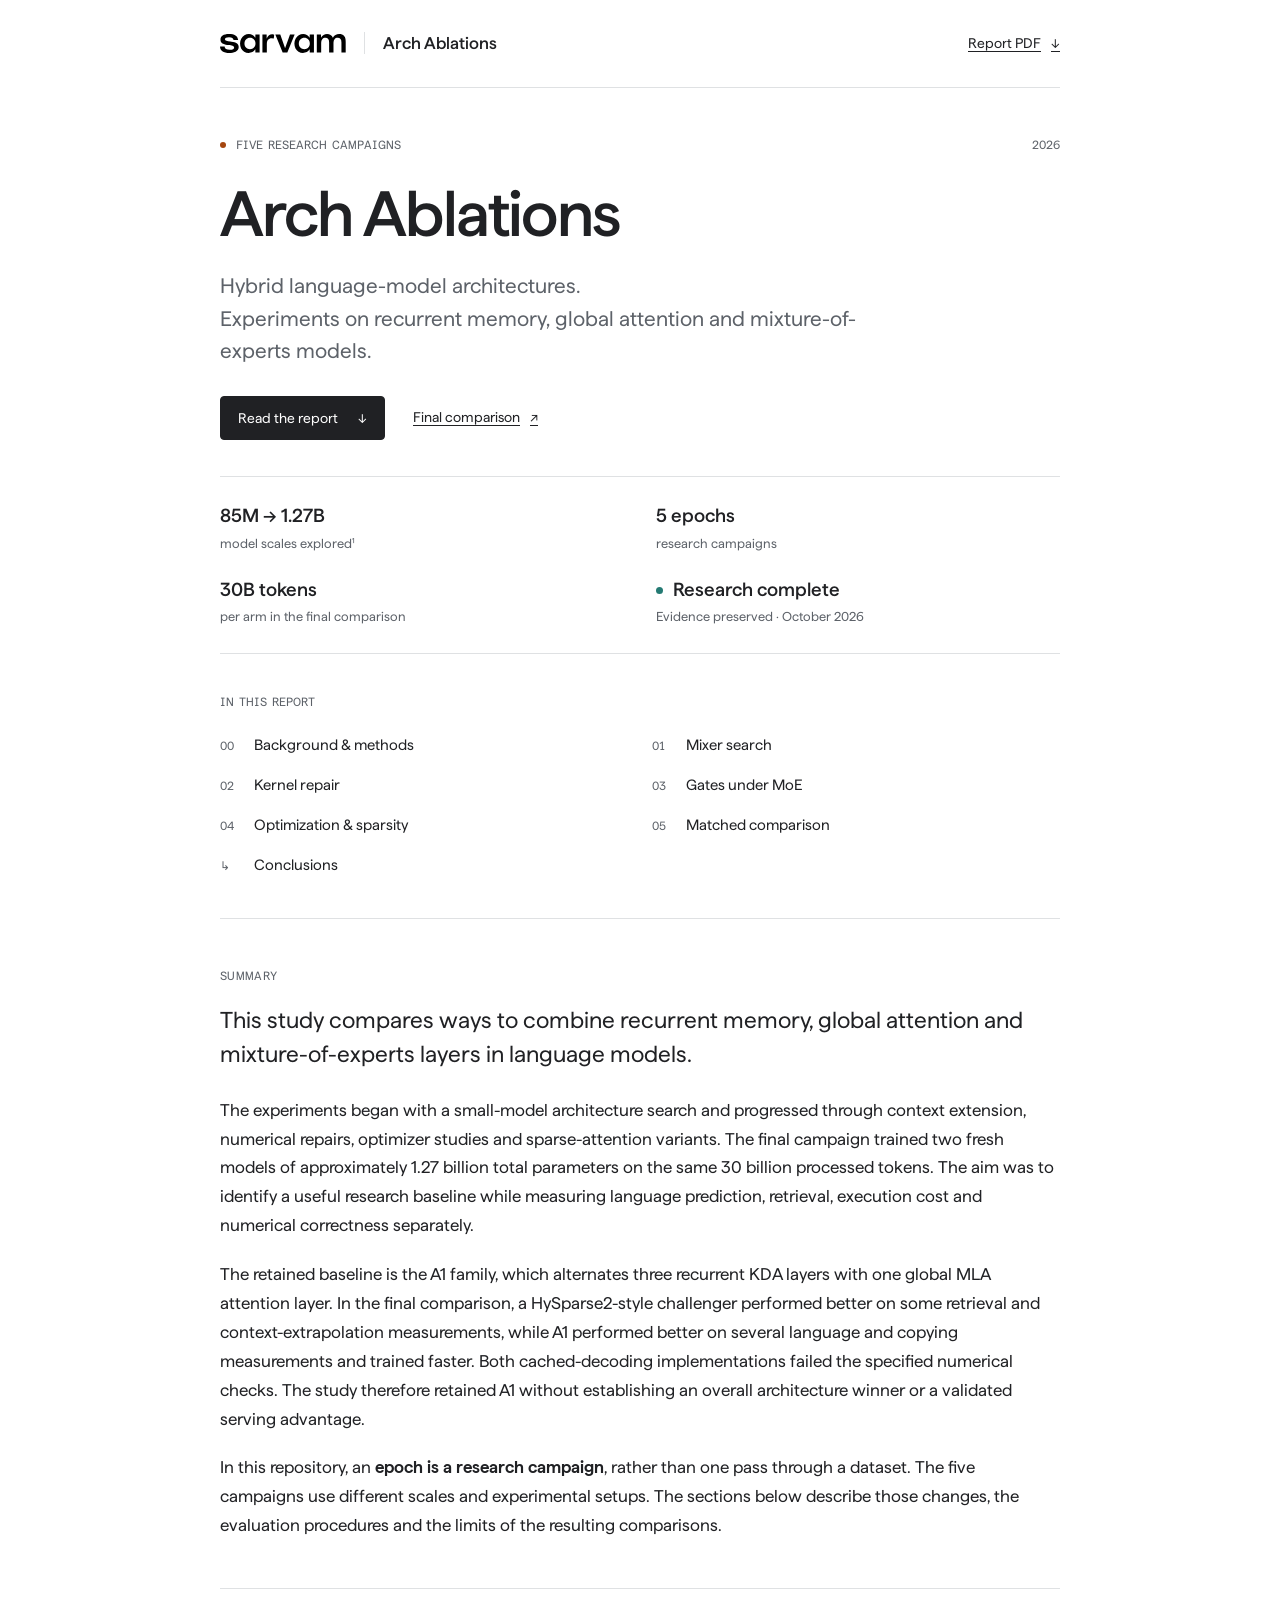
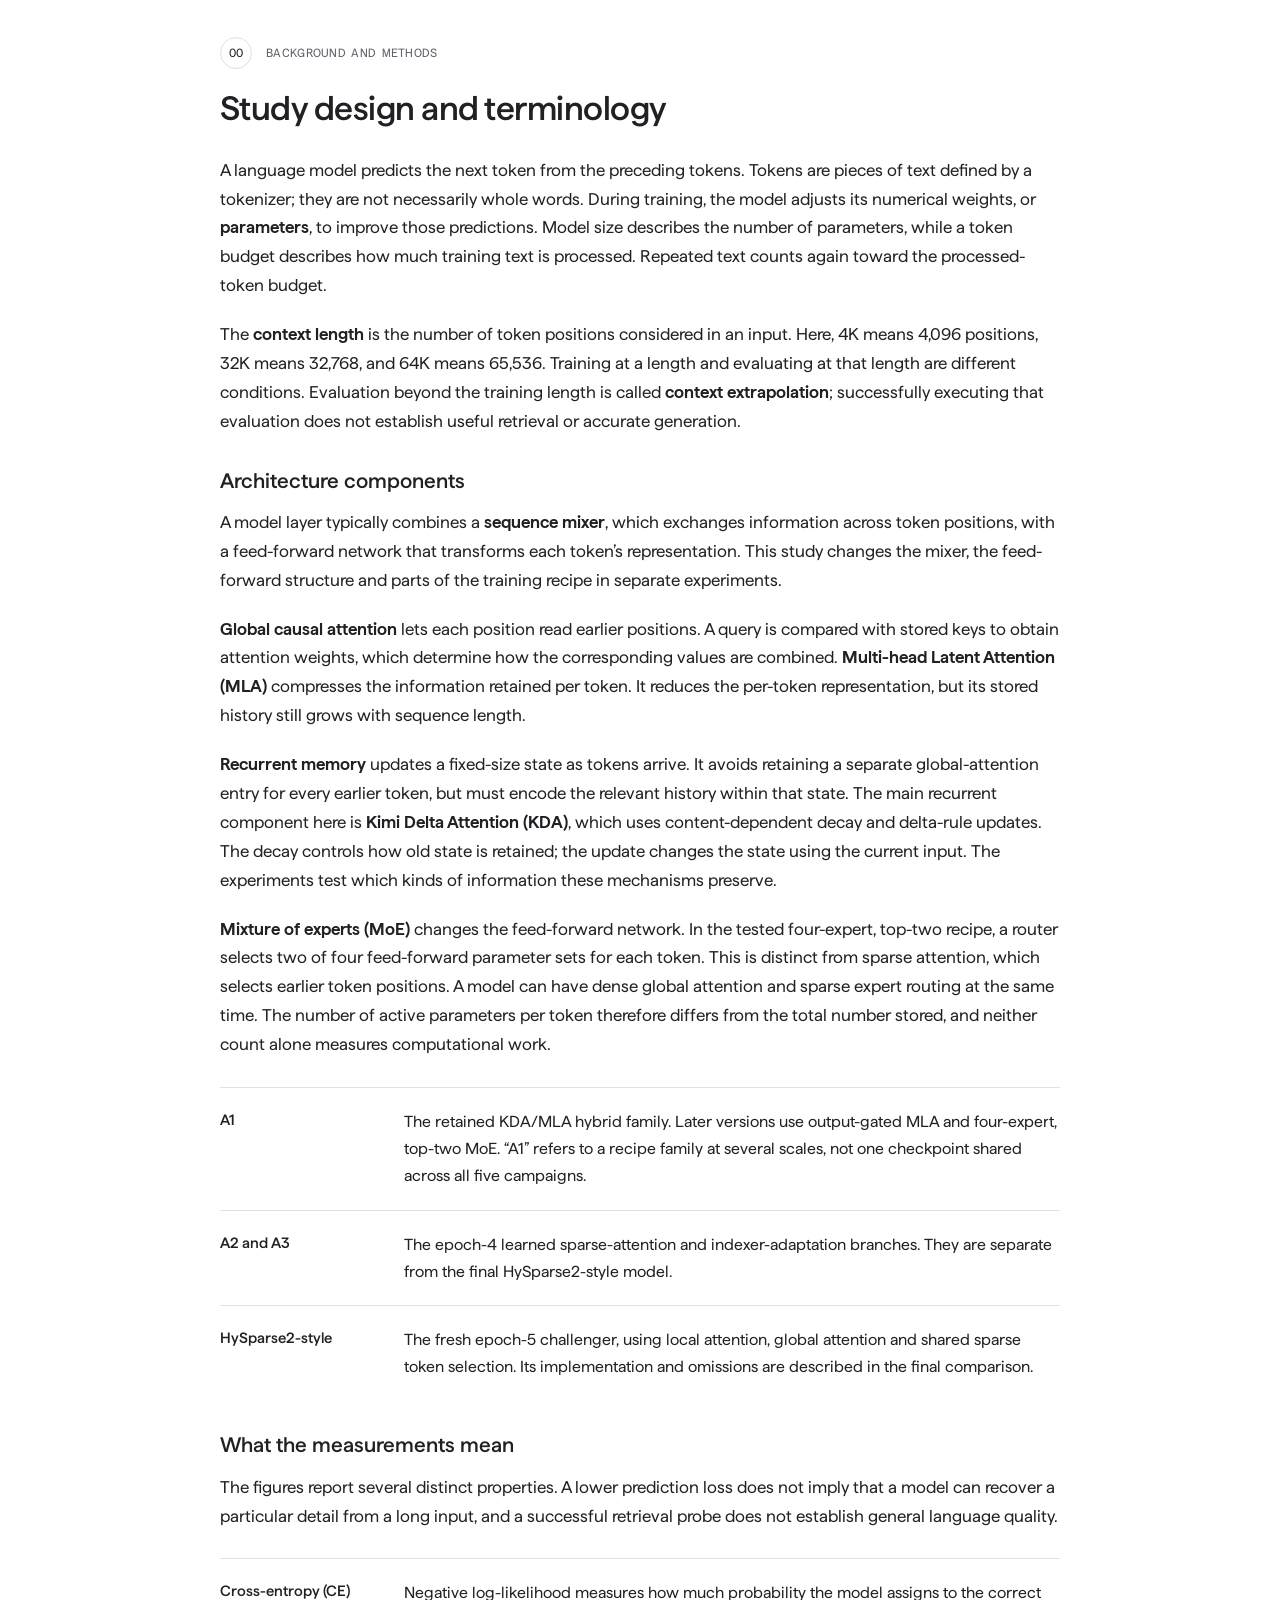
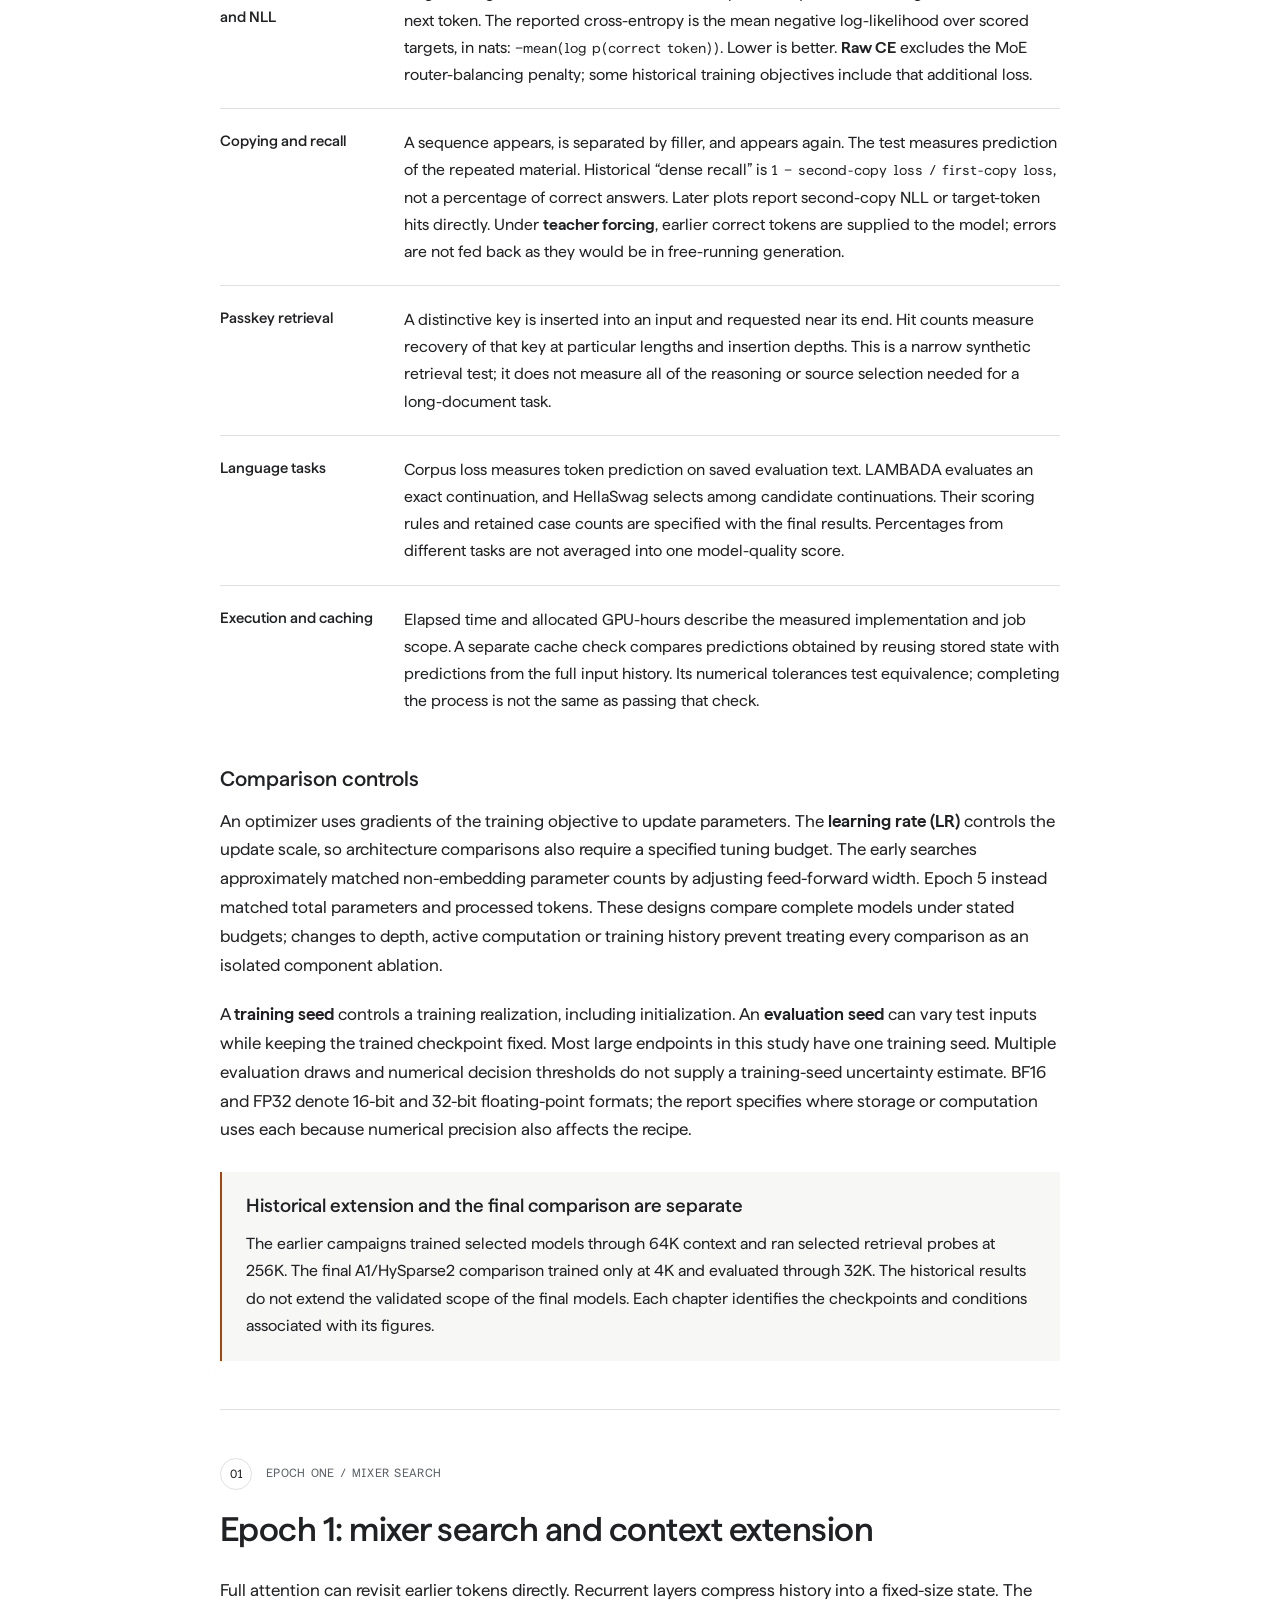
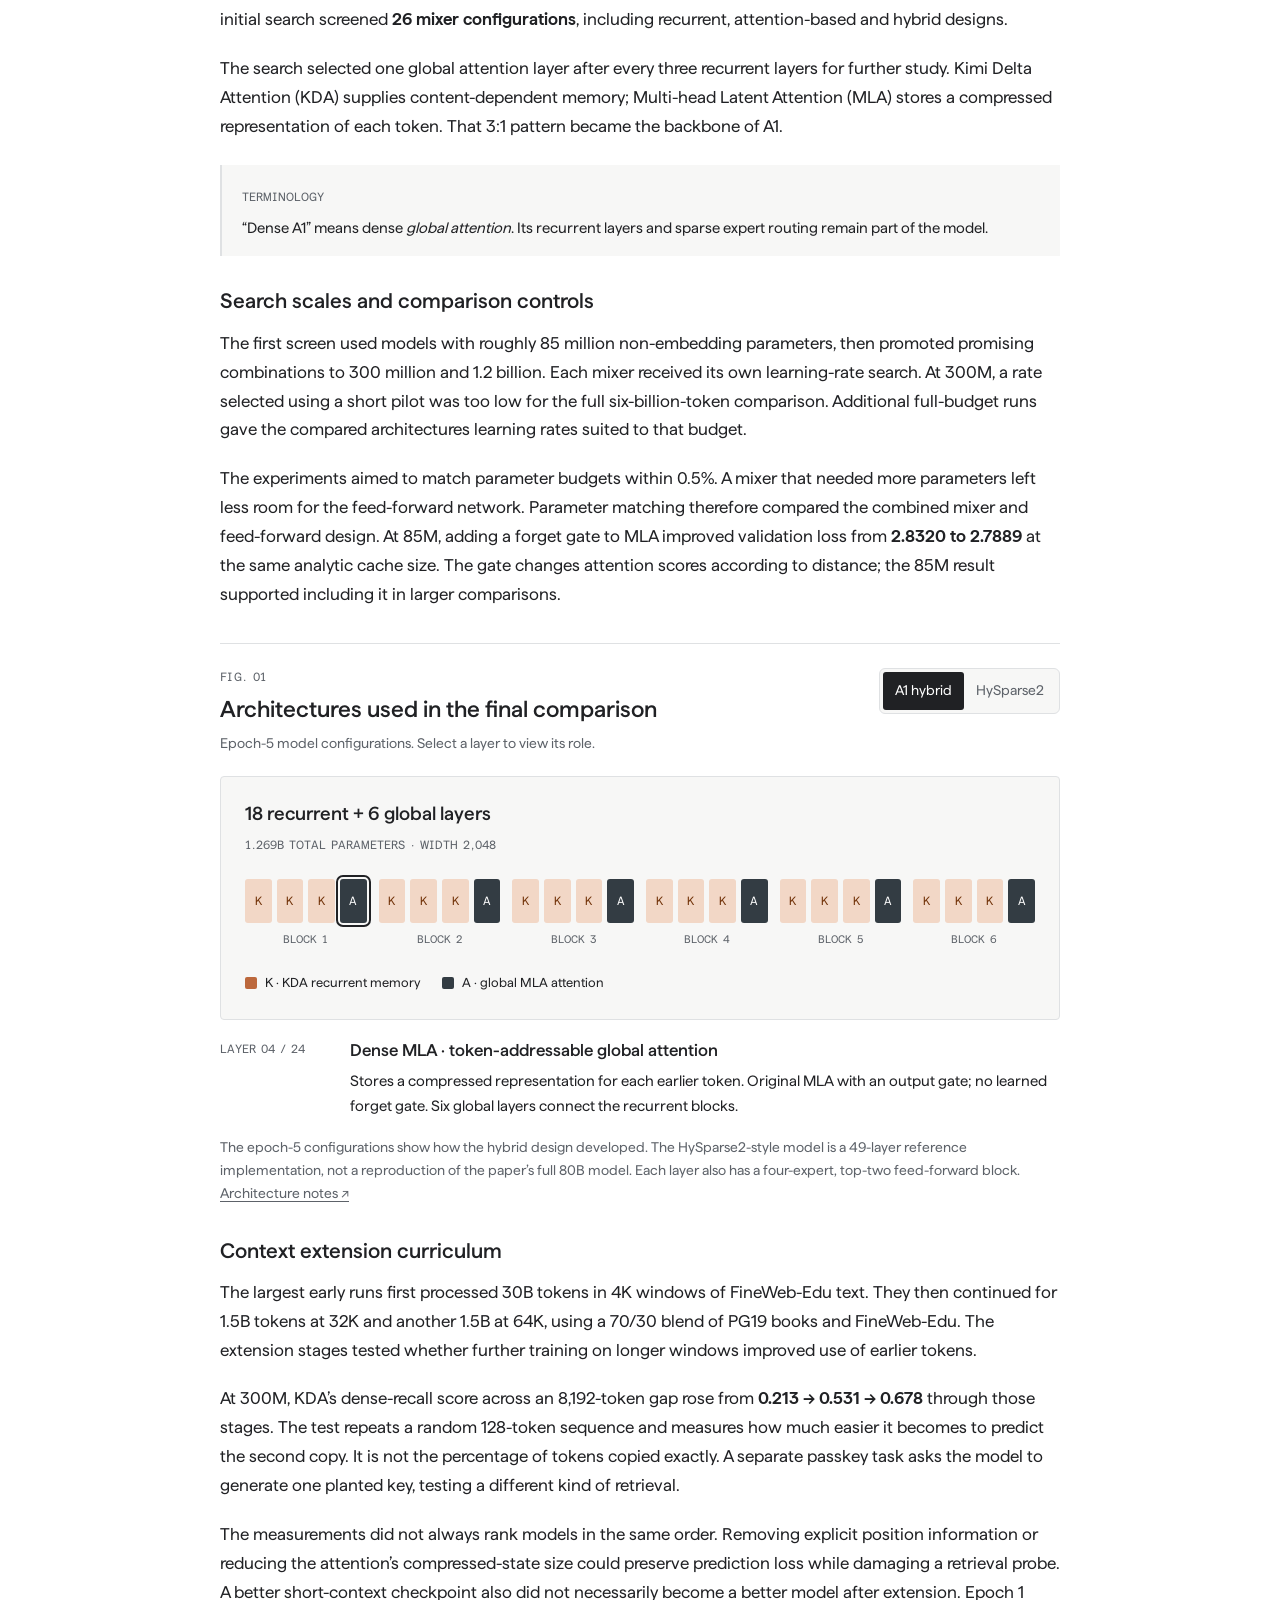
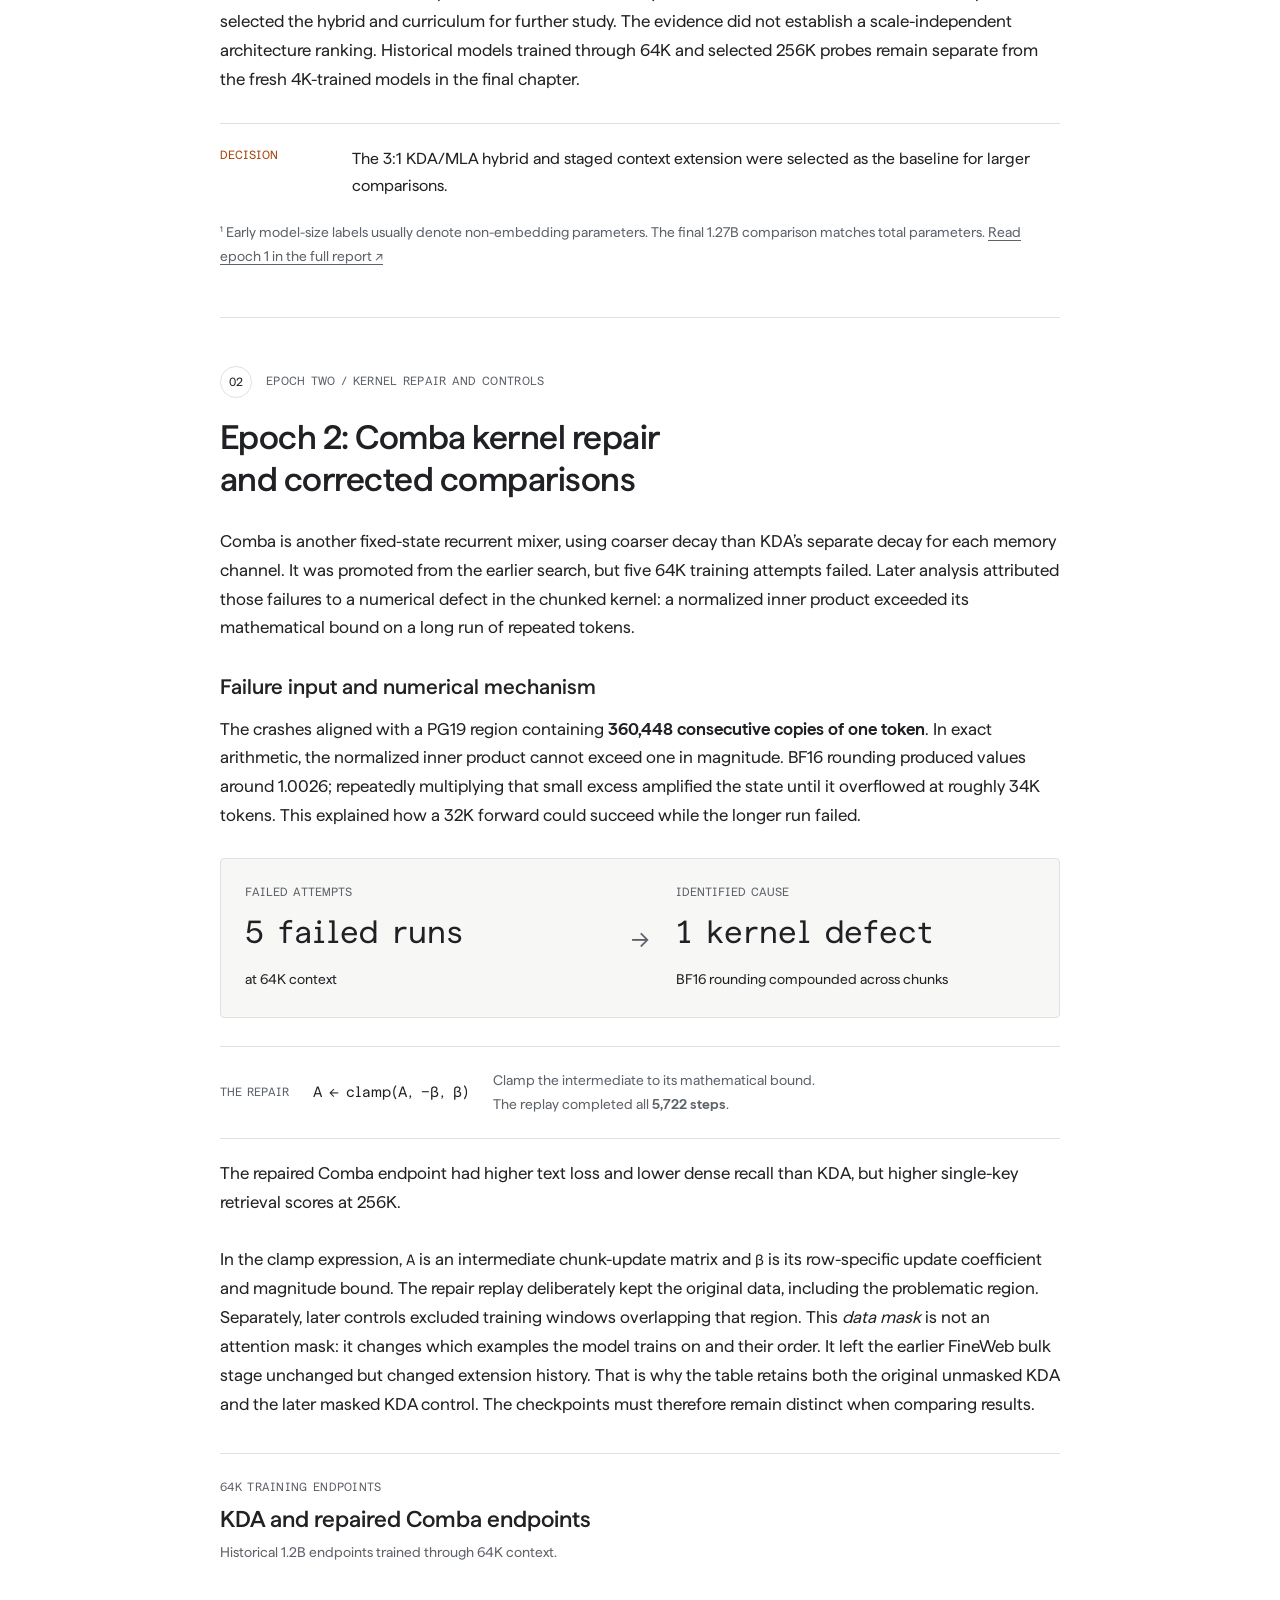
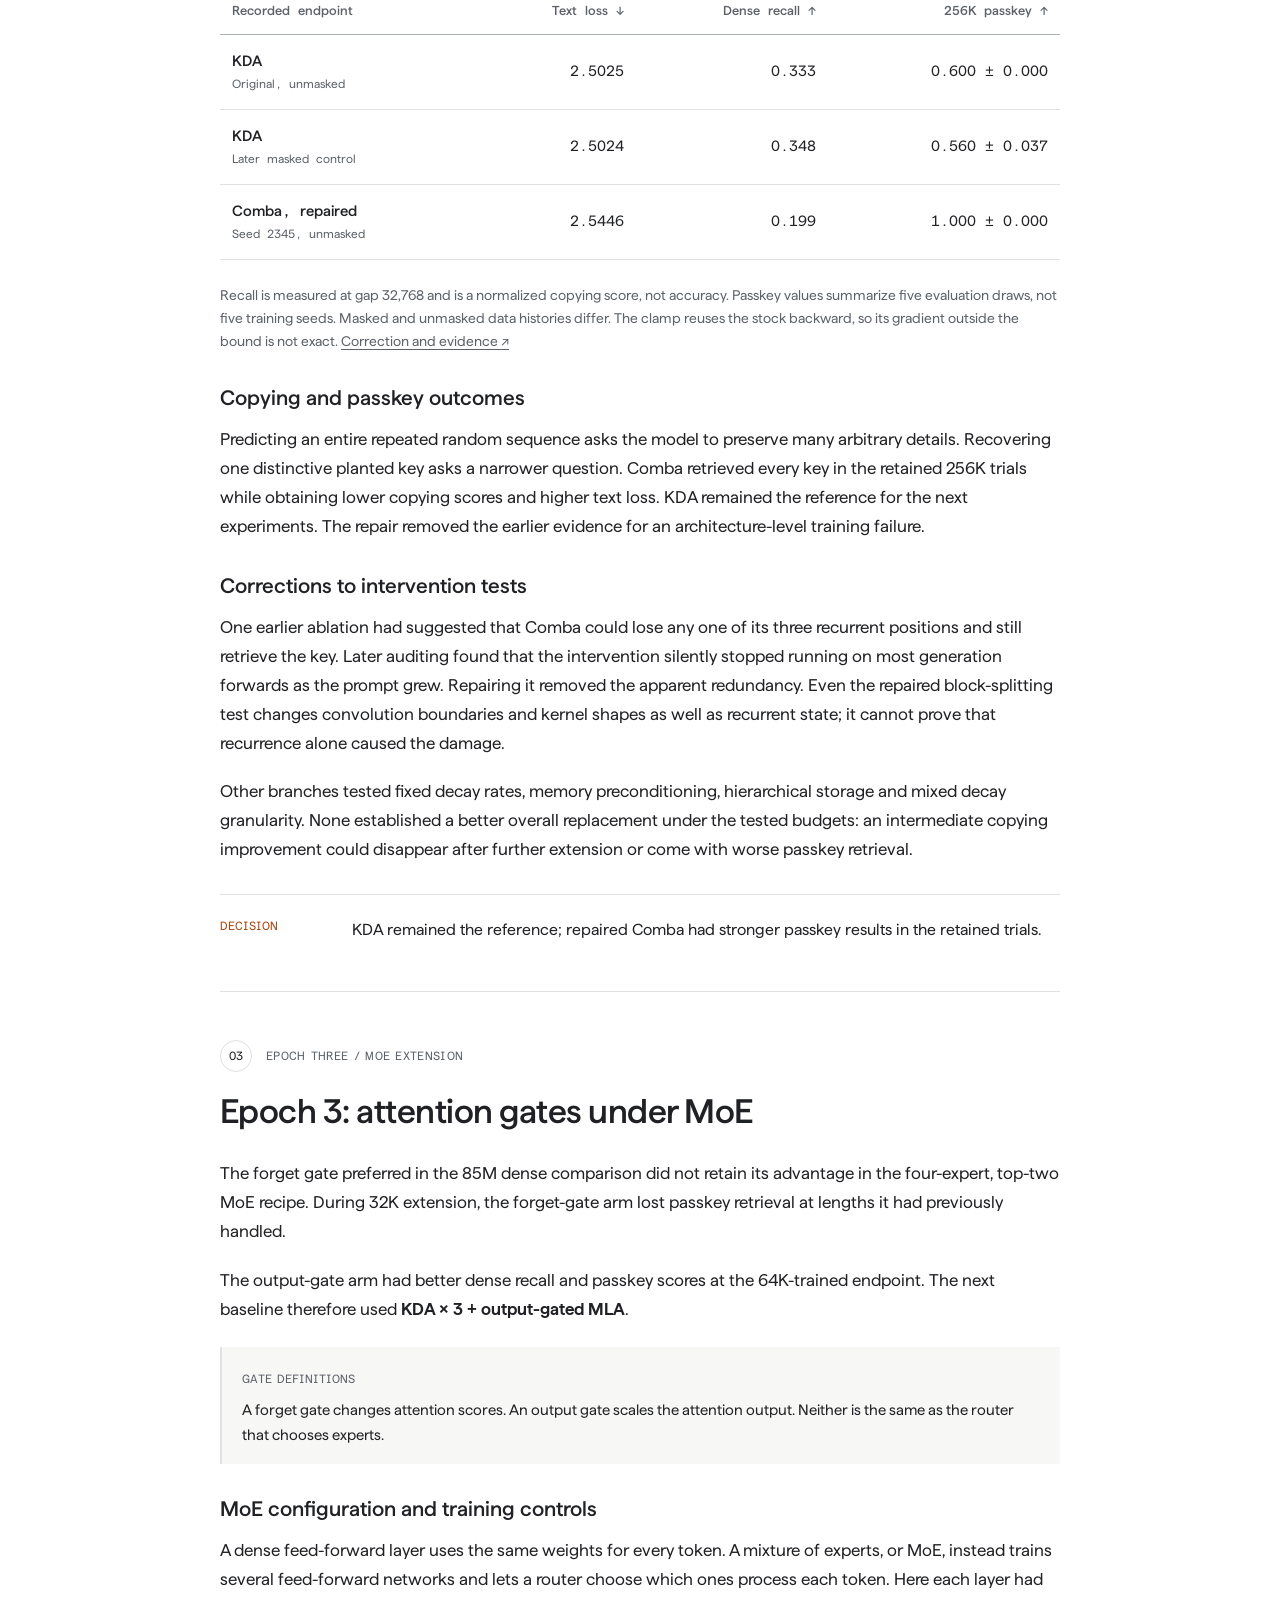
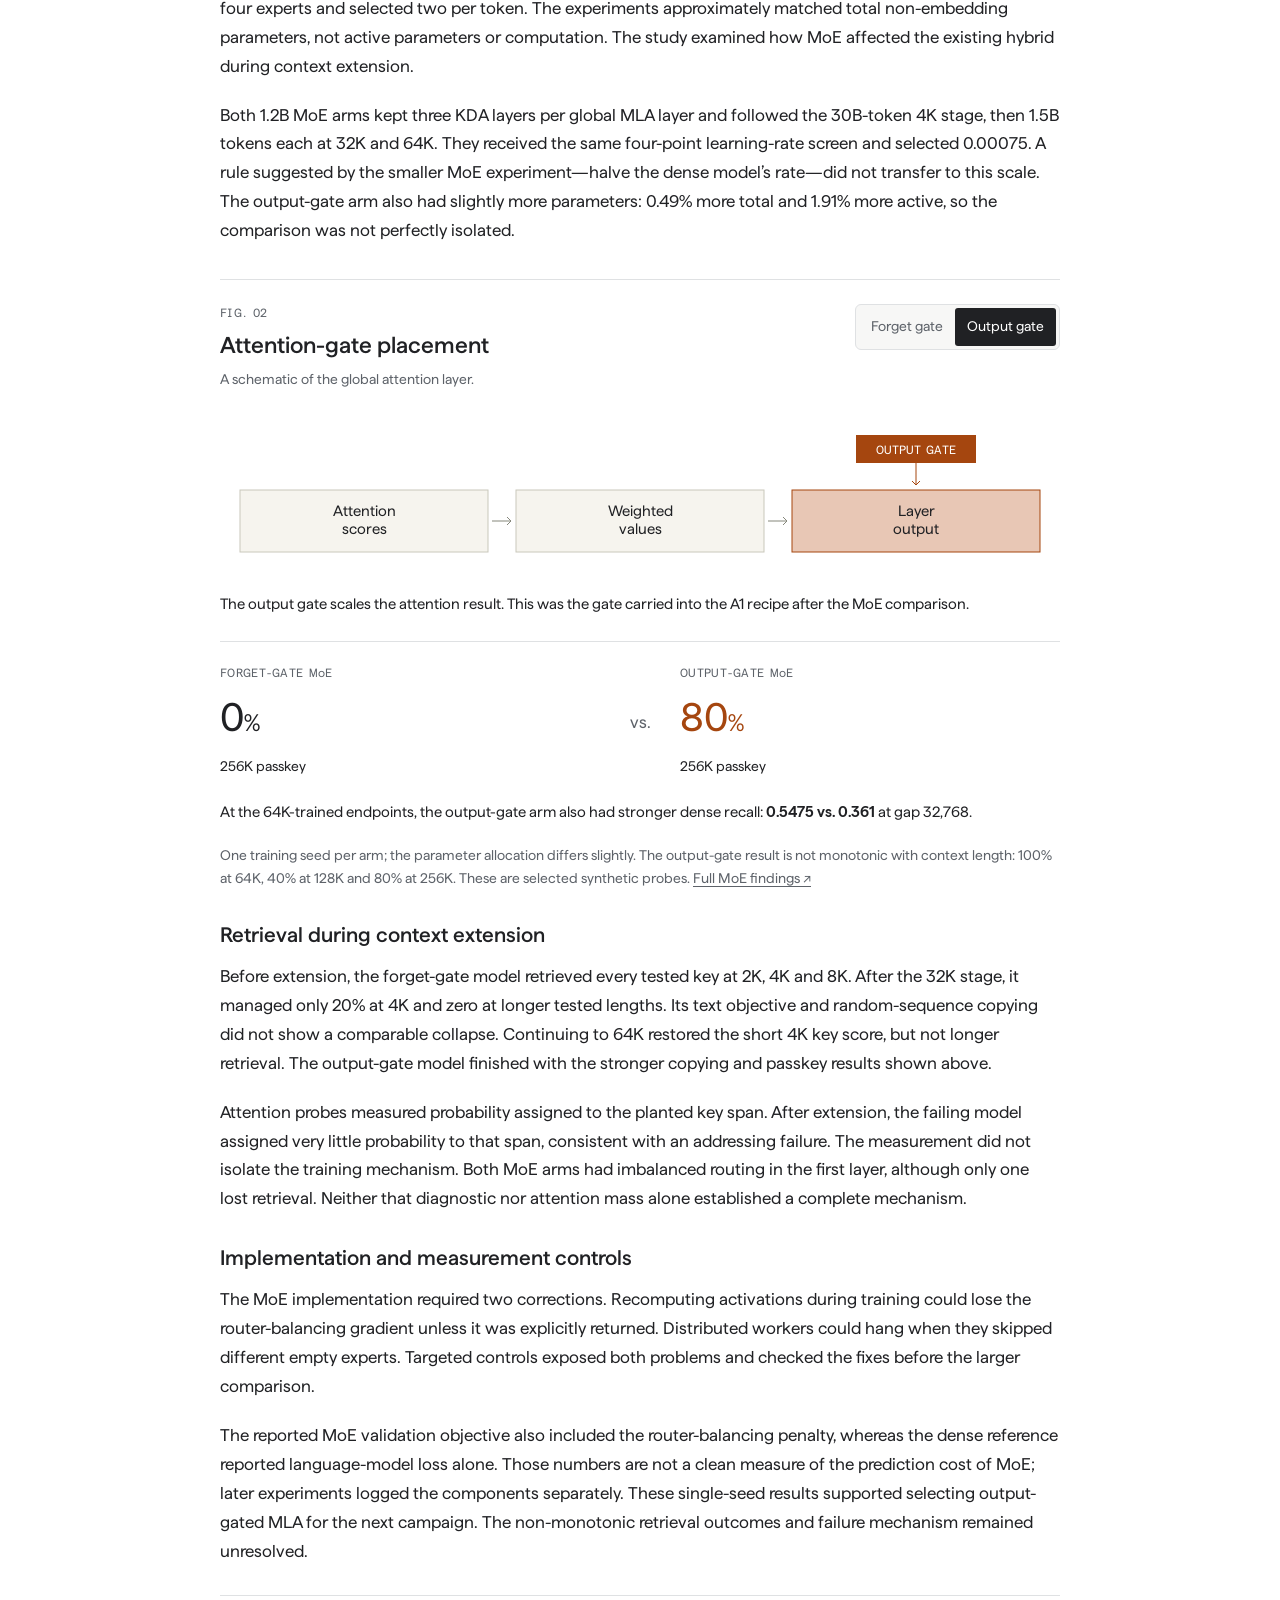
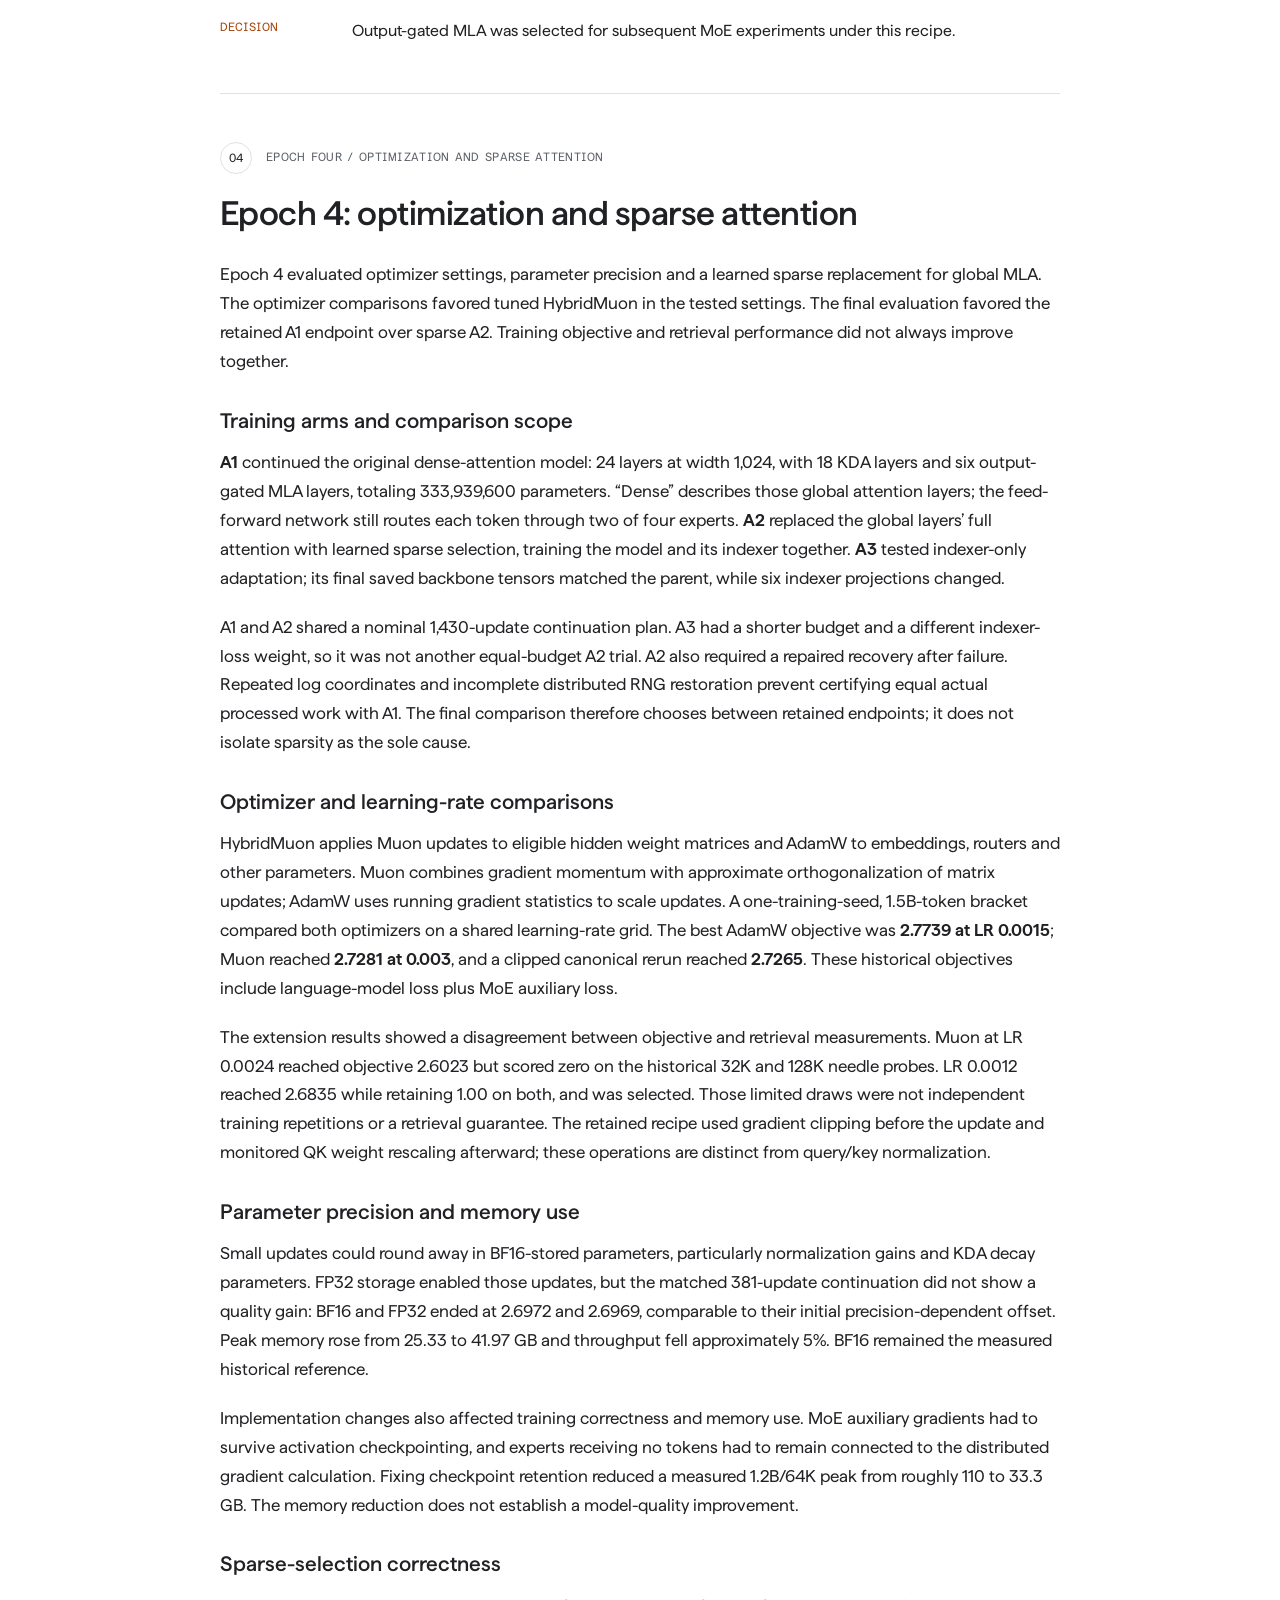
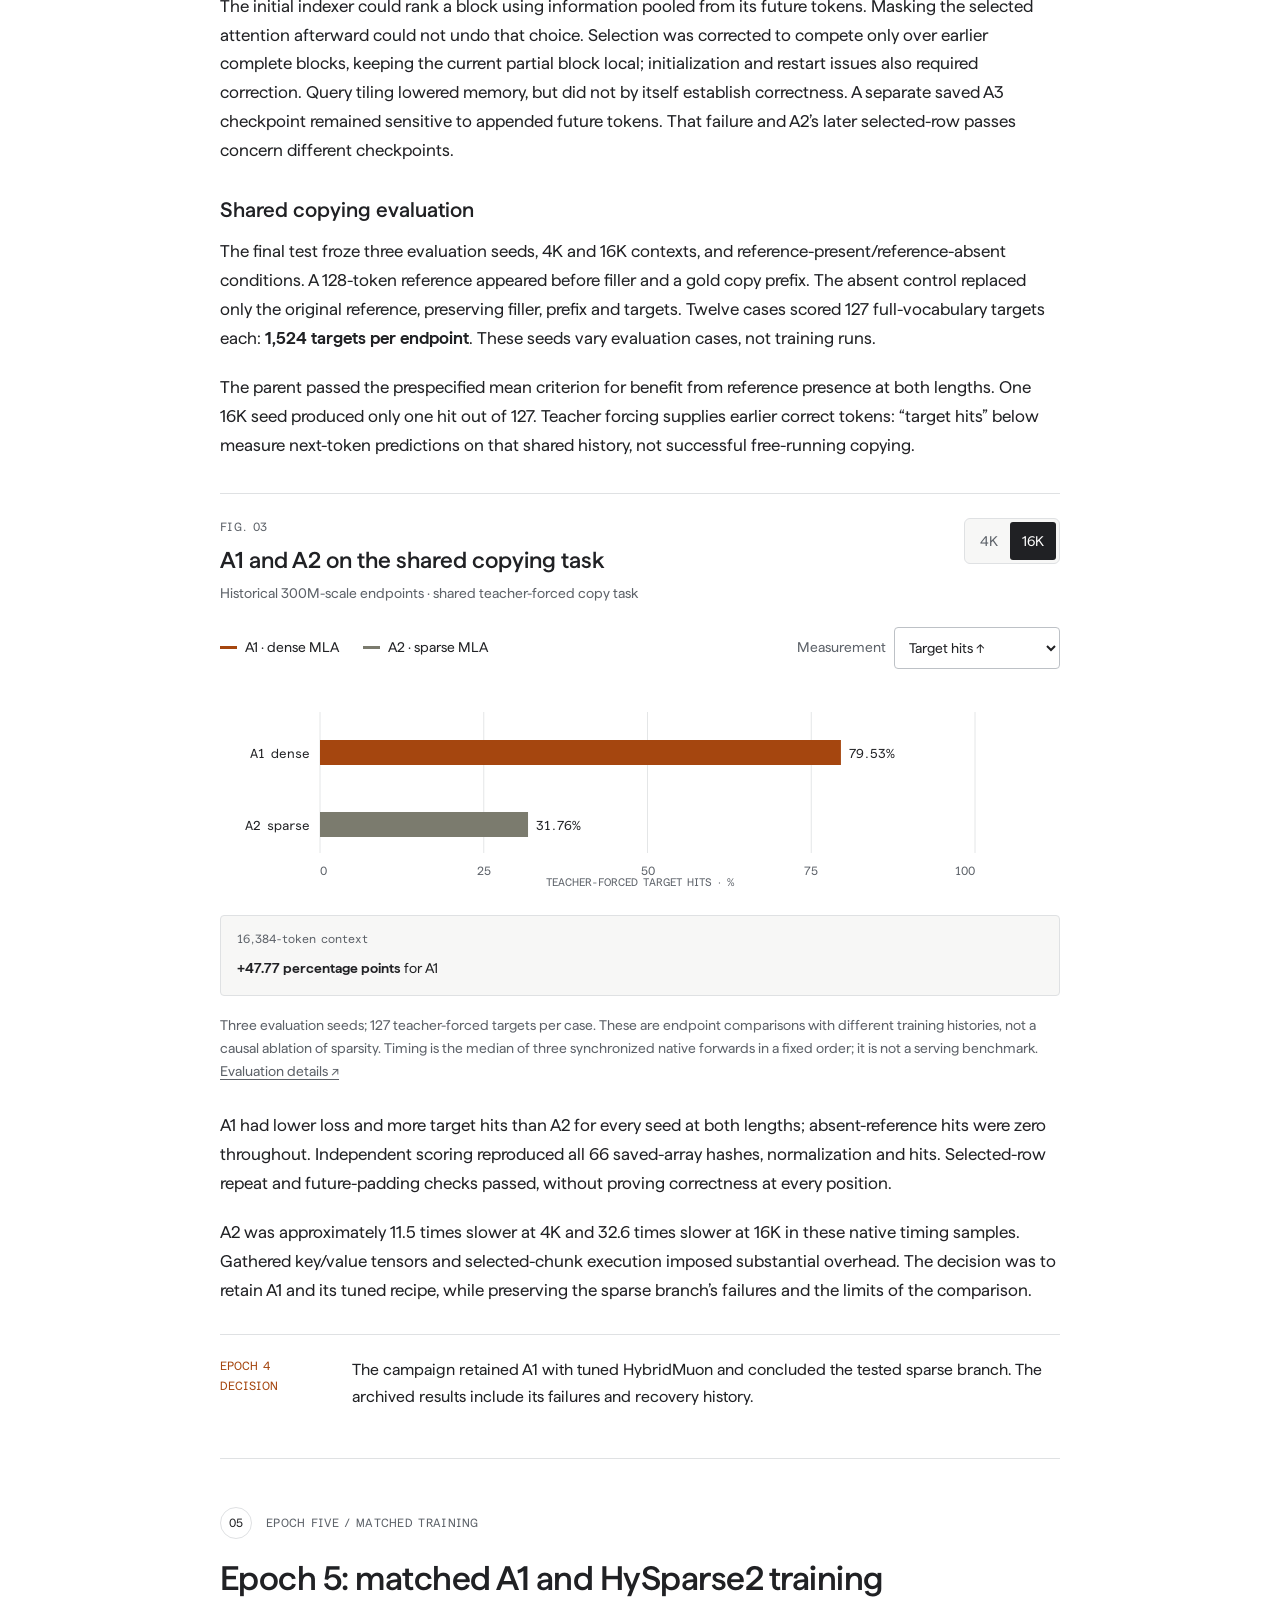
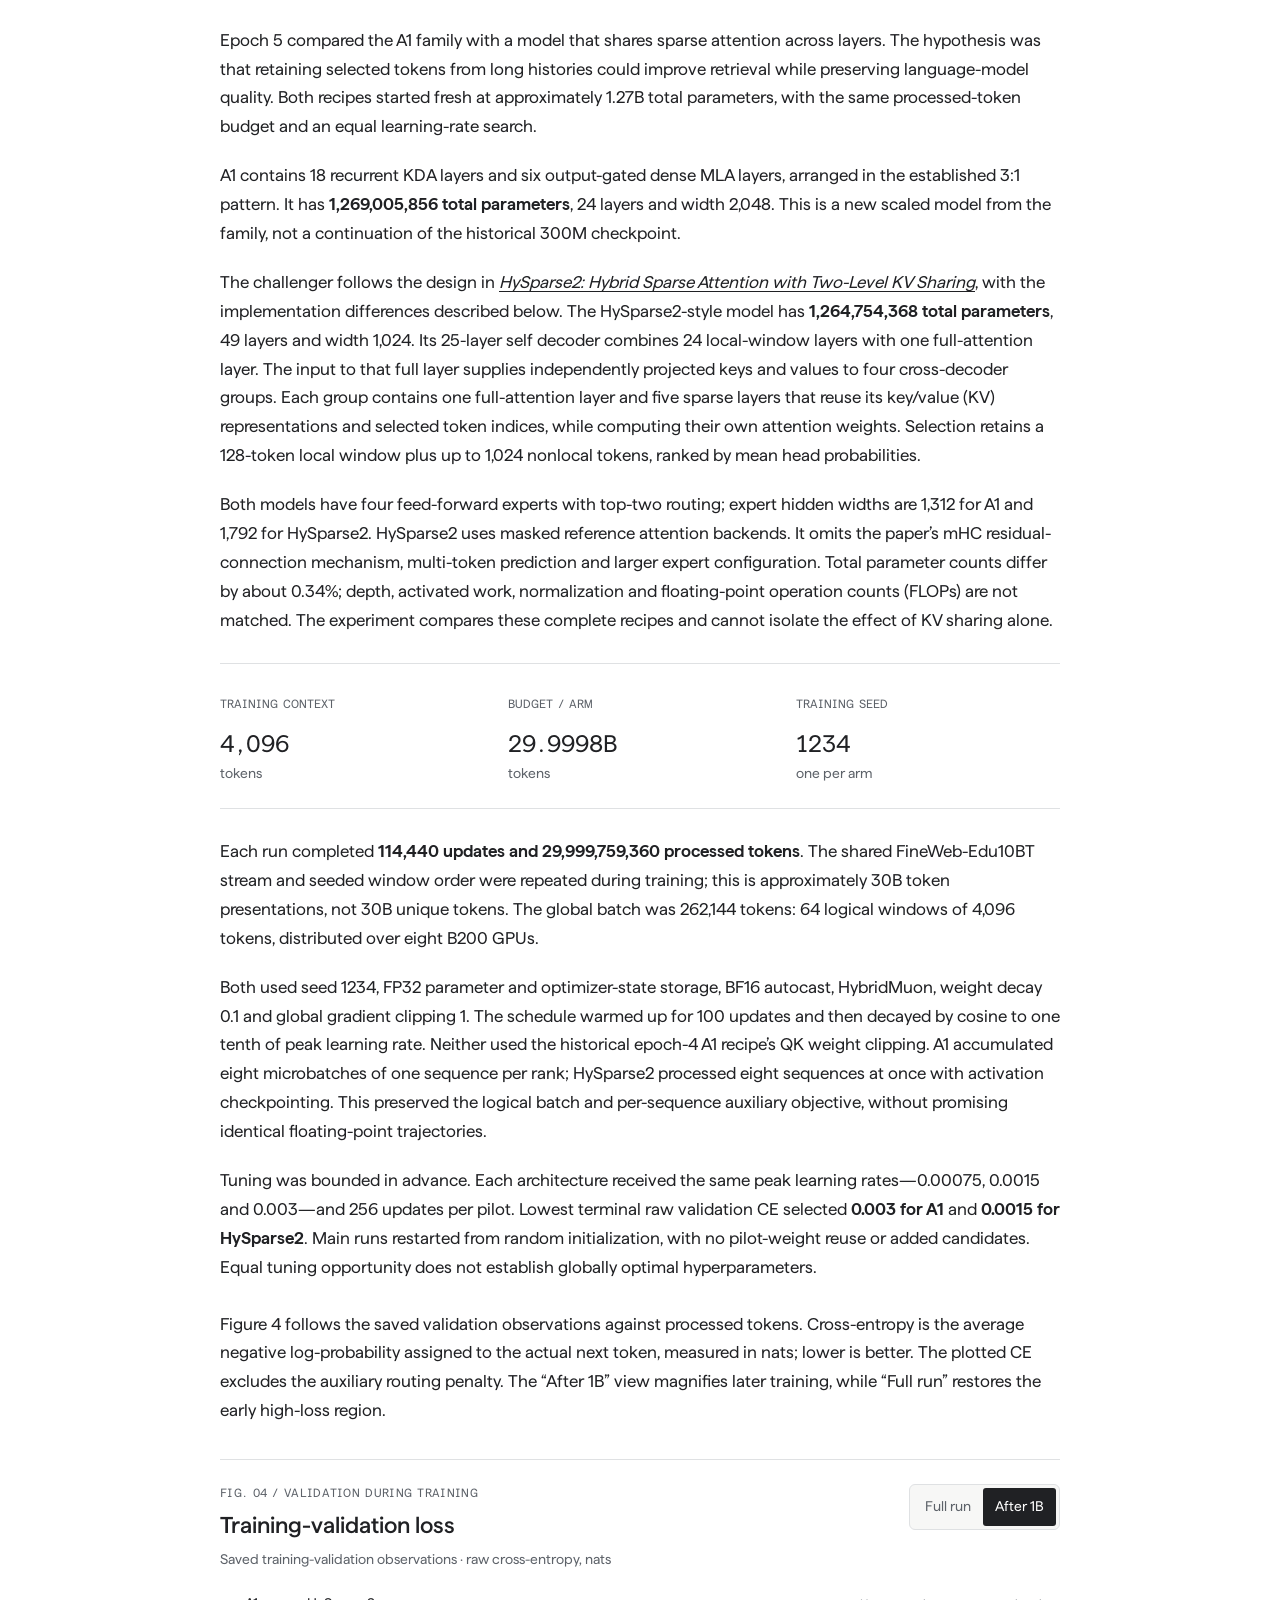
<file: index.html>
<!doctype html>
<html lang="en">
<head>
  <meta charset="utf-8">
  <meta name="viewport" content="width=device-width, initial-scale=1">
  <meta name="theme-color" content="#ffffff">
  <meta name="description" content="Five epochs of hybrid language-model research: recurrent memory, global attention, mixture of experts, and a matched 30B-token comparison. Explore the evidence, corrections, and trade-offs.">
  <meta property="og:title" content="Arch Ablations — Hybrid language-model research | Sarvam">
  <meta property="og:description" content="A technical account of five research campaigns on hybrid language-model architectures, methods and measured results.">
  <meta property="og:type" content="article">
  <meta property="og:url" content="https://rahul-sarvam.github.io/autoresearch-report/">
  <meta property="og:image" content="https://rahul-sarvam.github.io/autoresearch-report/assets/social-preview.png">
  <link rel="canonical" href="https://rahul-sarvam.github.io/autoresearch-report/">
  <title>Arch Ablations — Hybrid language-model research | Sarvam</title>
  <link rel="icon" href="assets/sarvam-mark.svg" type="image/svg+xml">
  <link rel="preload" href="assets/fonts/sarvam-matter-regular.woff2" as="font" type="font/woff2" crossorigin>
  <link rel="stylesheet" href="assets/fonts/sarvam-fonts.css">
  <link rel="stylesheet" href="styles.css">
  <script src="app.js" defer></script>
</head>
<body>
  <a class="skip-link" href="#main">Skip to the report</a>
  <div class="reading-progress" aria-hidden="true"><span id="reading-progress"></span></div>
  <header class="masthead">
    <div class="brand-lockup"><a class="sarvam-link" href="https://www.sarvam.ai/" aria-label="Sarvam website"><img src="assets/sarvam-logo.svg" width="202" height="32" alt="Sarvam"></a><span class="brand-divider" aria-hidden="true"></span><a class="wordmark" href="#top">Arch Ablations</a></div>
    <span class="masthead-center">TECHNICAL REPORT · 2026</span>
    <a class="text-link masthead-link" href="report.pdf"><span class="download-label">Report PDF</span><span aria-hidden="true">↓</span></a>
  </header>

  <main id="main">
    <section class="hero" id="top" aria-labelledby="hero-title">
      <div class="hero-kicker"><span class="small-dot"></span> FIVE RESEARCH CAMPAIGNS <span class="hero-year">2026</span></div>
      <div class="hero-grid">
        <div class="hero-main">
          <h1 id="hero-title">Arch Ablations</h1>
          <p class="hero-deck">Hybrid language-model architectures. <br>Experiments on recurrent memory, global attention<br class="desktop-break"> and mixture-of-experts models.</p>
          <div class="hero-actions"><a class="button primary" href="#reader-guide">Read the report <span aria-hidden="true">↓</span></a><a class="text-link" href="#epoch-5">Final comparison <span aria-hidden="true">↗</span></a></div>
        </div>
        <div class="hero-right">
          <div class="hero-annotation"><span class="mono">STUDY SCOPE</span><p>Architecture search, implementation corrections and a matched 30B-token comparison.</p></div>
          <div class="hero-art" aria-label="Schematic: three recurrent memory layers followed by one global attention layer">
            <svg viewBox="0 0 400 370" role="img" aria-labelledby="hero-art-title">
              <title id="hero-art-title">Mixer search: three recurrent layers, one global attention layer</title>
              <defs><pattern id="hero-grid" width="23" height="23" patternUnits="userSpaceOnUse"><circle cx="1" cy="1" r=".85" fill="#c6c3b8"/></pattern><marker id="hero-arrow" markerWidth="8" markerHeight="8" refX="5" refY="3" orient="auto"><path d="M0,0 L6,3 L0,6" fill="none" stroke="#c75635"/></marker></defs>
              <rect x="12" y="6" width="376" height="348" fill="url(#hero-grid)"/>
              <path d="M47 74H351M47 152H351M47 230H351M47 308H351" stroke="#dedad0"/>
              <path d="M72 74H323V152H72V230H323V308H72" fill="none" stroke="#c75635" stroke-width="2" marker-end="url(#hero-arrow)"/>
              <circle cx="199" cy="74" r="25" fill="#f6f4ee" stroke="#c75635" stroke-width="2"/><path d="M190 67a11 11 0 1 1-1 12m-1-8 2-5 5 1" fill="none" stroke="#c75635" stroke-width="1.8"/>
              <circle cx="199" cy="152" r="25" fill="#f6f4ee" stroke="#c75635" stroke-width="2"/><path d="M190 145a11 11 0 1 1-1 12m-1-8 2-5 5 1" fill="none" stroke="#c75635" stroke-width="1.8"/>
              <circle cx="199" cy="230" r="25" fill="#f6f4ee" stroke="#c75635" stroke-width="2"/><path d="M190 223a11 11 0 1 1-1 12m-1-8 2-5 5 1" fill="none" stroke="#c75635" stroke-width="1.8"/>
              <rect x="173" y="284" width="52" height="48" rx="2" fill="#272924"/><path d="M184 297h30m-30 7h30m-30 7h30m-30 7h30" stroke="#f6f4ee" opacity=".8"/>
              <text x="28" y="78" class="hero-svg-index">01</text><text x="28" y="156" class="hero-svg-index">02</text><text x="28" y="234" class="hero-svg-index">03</text><text x="28" y="312" class="hero-svg-index">04</text>
              <text x="242" y="68" class="hero-svg-text">RECURRENT</text><text x="242" y="83" class="hero-svg-text">MEMORY</text><text x="242" y="304" class="hero-svg-text">GLOBAL</text><text x="242" y="319" class="hero-svg-text">ATTENTION</text>
            </svg>
            <div class="hero-art-caption"><span class="mono">3 : 1</span><span>Recurrent layers per global<br>attention layer in the A1 family.</span></div>
          </div>
        </div>
      </div>
      <div class="hero-foot"><span>85M → 1.27B <small>model scales explored¹</small></span><span>5 epochs <small>research campaigns</small></span><span>30B tokens <small>per arm in the final comparison</small></span><span class="hero-status"><i></i> Research complete<small>Evidence preserved · October 2026</small></span></div>
    </section>

    <div class="report-layout">
      <aside class="chapter-rail" aria-label="Report navigation">
        <div class="rail-inner"><span class="mono rail-title">IN THIS REPORT</span><nav id="chapter-nav"><a href="#reader-guide" class="active"><span>00</span>Background & methods</a><a href="#epoch-1"><span>01</span>Mixer search</a><a href="#epoch-2"><span>02</span>Kernel repair</a><a href="#epoch-3"><span>03</span>Gates under MoE</a><a href="#epoch-4"><span>04</span>Optimization & sparsity</a><a href="#epoch-5"><span>05</span>Matched comparison</a><a href="#conclusion"><span>↳</span>Conclusions</a></nav><div class="rail-footer"><span class="mono">THE RESEARCH RECORD</span><a href="report.pdf">Companion PDF <span aria-hidden="true">↗</span></a><a href="data.json" download>Download figure data <span aria-hidden="true">↓</span></a><span class="rail-reading" id="reading-label">At the beginning</span></div></div>
      </aside>
      <div class="report-content">
<section class="opening-note" aria-label="Report summary">
  <p class="eyebrow">SUMMARY</p>
  <p>This study compares ways to combine recurrent memory, global attention and mixture-of-experts layers in language models.</p>
  <div class="prose opening-context">
    <p>The experiments began with a small-model architecture search and progressed through context extension, numerical repairs, optimizer studies and sparse-attention variants. The final campaign trained two fresh models of approximately 1.27 billion total parameters on the same 30 billion processed tokens. The aim was to identify a useful research baseline while measuring language prediction, retrieval, execution cost and numerical correctness separately.</p>
    <p>The retained baseline is the A1 family, which alternates three recurrent KDA layers with one global MLA attention layer. In the final comparison, a HySparse2-style challenger performed better on some retrieval and context-extrapolation measurements, while A1 performed better on several language and copying measurements and trained faster. Both cached-decoding implementations failed the specified numerical checks. The study therefore retained A1 without establishing an overall architecture winner or a validated serving advantage.</p>
    <p>In this repository, an <strong>epoch is a research campaign</strong>, rather than one pass through a dataset. The five campaigns use different scales and experimental setups. The sections below describe those changes, the evaluation procedures and the limits of the resulting comparisons.</p>
  </div>
</section>

<section id="reader-guide" class="chapter reader-guide" aria-labelledby="reader-guide-title">
  <div class="chapter-heading"><span class="chapter-number">00</span><span class="eyebrow">BACKGROUND AND METHODS</span></div>
  <h2 id="reader-guide-title">Study design and terminology</h2>
  <div class="prose">
    <p>A language model predicts the next token from the preceding tokens. Tokens are pieces of text defined by a tokenizer; they are not necessarily whole words. During training, the model adjusts its numerical weights, or <strong>parameters</strong>, to improve those predictions. Model size describes the number of parameters, while a token budget describes how much training text is processed. Repeated text counts again toward the processed-token budget.</p>
    <p>The <strong>context length</strong> is the number of token positions considered in an input. Here, 4K means 4,096 positions, 32K means 32,768, and 64K means 65,536. Training at a length and evaluating at that length are different conditions. Evaluation beyond the training length is called <strong>context extrapolation</strong>; successfully executing that evaluation does not establish useful retrieval or accurate generation.</p>
    <h3>Architecture components</h3>
    <p>A model layer typically combines a <strong>sequence mixer</strong>, which exchanges information across token positions, with a feed-forward network that transforms each token’s representation. This study changes the mixer, the feed-forward structure and parts of the training recipe in separate experiments.</p>
    <p><strong>Global causal attention</strong> lets each position read earlier positions. A query is compared with stored keys to obtain attention weights, which determine how the corresponding values are combined. <strong>Multi-head Latent Attention (MLA)</strong> compresses the information retained per token. It reduces the per-token representation, but its stored history still grows with sequence length.</p>
    <p><strong>Recurrent memory</strong> updates a fixed-size state as tokens arrive. It avoids retaining a separate global-attention entry for every earlier token, but must encode the relevant history within that state. The main recurrent component here is <strong>Kimi Delta Attention (KDA)</strong>, which uses content-dependent decay and delta-rule updates. The decay controls how old state is retained; the update changes the state using the current input. The experiments test which kinds of information these mechanisms preserve.</p>
    <p><strong>Mixture of experts (MoE)</strong> changes the feed-forward network. In the tested four-expert, top-two recipe, a router selects two of four feed-forward parameter sets for each token. This is distinct from sparse attention, which selects earlier token positions. A model can have dense global attention and sparse expert routing at the same time. The number of active parameters per token therefore differs from the total number stored, and neither count alone measures computational work.</p>
  </div>
  <dl class="term-guide" aria-label="Model names used in this report">
    <div><dt>A1</dt><dd>The retained KDA/MLA hybrid family. Later versions use output-gated MLA and four-expert, top-two MoE. “A1” refers to a recipe family at several scales, not one checkpoint shared across all five campaigns.</dd></div>
    <div><dt>A2 and A3</dt><dd>The epoch-4 learned sparse-attention and indexer-adaptation branches. They are separate from the final HySparse2-style model.</dd></div>
    <div><dt>HySparse2-style</dt><dd>The fresh epoch-5 challenger, using local attention, global attention and shared sparse token selection. Its implementation and omissions are described in the final comparison.</dd></div>
  </dl>
  <div class="prose">
    <h3>What the measurements mean</h3>
    <p>The figures report several distinct properties. A lower prediction loss does not imply that a model can recover a particular detail from a long input, and a successful retrieval probe does not establish general language quality.</p>
  </div>
  <dl class="measurement-guide">
    <div><dt>Cross-entropy (CE)<br>and NLL</dt><dd>Negative log-likelihood measures how much probability the model assigns to the correct next token. The reported cross-entropy is the mean negative log-likelihood over scored targets, in nats: <code>−mean(log p(correct token))</code>. Lower is better. <strong>Raw CE</strong> excludes the MoE router-balancing penalty; some historical training objectives include that additional loss.</dd></div>
    <div><dt>Copying and recall</dt><dd>A sequence appears, is separated by filler, and appears again. The test measures prediction of the repeated material. Historical “dense recall” is <code>1 − second-copy loss / first-copy loss</code>, not a percentage of correct answers. Later plots report second-copy NLL or target-token hits directly. Under <strong>teacher forcing</strong>, earlier correct tokens are supplied to the model; errors are not fed back as they would be in free-running generation.</dd></div>
    <div><dt>Passkey retrieval</dt><dd>A distinctive key is inserted into an input and requested near its end. Hit counts measure recovery of that key at particular lengths and insertion depths. This is a narrow synthetic retrieval test; it does not measure all of the reasoning or source selection needed for a long-document task.</dd></div>
    <div><dt>Language tasks</dt><dd>Corpus loss measures token prediction on saved evaluation text. LAMBADA evaluates an exact continuation, and HellaSwag selects among candidate continuations. Their scoring rules and retained case counts are specified with the final results. Percentages from different tasks are not averaged into one model-quality score.</dd></div>
    <div><dt>Execution and caching</dt><dd>Elapsed time and allocated GPU-hours describe the measured implementation and job scope. A separate cache check compares predictions obtained by reusing stored state with predictions from the full input history. Its numerical tolerances test equivalence; completing the process is not the same as passing that check.</dd></div>
  </dl>
  <div class="prose">
    <h3>Comparison controls</h3>
    <p>An optimizer uses gradients of the training objective to update parameters. The <strong>learning rate (LR)</strong> controls the update scale, so architecture comparisons also require a specified tuning budget. The early searches approximately matched non-embedding parameter counts by adjusting feed-forward width. Epoch 5 instead matched total parameters and processed tokens. These designs compare complete models under stated budgets; changes to depth, active computation or training history prevent treating every comparison as an isolated component ablation.</p>
    <p>A <strong>training seed</strong> controls a training realization, including initialization. An <strong>evaluation seed</strong> can vary test inputs while keeping the trained checkpoint fixed. Most large endpoints in this study have one training seed. Multiple evaluation draws and numerical decision thresholds do not supply a training-seed uncertainty estimate. BF16 and FP32 denote 16-bit and 32-bit floating-point formats; the report specifies where storage or computation uses each because numerical precision also affects the recipe.</p>
  </div>
  <aside class="method-note" aria-label="Context-length scope">
    <h3>Historical extension and the final comparison are separate</h3>
    <p>The earlier campaigns trained selected models through 64K context and ran selected retrieval probes at 256K. The final A1/HySparse2 comparison trained only at 4K and evaluated through 32K. The historical results do not extend the validated scope of the final models. Each chapter identifies the checkpoints and conditions associated with its figures.</p>
  </aside>
</section>


        <section id="epoch-1" class="chapter" aria-labelledby="chapter-1-title">
          <div class="chapter-heading"><span class="chapter-number">01</span><span class="eyebrow">EPOCH ONE / MIXER SEARCH</span></div>
          <h2 id="chapter-1-title">Epoch 1: mixer search and context extension</h2>
          <div class="intro-columns"><div class="prose"><p>Full attention can revisit earlier tokens directly. Recurrent layers compress history into a fixed-size state. The initial search screened <strong>26 mixer configurations</strong>, including recurrent, attention-based and hybrid designs.</p><p>The search selected one global attention layer after every three recurrent layers for further study. Kimi Delta Attention <span class="term">(KDA)</span> supplies content-dependent memory; Multi-head Latent Attention <span class="term">(MLA)</span> stores a compressed representation of each token. That 3:1 pattern became the backbone of A1.</p></div><aside class="margin-note"><span class="mono">TERMINOLOGY</span><p>“Dense A1” means dense <em>global attention</em>. Its recurrent layers and sparse expert routing remain part of the model.</p></aside></div>
          <div class="prose">
            <h3>Search scales and comparison controls</h3>
            <p>The first screen used models with roughly 85 million non-embedding parameters, then promoted promising combinations to 300 million and 1.2 billion. Each mixer received its own learning-rate search. At 300M, a rate selected using a short pilot was too low for the full six-billion-token comparison. Additional full-budget runs gave the compared architectures learning rates suited to that budget.</p>
            <p>The experiments aimed to match parameter budgets within 0.5%. A mixer that needed more parameters left less room for the feed-forward network. Parameter matching therefore compared the combined mixer and feed-forward design. At 85M, adding a forget gate to MLA improved validation loss from <strong>2.8320 to 2.7889</strong> at the same analytic cache size. The gate changes attention scores according to distance; the 85M result supported including it in larger comparisons.</p>
          </div>
          <figure class="figure architecture-figure">
            <div class="figure-heading"><div><span class="figure-index">FIG. 01</span><h3>Architectures used in the final comparison</h3><p class="figure-subtitle">Epoch-5 model configurations. Select a layer to view its role.</p></div><div class="segmented" role="group" aria-label="Architecture"><button class="selected" data-architecture="a1" aria-pressed="true">A1 hybrid</button><button data-architecture="hysparse2" aria-pressed="false">HySparse2</button></div></div>
            <div id="architecture-diagram" class="architecture-diagram"></div>
            <div class="layer-detail" id="layer-detail" aria-live="polite"></div>
            <figcaption><span class="figure-note">The epoch-5 configurations show how the hybrid design developed.</span> The HySparse2-style model is a 49-layer reference implementation, not a reproduction of the paper’s full 80B model. Each layer also has a four-expert, top-two feed-forward block. <a class="source-link" href="report.html#5-epoch-5-fresh-matched-training-and-mixed-final-results">Architecture notes ↗</a></figcaption>
          </figure>
          <div class="prose">
            <h3>Context extension curriculum</h3>
            <p>The largest early runs first processed 30B tokens in 4K windows of FineWeb-Edu text. They then continued for 1.5B tokens at 32K and another 1.5B at 64K, using a 70/30 blend of PG19 books and FineWeb-Edu. The extension stages tested whether further training on longer windows improved use of earlier tokens.</p>
            <p>At 300M, KDA’s dense-recall score across an 8,192-token gap rose from <strong>0.213 → 0.531 → 0.678</strong> through those stages. The test repeats a random 128-token sequence and measures how much easier it becomes to predict the second copy. It is not the percentage of tokens copied exactly. A separate passkey task asks the model to generate one planted key, testing a different kind of retrieval.</p>
            <p>The measurements did not always rank models in the same order. Removing explicit position information or reducing the attention’s compressed-state size could preserve prediction loss while damaging a retrieval probe. A better short-context checkpoint also did not necessarily become a better model after extension. Epoch 1 selected the hybrid and curriculum for further study. The evidence did not establish a scale-independent architecture ranking. Historical models trained through 64K and selected 256K probes remain separate from the fresh 4K-trained models in the final chapter.</p>
          </div>
          <div class="takeaway"><span class="mono">DECISION</span><p>The 3:1 KDA/MLA hybrid and staged context extension were selected as the baseline for larger comparisons.</p></div>
          <p class="source-note">¹ Early model-size labels usually denote non-embedding parameters. The final 1.27B comparison matches total parameters. <a href="report.html#epoch-1-a-useful-hybrid-with-scale-dependent-rankings">Read epoch 1 in the full report ↗</a></p>
        </section>

        <section id="epoch-2" class="chapter" aria-labelledby="chapter-2-title">
          <div class="chapter-heading"><span class="chapter-number">02</span><span class="eyebrow">EPOCH TWO / KERNEL REPAIR AND CONTROLS</span></div>
          <h2 id="chapter-2-title">Epoch 2: Comba kernel repair and corrected comparisons</h2>
          <div class="prose"><p>Comba is another fixed-state recurrent mixer, using coarser decay than KDA’s separate decay for each memory channel. It was promoted from the earlier search, but five 64K training attempts failed. Later analysis attributed those failures to a numerical defect in the chunked kernel: a normalized inner product exceeded its mathematical bound on a long run of repeated tokens.</p></div>
          <div class="prose">
            <h3>Failure input and numerical mechanism</h3>
            <p>The crashes aligned with a PG19 region containing <strong>360,448 consecutive copies of one token</strong>. In exact arithmetic, the normalized inner product cannot exceed one in magnitude. BF16 rounding produced values around 1.0026; repeatedly multiplying that small excess amplified the state until it overflowed at roughly 34K tokens. This explained how a 32K forward could succeed while the longer run failed.</p>
          </div>
          <div class="correction-strip"><div><span class="mono">FAILED ATTEMPTS</span><strong>5 failed runs</strong><span>at 64K context</span></div><div class="correction-arrow" aria-hidden="true">→</div><div><span class="mono">IDENTIFIED CAUSE</span><strong>1 kernel defect</strong><span>BF16 rounding compounded across chunks</span></div></div>
          <div class="repair-line"><span class="mono">THE REPAIR</span><code>A ← clamp(A, −β, β)</code><p>Clamp the intermediate to its mathematical bound.<br>The replay completed all <strong>5,722 steps</strong>.</p></div>
          <div class="prose"><p>The repaired Comba endpoint had higher text loss and lower dense recall than KDA, but higher single-key retrieval scores at 256K.</p></div>
          <div class="prose">
            <p>In the clamp expression, <code>A</code> is an intermediate chunk-update matrix and <code>β</code> is its row-specific update coefficient and magnitude bound. The repair replay deliberately kept the original data, including the problematic region. Separately, later controls excluded training windows overlapping that region. This <em>data mask</em> is not an attention mask: it changes which examples the model trains on and their order. It left the earlier FineWeb bulk stage unchanged but changed extension history. That is why the table retains both the original unmasked KDA and the later masked KDA control. The checkpoints must therefore remain distinct when comparing results.</p>
          </div>
          <figure class="figure historical-table"><div class="figure-heading"><div><span class="figure-index">64K TRAINING ENDPOINTS</span><h3>KDA and repaired Comba endpoints</h3><p class="figure-subtitle">Historical 1.2B endpoints trained through 64K context.</p></div></div><div class="table-scroll" tabindex="0" role="region" aria-label="Historical endpoint measurements; scroll horizontally on narrow screens"><table><thead><tr><th scope="col">Recorded endpoint</th><th scope="col">Text loss <span>↓</span></th><th scope="col">Dense recall <span>↑</span></th><th scope="col">256K passkey <span>↑</span></th></tr></thead><tbody><tr><th scope="row">KDA <small>Original, unmasked</small></th><td>2.5025</td><td>0.333</td><td>0.600 ± 0.000</td></tr><tr><th scope="row">KDA <small>Later masked control</small></th><td>2.5024</td><td>0.348</td><td>0.560 ± 0.037</td></tr><tr class="highlight-row"><th scope="row">Comba, repaired <small>Seed 2345, unmasked</small></th><td>2.5446</td><td>0.199</td><td>1.000 ± 0.000</td></tr></tbody></table></div><figcaption>Recall is measured at gap 32,768 and is a normalized copying score, not accuracy. Passkey values summarize five evaluation draws, not five training seeds. Masked and unmasked data histories differ. The clamp reuses the stock backward, so its gradient outside the bound is not exact. <a class="source-link" href="report.html#epoch-2-numerical-repair-exposed-a-real-trade-off">Correction and evidence ↗</a></figcaption></figure>
          <div class="prose">
            <h3>Copying and passkey outcomes</h3>
            <p>Predicting an entire repeated random sequence asks the model to preserve many arbitrary details. Recovering one distinctive planted key asks a narrower question. Comba retrieved every key in the retained 256K trials while obtaining lower copying scores and higher text loss. KDA remained the reference for the next experiments. The repair removed the earlier evidence for an architecture-level training failure.</p>
            <h3>Corrections to intervention tests</h3>
            <p>One earlier ablation had suggested that Comba could lose any one of its three recurrent positions and still retrieve the key. Later auditing found that the intervention silently stopped running on most generation forwards as the prompt grew. Repairing it removed the apparent redundancy. Even the repaired block-splitting test changes convolution boundaries and kernel shapes as well as recurrent state; it cannot prove that recurrence alone caused the damage.</p>
            <p>Other branches tested fixed decay rates, memory preconditioning, hierarchical storage and mixed decay granularity. None established a better overall replacement under the tested budgets: an intermediate copying improvement could disappear after further extension or come with worse passkey retrieval.</p>
          </div>
          <div class="takeaway"><span class="mono">DECISION</span><p>KDA remained the reference; repaired Comba had stronger passkey results in the retained trials.</p></div>
        </section>

        <section id="epoch-3" class="chapter" aria-labelledby="chapter-3-title">
          <div class="chapter-heading"><span class="chapter-number">03</span><span class="eyebrow">EPOCH THREE / MOE EXTENSION</span></div>
          <h2 id="chapter-3-title">Epoch 3: attention gates under MoE</h2>
          <div class="intro-columns"><div class="prose"><p>The forget gate preferred in the 85M dense comparison did not retain its advantage in the four-expert, top-two MoE recipe. During 32K extension, the forget-gate arm lost passkey retrieval at lengths it had previously handled.</p><p>The output-gate arm had better dense recall and passkey scores at the 64K-trained endpoint. The next baseline therefore used <strong>KDA × 3 + output-gated MLA</strong>.</p></div><aside class="margin-note"><span class="mono">GATE DEFINITIONS</span><p>A forget gate changes attention scores. An output gate scales the attention output. Neither is the same as the router that chooses experts.</p></aside></div>
          <div class="prose">
            <h3>MoE configuration and training controls</h3>
            <p>A dense feed-forward layer uses the same weights for every token. A mixture of experts, or MoE, instead trains several feed-forward networks and lets a router choose which ones process each token. Here each layer had four experts and selected two per token. The experiments approximately matched total non-embedding parameters, not active parameters or computation. The study examined how MoE affected the existing hybrid during context extension.</p>
            <p>Both 1.2B MoE arms kept three KDA layers per global MLA layer and followed the 30B-token 4K stage, then 1.5B tokens each at 32K and 64K. They received the same four-point learning-rate screen and selected 0.00075. A rule suggested by the smaller MoE experiment—halve the dense model’s rate—did not transfer to this scale. The output-gate arm also had slightly more parameters: 0.49% more total and 1.91% more active, so the comparison was not perfectly isolated.</p>
          </div>
          <figure class="figure gate-figure"><div class="figure-heading"><div><span class="figure-index">FIG. 02</span><h3>Attention-gate placement</h3><p class="figure-subtitle">A schematic of the global attention layer.</p></div><div class="segmented" role="group" aria-label="Attention gate"><button data-gate="forget" aria-pressed="false">Forget gate</button><button data-gate="output" class="selected" aria-pressed="true">Output gate</button></div></div><div id="gate-diagram" class="gate-diagram"></div><p id="gate-description" class="gate-description" aria-live="polite"></p><div class="gate-outcomes"><div><span class="mini-label">FORGET-GATE MoE</span><strong>0<span>%</span></strong><span>256K passkey</span></div><div class="gate-versus">vs.</div><div class="preferred"><span class="mini-label">OUTPUT-GATE MoE</span><strong>80<span>%</span></strong><span>256K passkey</span></div><p>At the 64K-trained endpoints, the output-gate arm also had stronger dense recall: <b>0.5475 vs. 0.361</b> at gap 32,768.</p></div><figcaption>One training seed per arm; the parameter allocation differs slightly. The output-gate result is not monotonic with context length: 100% at 64K, 40% at 128K and 80% at 256K. These are selected synthetic probes. <a class="source-link" href="report.html#epoch-3-the-global-gate-interacted-with-moe">Full MoE findings ↗</a></figcaption></figure>
          <div class="prose">
            <h3>Retrieval during context extension</h3>
            <p>Before extension, the forget-gate model retrieved every tested key at 2K, 4K and 8K. After the 32K stage, it managed only 20% at 4K and zero at longer tested lengths. Its text objective and random-sequence copying did not show a comparable collapse. Continuing to 64K restored the short 4K key score, but not longer retrieval. The output-gate model finished with the stronger copying and passkey results shown above.</p>
            <p>Attention probes measured probability assigned to the planted key span. After extension, the failing model assigned very little probability to that span, consistent with an addressing failure. The measurement did not isolate the training mechanism. Both MoE arms had imbalanced routing in the first layer, although only one lost retrieval. Neither that diagnostic nor attention mass alone established a complete mechanism.</p>
            <h3>Implementation and measurement controls</h3>
            <p>The MoE implementation required two corrections. Recomputing activations during training could lose the router-balancing gradient unless it was explicitly returned. Distributed workers could hang when they skipped different empty experts. Targeted controls exposed both problems and checked the fixes before the larger comparison.</p>
            <p>The reported MoE validation objective also included the router-balancing penalty, whereas the dense reference reported language-model loss alone. Those numbers are not a clean measure of the prediction cost of MoE; later experiments logged the components separately. These single-seed results supported selecting output-gated MLA for the next campaign. The non-monotonic retrieval outcomes and failure mechanism remained unresolved.</p>
          </div>
          <div class="takeaway"><span class="mono">DECISION</span><p>Output-gated MLA was selected for subsequent MoE experiments under this recipe.</p></div>
        </section>


<section id="epoch-4" class="chapter" aria-labelledby="chapter-4-title">
          <div class="chapter-heading"><span class="chapter-number">04</span><span class="eyebrow">EPOCH FOUR / OPTIMIZATION AND SPARSE ATTENTION</span></div>
          <h2 id="chapter-4-title">Epoch 4: optimization and sparse attention</h2>
          <div class="prose">
            <p>Epoch 4 evaluated optimizer settings, parameter precision and a learned sparse replacement for global MLA. The optimizer comparisons favored tuned HybridMuon in the tested settings. The final evaluation favored the retained A1 endpoint over sparse A2. Training objective and retrieval performance did not always improve together.</p>
            <h3>Training arms and comparison scope</h3>
            <p><strong>A1</strong> continued the original dense-attention model: 24 layers at width 1,024, with 18 KDA layers and six output-gated MLA layers, totaling 333,939,600 parameters. “Dense” describes those global attention layers; the feed-forward network still routes each token through two of four experts. <strong>A2</strong> replaced the global layers’ full attention with learned sparse selection, training the model and its indexer together. <strong>A3</strong> tested indexer-only adaptation; its final saved backbone tensors matched the parent, while six indexer projections changed.</p>
            <p>A1 and A2 shared a nominal 1,430-update continuation plan. A3 had a shorter budget and a different indexer-loss weight, so it was not another equal-budget A2 trial. A2 also required a repaired recovery after failure. Repeated log coordinates and incomplete distributed RNG restoration prevent certifying equal actual processed work with A1. The final comparison therefore chooses between retained endpoints; it does not isolate sparsity as the sole cause.</p>
            <h3>Optimizer and learning-rate comparisons</h3>
            <p>HybridMuon applies Muon updates to eligible hidden weight matrices and AdamW to embeddings, routers and other parameters. Muon combines gradient momentum with approximate orthogonalization of matrix updates; AdamW uses running gradient statistics to scale updates. A one-training-seed, 1.5B-token bracket compared both optimizers on a shared learning-rate grid. The best AdamW objective was <strong>2.7739 at LR 0.0015</strong>; Muon reached <strong>2.7281 at 0.003</strong>, and a clipped canonical rerun reached <strong>2.7265</strong>. These historical objectives include language-model loss plus MoE auxiliary loss.</p>
            <p>The extension results showed a disagreement between objective and retrieval measurements. Muon at LR 0.0024 reached objective 2.6023 but scored zero on the historical 32K and 128K needle probes. LR 0.0012 reached 2.6835 while retaining 1.00 on both, and was selected. Those limited draws were not independent training repetitions or a retrieval guarantee. The retained recipe used gradient clipping before the update and monitored QK weight rescaling afterward; these operations are distinct from query/key normalization.</p>
            <h3>Parameter precision and memory use</h3>
            <p>Small updates could round away in BF16-stored parameters, particularly normalization gains and KDA decay parameters. FP32 storage enabled those updates, but the matched 381-update continuation did not show a quality gain: BF16 and FP32 ended at 2.6972 and 2.6969, comparable to their initial precision-dependent offset. Peak memory rose from 25.33 to 41.97 GB and throughput fell approximately 5%. BF16 remained the measured historical reference.</p>
            <p>Implementation changes also affected training correctness and memory use. MoE auxiliary gradients had to survive activation checkpointing, and experts receiving no tokens had to remain connected to the distributed gradient calculation. Fixing checkpoint retention reduced a measured 1.2B/64K peak from roughly 110 to 33.3 GB. The memory reduction does not establish a model-quality improvement.</p>
            <h3>Sparse-selection correctness</h3>
            <p>The initial indexer could rank a block using information pooled from its future tokens. Masking the selected attention afterward could not undo that choice. Selection was corrected to compete only over earlier complete blocks, keeping the current partial block local; initialization and restart issues also required correction. Query tiling lowered memory, but did not by itself establish correctness. A separate saved A3 checkpoint remained sensitive to appended future tokens. That failure and A2’s later selected-row passes concern different checkpoints.</p>
            <h3>Shared copying evaluation</h3>
            <p>The final test froze three evaluation seeds, 4K and 16K contexts, and reference-present/reference-absent conditions. A 128-token reference appeared before filler and a gold copy prefix. The absent control replaced only the original reference, preserving filler, prefix and targets. Twelve cases scored 127 full-vocabulary targets each: <strong>1,524 targets per endpoint</strong>. These seeds vary evaluation cases, not training runs.</p>
            <p>The parent passed the prespecified mean criterion for benefit from reference presence at both lengths. One 16K seed produced only one hit out of 127. Teacher forcing supplies earlier correct tokens: “target hits” below measure next-token predictions on that shared history, not successful free-running copying.</p>
          </div>
          <figure class="figure"><div class="figure-heading"><div><span class="figure-index">FIG. 03</span><h3>A1 and A2 on the shared copying task</h3><p class="figure-subtitle">Historical 300M-scale endpoints · shared teacher-forced copy task</p></div><div class="segmented" role="group" aria-label="Historical copy context"><button data-dense-context="4096" aria-pressed="false">4K</button><button class="selected" data-dense-context="16384" aria-pressed="true">16K</button></div></div><div class="figure-controls"><div class="legend"><span><i class="swatch a1"></i>A1 · dense MLA</span><span><i class="swatch neutral"></i>A2 · sparse MLA</span></div><label class="select-label">Measurement <select id="dense-metric"><option value="hits">Target hits ↑</option><option value="ce">Copy loss ↓</option><option value="latency">Observed latency ↓</option></select></label></div><div id="dense-chart" class="chart dense-chart"></div><div id="dense-readout" class="chart-readout" aria-live="polite"></div><figcaption>Three evaluation seeds; 127 teacher-forced targets per case. These are endpoint comparisons with different training histories, not a causal ablation of sparsity. Timing is the median of three synchronized native forwards in a fixed order; it is not a serving benchmark. <a class="source-link" href="report.html#3-epoch-4-optimizer-gains-implementation-limits-and-the-a1-decision">Evaluation details ↗</a></figcaption></figure>
          <div class="prose">
            <p>A1 had lower loss and more target hits than A2 for every seed at both lengths; absent-reference hits were zero throughout. Independent scoring reproduced all 66 saved-array hashes, normalization and hits. Selected-row repeat and future-padding checks passed, without proving correctness at every position.</p>
            <p>A2 was approximately 11.5 times slower at 4K and 32.6 times slower at 16K in these native timing samples. Gathered key/value tensors and selected-chunk execution imposed substantial overhead. The decision was to retain A1 and its tuned recipe, while preserving the sparse branch’s failures and the limits of the comparison.</p>
          </div>
          <div class="takeaway"><span class="mono">EPOCH 4 DECISION</span><p>The campaign retained A1 with tuned HybridMuon and concluded the tested sparse branch. The archived results include its failures and recovery history.</p></div>
        </section>


<section id="epoch-5" class="chapter final-chapter" aria-labelledby="chapter-5-title">
          <div class="chapter-heading"><span class="chapter-number">05</span><span class="eyebrow">EPOCH FIVE / MATCHED TRAINING</span></div>
          <h2 id="chapter-5-title">Epoch 5: matched A1 and HySparse2 training</h2>
          <div class="prose">
            <p>Epoch 5 compared the A1 family with a model that shares sparse attention across layers. The hypothesis was that retaining selected tokens from long histories could improve retrieval while preserving language-model quality. Both recipes started fresh at approximately 1.27B total parameters, with the same processed-token budget and an equal learning-rate search.</p>
            <p>A1 contains 18 recurrent KDA layers and six output-gated dense MLA layers, arranged in the established 3:1 pattern. It has <strong>1,269,005,856 total parameters</strong>, 24 layers and width 2,048. This is a new scaled model from the family, not a continuation of the historical 300M checkpoint.</p>
            <p>The challenger follows the design in <cite><a href="https://arxiv.org/abs/2609.26368v1">HySparse2: Hybrid Sparse Attention with Two-Level KV Sharing</a></cite>, with the implementation differences described below. The HySparse2-style model has <strong>1,264,754,368 total parameters</strong>, 49 layers and width 1,024. Its 25-layer self decoder combines 24 local-window layers with one full-attention layer. The input to that full layer supplies independently projected keys and values to four cross-decoder groups. Each group contains one full-attention layer and five sparse layers that reuse its key/value (KV) representations and selected token indices, while computing their own attention weights. Selection retains a 128-token local window plus up to 1,024 nonlocal tokens, ranked by mean head probabilities.</p>
            <p>Both models have four feed-forward experts with top-two routing; expert hidden widths are 1,312 for A1 and 1,792 for HySparse2. HySparse2 uses masked reference attention backends. It omits the paper’s mHC residual-connection mechanism, multi-token prediction and larger expert configuration. Total parameter counts differ by about 0.34%; depth, activated work, normalization and floating-point operation counts (FLOPs) are not matched. The experiment compares these complete recipes and cannot isolate the effect of KV sharing alone.</p>
          </div>
          <div class="trial-strip"><div><span class="mono">TRAINING CONTEXT</span><strong>4,096 <small>tokens</small></strong></div><div><span class="mono">BUDGET / ARM</span><strong>29.9998B <small>tokens</small></strong></div><div><span class="mono">TRAINING SEED</span><strong>1234 <small>one per arm</small></strong></div></div>
          <div class="prose">
            <p>Each run completed <strong>114,440 updates and 29,999,759,360 processed tokens</strong>. The shared FineWeb-Edu10BT stream and seeded window order were repeated during training; this is approximately 30B token presentations, not 30B unique tokens. The global batch was 262,144 tokens: 64 logical windows of 4,096 tokens, distributed over eight B200 GPUs.</p>
            <p>Both used seed 1234, FP32 parameter and optimizer-state storage, BF16 autocast, HybridMuon, weight decay 0.1 and global gradient clipping 1. The schedule warmed up for 100 updates and then decayed by cosine to one tenth of peak learning rate. Neither used the historical epoch-4 A1 recipe’s QK weight clipping. A1 accumulated eight microbatches of one sequence per rank; HySparse2 processed eight sequences at once with activation checkpointing. This preserved the logical batch and per-sequence auxiliary objective, without promising identical floating-point trajectories.</p>
            <p>Tuning was bounded in advance. Each architecture received the same peak learning rates—0.00075, 0.0015 and 0.003—and 256 updates per pilot. Lowest terminal raw validation CE selected <strong>0.003 for A1</strong> and <strong>0.0015 for HySparse2</strong>. Main runs restarted from random initialization, with no pilot-weight reuse or added candidates. Equal tuning opportunity does not establish globally optimal hyperparameters.</p>
          </div>

          <div class="prose">
            <p>Figure 4 follows the saved validation observations against processed tokens. Cross-entropy is the average negative log-probability assigned to the actual next token, measured in nats; lower is better. The plotted CE excludes the auxiliary routing penalty. The “After 1B” view magnifies later training, while “Full run” restores the early high-loss region.</p>
          </div>
          <figure class="figure training-figure"><div class="figure-heading"><div><span class="figure-index">FIG. 04 / VALIDATION DURING TRAINING</span><h3>Training-validation loss</h3><p class="figure-subtitle">Saved training-validation observations · raw cross-entropy, nats</p></div><div class="segmented" role="group" aria-label="Training curve view"><button data-training-view="full" aria-pressed="false">Full run</button><button class="selected" data-training-view="late" aria-pressed="true">After 1B</button></div></div><div class="figure-controls"><div class="legend"><span><i class="swatch a1"></i>A1</span><span><i class="swatch hy dashed"></i>HySparse2</span></div><span class="chart-help">Hover, touch or use ← → on the chart</span></div><div id="training-chart" class="chart" role="group" aria-label="Training validation loss chart"></div><div id="training-readout" class="chart-readout" aria-live="polite"></div><figcaption>All 116 saved validation observations per arm are retained; lines connect measured points without smoothing. “After 1B” changes the displayed range. The final loss gap is <strong>0.001965 nats</strong>; one seed per arm gives no training-seed uncertainty estimate. Training validation and the fixed evaluation below use different windows.</figcaption></figure>
          <div class="prose">
            <p>At the endpoint, A1’s training-validation CE was <strong>2.252709</strong>, versus <strong>2.254674</strong> for HySparse2. The 0.001965-nat separation is descriptive. With one training seed per arm, repeated measurements along a training curve do not tell us how much these endpoints would vary across independent runs. The endpoint difference therefore provides no estimate of statistical significance.</p>
          </div>

          <div class="subsection-heading"><span class="eyebrow">EVALUATION DEFINITIONS AND COVERAGE</span><h3>Fixed-checkpoint evaluation</h3><p>Each arm completed seven quality tasks in the fixed 4K suite and four in the 32K suite. Both cache-equivalence tasks failed.</p></div>
          <div class="prose">
            <p>The fixed evaluation scores the same cases for both terminal checkpoints. Raw CE uses 64 disjoint 4,096-target windows from each of FineWeb-Edu, PG19 and Book-QA: <strong>262,144 targets per corpus</strong>. This measures token prediction on validation streams, including Book-QA as a text stream. It does not test question answering. These windows differ from training validation, so their absolute loss values are separate measurements.</p>
            <p>Switch to “Downstream” for task accuracy. LAMBADA measures exact greedy continuation of the final word, choosing the highest-probability next token and allowing the gold word’s token count. HellaSwag selects among four endings using mean token log-probability. Each uses the first 1,000 frozen records, without skipping invalid rows. Their task definitions and units differ from corpus CE; compare the two models within each row.</p>
          </div>
          <figure class="figure benchmark-figure"><div class="figure-heading"><div><span class="figure-index">FIG. 05 / FIXED 4K EVALUATION</span><h3>Fixed 4K evaluations</h3></div><div class="segmented" role="group" aria-label="Fixed evaluation measurement"><button data-benchmark="corpora" class="selected" aria-pressed="true">Corpus loss</button><button data-benchmark="downstream" aria-pressed="false">Downstream</button></div></div><div class="figure-controls"><div class="legend"><span><i class="swatch a1"></i>A1</span><span><i class="swatch hy dashed"></i>HySparse2</span></div><span id="benchmark-direction" class="mono">LOWER IS BETTER</span></div><div id="benchmark-chart" class="benchmark-chart"></div><figcaption id="benchmark-caption">Raw corpus CE excludes the MoE auxiliary loss. Each corpus has 262,144 matched targets. The corpora have different target populations; compare models within a row.</figcaption></figure>
          <div class="prose">
            <p>HySparse2 has slightly lower FineWeb-Edu CE, <strong>2.181562 versus 2.188247</strong>. A1 has lower PG19 and Book-QA CE, and more correct downstream cases: <strong>470 versus 447</strong> on LAMBADA and <strong>450 versus 439</strong> on HellaSwag. Synthetic passkeys favor HySparse2. The task ordering is mixed; averaging these measurements into a single score would require a choice of task weights.</p>
          </div>

          <div class="subsection-heading"><span class="eyebrow">CONTEXT EVALUATION PROTOCOL</span><h3>Matched targets and forward shape</h3></div>
          <div class="prose">
            <p>To measure the effect of additional history on a fixed prediction task, each window contributes the <strong>same final 256 target tokens</strong> at every visible-prefix length. The physical forward tensor length also stays fixed, addressing earlier observations that changing shape could change model arithmetic. Retained selected logits passed exact-repeat and future-padding intervention checks.</p>
            <p>The separate 32K suite contains eight windows per corpus. Figure 6 varies the supplied prefix through 512, 2,048, 4,096 and 32,513 tokens, using 32,768-position forwards throughout. Scoring 256 next-token targets requires the prefix and the first 255 target tokens as inputs: 32,513 + 255 = 32,768. Shorter-prefix cases are padded after the scored positions to retain that physical shape. Its 4K marker denotes the training-window reference, not a change in execution shape. The shorter 4K suite used another 32 windows per corpus; its means must not be joined to this curve. Within that 4K cohort, both models improve from prefix 512 to 3,841, with larger endpoint reductions for A1 on all three corpora.</p>
            <p>Both models first passed the fixed 8K → 16K → 32K structural admission sequence. Quality then ran once at the highest common accepted stage. Passing selected-row checks admitted the measurement; it did not guarantee good long-context predictions or arbitrary-position correctness. Neither model received extension training in this experiment.</p>
          </div>
          <figure class="figure context-figure"><div class="figure-heading"><div><span class="figure-index">FIG. 06 / MATCHED-TARGET CONTEXT</span><h3>Matched-target context evaluation</h3><p class="figure-subtitle">Matched final 256 targets · fixed forward shape · separate 32K cohort</p></div><label class="select-label">Corpus <select id="context-corpus"><option value="fwedu_val">FineWeb-Edu</option><option value="pg19_val">PG19</option><option value="bookqa_val">Book-QA</option></select></label></div><div class="figure-controls"><div class="legend"><span><i class="swatch a1"></i>A1</span><span><i class="swatch hy dashed"></i>HySparse2</span></div><span class="chart-help">Lower cross-entropy is better</span></div><div id="context-chart" class="chart"></div><div id="context-readout" class="chart-readout" aria-live="polite"></div><div id="context-takeaway" class="figure-insight"></div><figcaption>Eight windows per corpus; 2,048 scored targets at each prefix. Both models trained at 4K. Both passed the staged structural checks through 32K; that admission is distinct from quality. The 4K evaluation above uses different windows, so these results do not form a cross-cohort scaling curve.</figcaption></figure>
          <div class="prose">
            <p>At the longest prefix, HySparse2 has lower loss on all three corpora. Comparing 4,096 with 32,513 in each corpus shows that <strong>loss increases for both models</strong>. On FineWeb-Edu, A1 rises from 1.917607 to 2.181511 nats, while HySparse2 rises from 1.934794 to 1.969698. The advantage is smaller extrapolation degradation, not a monotonic benefit from adding history. Windows are slices of consecutive token files at fixed offsets, rather than document-aligned examples; a slice can join the end of one document to the start of the next. These small retained cohorts do not establish population-wide behavior or unseen-source generalization.</p>
          </div>

          <div class="prose">
            <p>The passkey task tests retrieval of a distinctive five-digit key planted in filler. The key is placed near the beginning, middle or end, at depths 0.1, 0.5 and 0.9. Each cell below contains five trials. The 4K suite uses 512-, 2,048- and 4,091-token prompts; the 32K suite uses 32,763-token prompts. Generation reruns the full token history at every step; the score is a substring match within six generated tokens.</p>
          </div>
          <figure class="figure passkey-figure"><div class="figure-heading"><div><span class="figure-index">FIG. 07 / SYNTHETIC RETRIEVAL</span><h3>Passkey retrieval by position</h3><p class="figure-subtitle">Five planted-key trials per cell · hit count, out of five</p></div><div class="segmented" role="group" aria-label="Passkey evaluation cohort"><button data-passkey="4k" aria-pressed="false">4K suite</button><button class="selected" data-passkey="32k" aria-pressed="true">32K suite</button></div></div><div id="passkey-matrix" class="passkey-matrix"></div><p id="passkey-detail" class="matrix-detail" aria-live="polite"></p><figcaption>Each prompt contains one five-digit key. A hit is a substring match within six generated tokens. This small, fixed synthetic test does not assess general long-document reasoning. The 4K suite has 45 cases per arm; the 32K suite has 15. Select a cell for the exact length and depth.</figcaption></figure>
          <div class="prose">
            <p>A1 retrieves <strong>40/45</strong> keys in the 4K suite and <strong>10/15</strong> at 32K; HySparse2 retrieves <strong>45/45</strong> and <strong>15/15</strong>. The position breakdown is specific: A1’s five 4K misses all occur at the earliest depth of the 4,091-token prompts, while its five 32K misses occur at the latest depth. Perfect performance on these fixed cases is not a guarantee for other keys, texts or reasoning tasks.</p>
          </div>

          <div class="prose">
            <p>The copying diagnostic presents a 128-token chunk, filler and the chunk again. It scores the same 127 targets in the first and second copies, with 16 trials per gap. Natural chunks come from PG19; random chunks use synthetic token IDs. Figure 8 shows second-copy negative log-likelihood (NLL) under teacher forcing: earlier gold tokens are supplied, so the metric measures prediction loss rather than free-running copy accuracy.</p>
          </div>
          <figure class="figure induction-figure"><div class="figure-heading"><div><span class="figure-index">FIG. 08 / CONDITIONAL COPYING</span><h3>Copying after a gap</h3><p class="figure-subtitle">Mean NLL on the repeated chunk · lower is better</p></div><div class="segmented" role="group" aria-label="Induction input"><button data-induction="natural" class="selected" aria-pressed="true">Natural text</button><button data-induction="random" aria-pressed="false">Random tokens</button></div></div><div class="figure-controls"><div class="legend"><span><i class="swatch a1"></i>A1</span><span><i class="swatch hy dashed"></i>HySparse2</span></div><span class="mono">32K COHORT · 16 TRIALS</span></div><div id="induction-chart" class="chart compact-chart"></div><div id="induction-readout" class="chart-readout" aria-live="polite"></div><figcaption>Each copy scores the same 127 target tokens. At the long gap, HySparse2 has lower loss on natural text; A1 has lower loss on random tokens. These conditional copying diagnostics do not assess general associative recall or question answering.</figcaption></figure>
          <div class="prose">
            <p>At the 32,512-token gap, HySparse2 has lower natural-copy NLL, <strong>1.975 versus 2.533</strong>, while A1 has lower random-copy NLL, <strong>9.627 versus 10.310</strong>. Both still assign higher probability to the repeat than to the first copy. At the separate 4K gaps, A1 has lower loss in every natural-copy comparison; HySparse2 has lower random-copy loss at the longest gap. The ordering depends on input type and distance.</p>
          </div>

          <div class="prose">
            <p>At the same token budget and GPU count, the saved training-attempt timers give a 2.27× elapsed-time ratio. This is an observation about the implemented recipes, including their different batching and attention paths. The measurement does not cover optimized sparse kernels or isolate one architectural component. Allocated GPU-hours describe reserved hardware time, without measuring utilization.</p>
          </div>
          <div class="cost-section"><div class="cost-intro"><span class="eyebrow">COMPUTATIONAL COST</span><h3>Training time and allocated GPU-hours</h3><p>The recorded training-attempt time was 2.27 times longer for HySparse2 in this implementation.</p></div><div class="cost-detail"><div class="cost-bar-row"><span><i class="swatch a1"></i>A1</span><div class="cost-track"><span class="a1-fill" style="width:44%"></span></div><strong>98.52 <small>hours</small></strong></div><div class="cost-bar-row"><span><i class="swatch hy"></i>HySparse2</span><div class="cost-track"><span class="hy-fill" style="width:100%"></span></div><strong>223.89 <small>hours</small></strong></div><p>Recorded internal training-attempt time; each arm used eight B200 GPUs.</p><div class="cost-accounting"><span class="mono">SCHEDULER ALLOCATION RECORDS</span><strong>2,582.18 <small>allocated GPU-hours</small></strong><p>Two main training jobs plus three evaluation jobs. This subtotal excludes pilots, earlier probes and failed setup work; it is not the full project cost.</p></div></div></div>

          <div class="prose">
            <p>Serving requires a separate test because cached decoding follows another execution path. A 2,048-token <em>prefill</em> builds the state; 32 subsequent single-token appends reuse it. At every step, the evaluator compares predicted logits—the unnormalized scores used to form token probabilities—with a fresh full-history forward on identical supplied tokens. A1 uses stock KDA recurrence plus an alternate eager FP32 MLA readout; HySparse2 uses its native cache API.</p>
            <p>Acceptance checks every compared logit using <code>|cached − reference| ≤ 0.01 + 0.01 × |reference|</code>. The largest absolute difference summarizes the mismatch, but is not the complete pass/fail rule: the relative term depends on the reference value.</p>
          </div>
          <figure class="cache-findings"><div class="cache-top"><span class="status-marker">UNRESOLVED</span><span class="mono">BOTH CACHED-DECODING CHECKS FAILED</span></div><h3>Cached decoding:<br>failed numerical checks</h3><p>The full-forward quality scores remain separate measurements. The tested cache implementations did not match their full-history reference within the prespecified numerical bounds.</p><div class="cache-grid"><div><span class="legend-label"><i class="swatch a1"></i>A1</span><strong>32 / 32</strong><span>decode steps failed parity</span><p>Prefill was exact.<br>Maximum absolute logit difference: <b>0.6875</b>.</p></div><div><span class="legend-label"><i class="swatch hy"></i>HySparse2</span><strong>33 / 33</strong><span>prefill + decode observations failed</span><p>Prefill also failed.<br>Maximum absolute logit difference: <b>1.40234</b>.</p></div></div><figcaption>Absolute and relative tolerances were both 0.01. Both processes completed normally with unchanged random-number-generator state. The receipts establish a mismatch without locating its cause. Neither model has a validated serving-speed advantage in this study.</figcaption></figure>
          <div class="prose">
            <p>These failures leave cached serving unvalidated, while the full-forward quality measurements remain separately recorded. Retained cache sizes and instrumented timings cannot establish an accepted serving-speed or memory-quality advantage on paths that fail equivalence. Earlier tiny cache passes did not transfer to the trained endpoints. No tolerance was widened to obtain a pass, and the saved receipts do not localize the cause of the mismatch.</p>
          </div>
        </section>


<section id="conclusion" class="conclusion" aria-labelledby="conclusion-title">
  <span class="eyebrow">INTERPRETATION AND LIMITS</span>
  <h2 id="conclusion-title">Conclusions</h2>
  <div class="prose">
    <p>The project retained the A1 family as its research reference: three KDA recurrent layers per output-gated global MLA layer, with four feed-forward experts and top-two routing. The earlier campaigns supported that choice under their tested budgets. They also showed that learning-rate selection, numerical repairs and evaluation definitions could change the interpretation of an architecture comparison.</p>
    <p>The final matched run did not support replacing A1 with the tested HySparse2-style recipe. Quality was mixed across tasks, HySparse2 required more recorded training time, and cached serving remained unvalidated for both models. HySparse2’s passkey results and smaller degradation on the longest matched-target prefixes remain measured advantages on those cohorts. Retaining A1 is an endpoint decision, not a claim that it is uniformly better.</p>
    <h3>Limits of the comparison</h3>
    <p>There is one final training seed per arm and a bounded learning-rate search. The models differ in depth, active work, attention implementation and physical batching. The fixed evaluation cases and repeated probes describe these trained endpoints; they do not establish population-level significance or identify one architectural feature as the cause of a difference.</p>
    <p>Source identity and evaluation independence also require separate evidence. Saved hashes bind a result to particular inputs and checkpoints, but cannot establish that evaluation documents were absent from training. Earlier source checks were partial; Book-QA provenance and exposure questions remained unresolved. The reported corpus scores therefore do not establish unseen-source generalization.</p>
    <p>The study does not validate transfer to 100B- or 1T-parameter models, production serving at 128K or 1M context, or the performance of optimized sparse kernels that were not implemented. Historical 64K-trained checkpoints and the fresh 4K-trained final models retain their separate scopes. The two trained cache failures remain unresolved.</p>
  </div>
  <div class="closing-actions"><a class="button primary" href="report.pdf">Download the technical synthesis <span aria-hidden="true">↓</span></a><a class="text-link" href="data.json" download>Download figure data <span aria-hidden="true">↓</span></a></div>
</section>
<section class="evidence-notes" id="evidence" aria-labelledby="evidence-title">
  <h3 id="evidence-title">Evidence and reproducibility</h3>
  <p>The article uses the corrected epoch reports and the saved final evidence archive. Figures plot recorded measurements; connecting lines do not add observations between them. Training curves retain all 116 validation points per arm, and the downloadable dataset also includes sampled, unsmoothed training observations. No training or model evaluation was rerun for this publication.</p>
  <p>The archive records training logs, evaluation procedures, per-case results, checkpoint hashes and scheduler observations. Its verification establishes file identity and recorded bindings. It is not an independent rerun of the experiments. Large checkpoints, corpora and some saved arrays remain external to the repository.</p>
  <p>The companion technical synthesis is available as <a href="report.pdf">PDF</a>, <a href="report.html">HTML</a> and <a href="report.md">Markdown</a>. The <a href="data.json" download>figure dataset</a> contains the plotted values and evidence-file hashes. Original repository links provide additional implementation and audit detail and require repository access.</p>
  <p>Training and final evaluation finished by 3 October 2026. The owner closed the research campaign on 13 October, with no follow-up jobs queued. The November publication and editorial updates add no experiments or architecture promotion.</p>
  <details><summary>Source files and hashes <span aria-hidden="true">+</span></summary><div id="source-list" class="source-list"></div></details>
  <noscript><p>Interactive figures require JavaScript. The surrounding text describes the methods and principal results; numerical tables are also available in the <a href="report.pdf">PDF synthesis</a>.</p></noscript>
  <p class="data-status" id="data-status" role="status">Loading the recorded figure data…</p>
</section>

      </div>
    </div>
  </main>
  <footer class="site-footer"><div class="brand-lockup"><a class="sarvam-link" href="https://www.sarvam.ai/" aria-label="Sarvam website"><img src="assets/sarvam-logo.svg" width="202" height="32" alt="Sarvam"></a><span class="brand-divider" aria-hidden="true"></span><a class="wordmark" href="#top">Arch Ablations</a></div><span>Hybrid language-model research · five campaigns</span><a class="text-link" href="#top">Back to top ↑</a><div class="footer-meta"><span>Research closed 13 October 2026 · Article updated 9 November 2026</span><a href="https://github.com/rahul-sarvam/autoresearch-report">Article source on GitHub</a></div></footer>
</body>
</html>
</file>
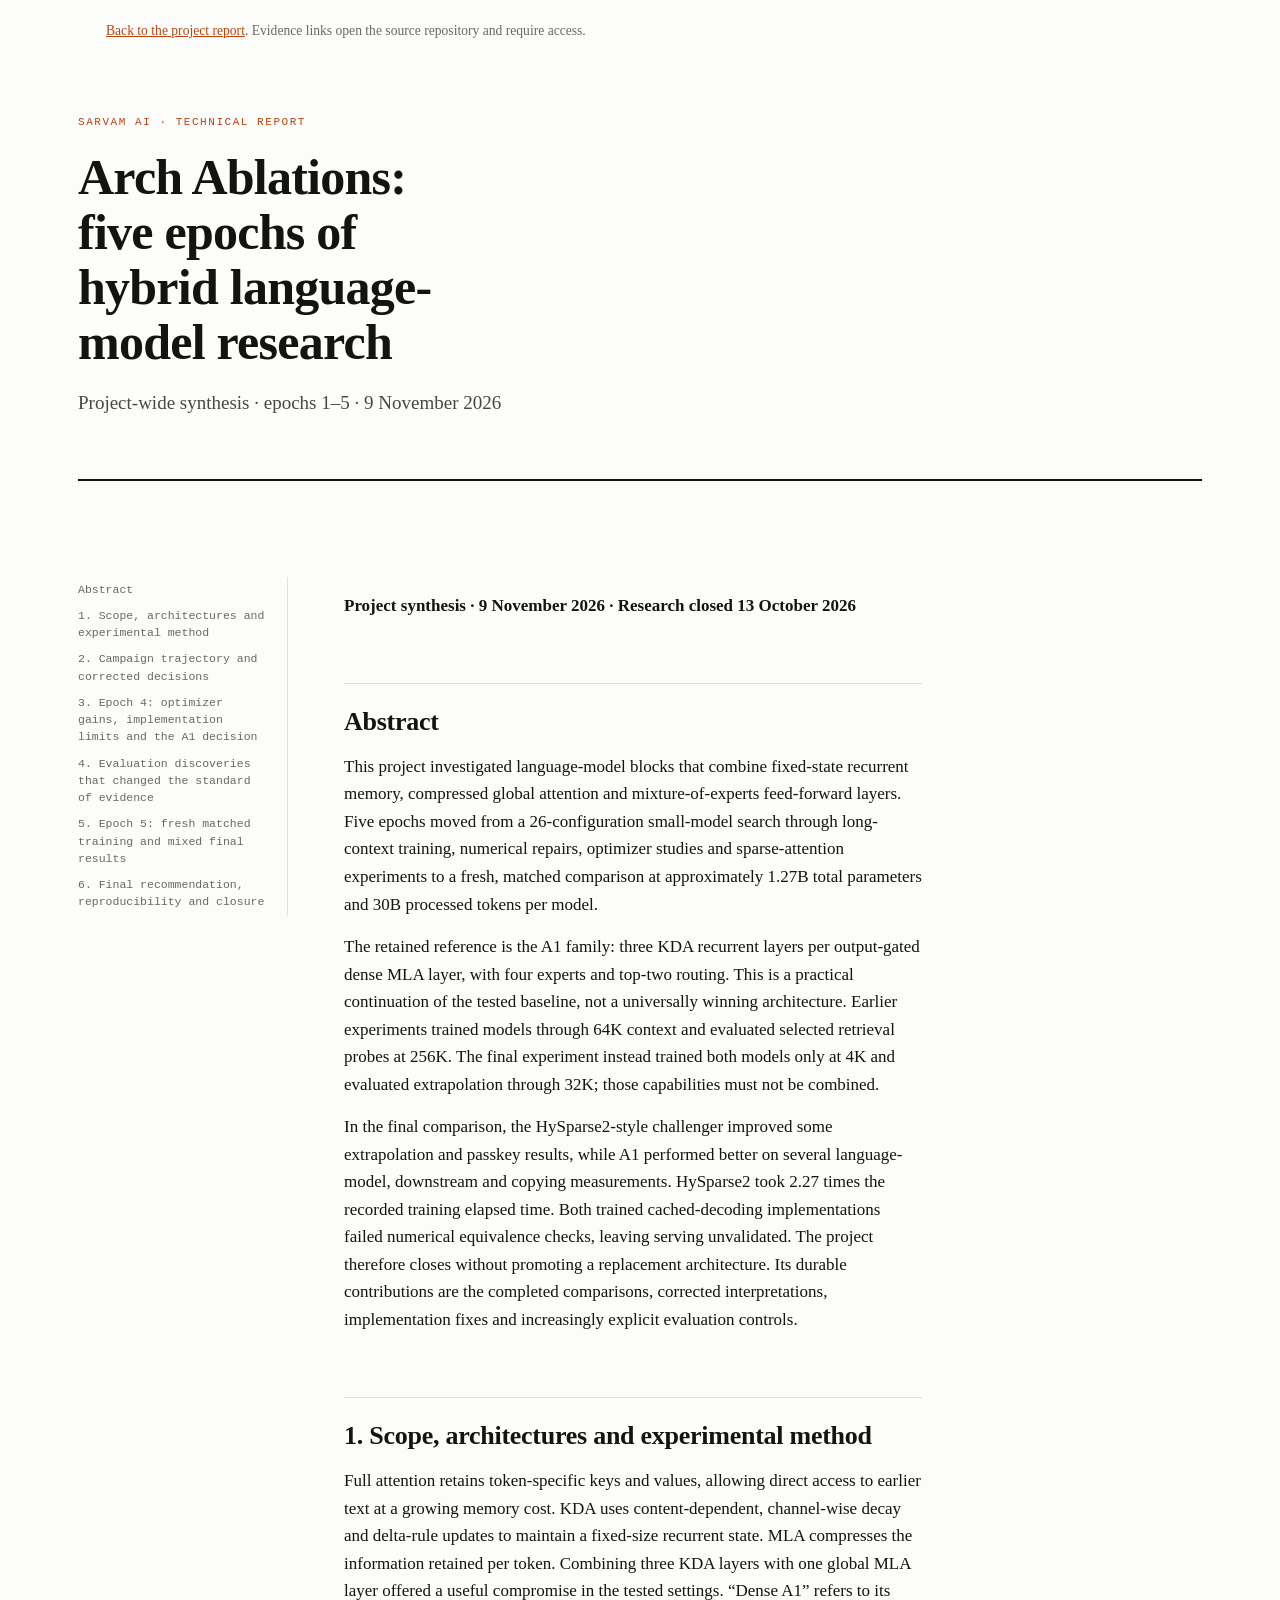
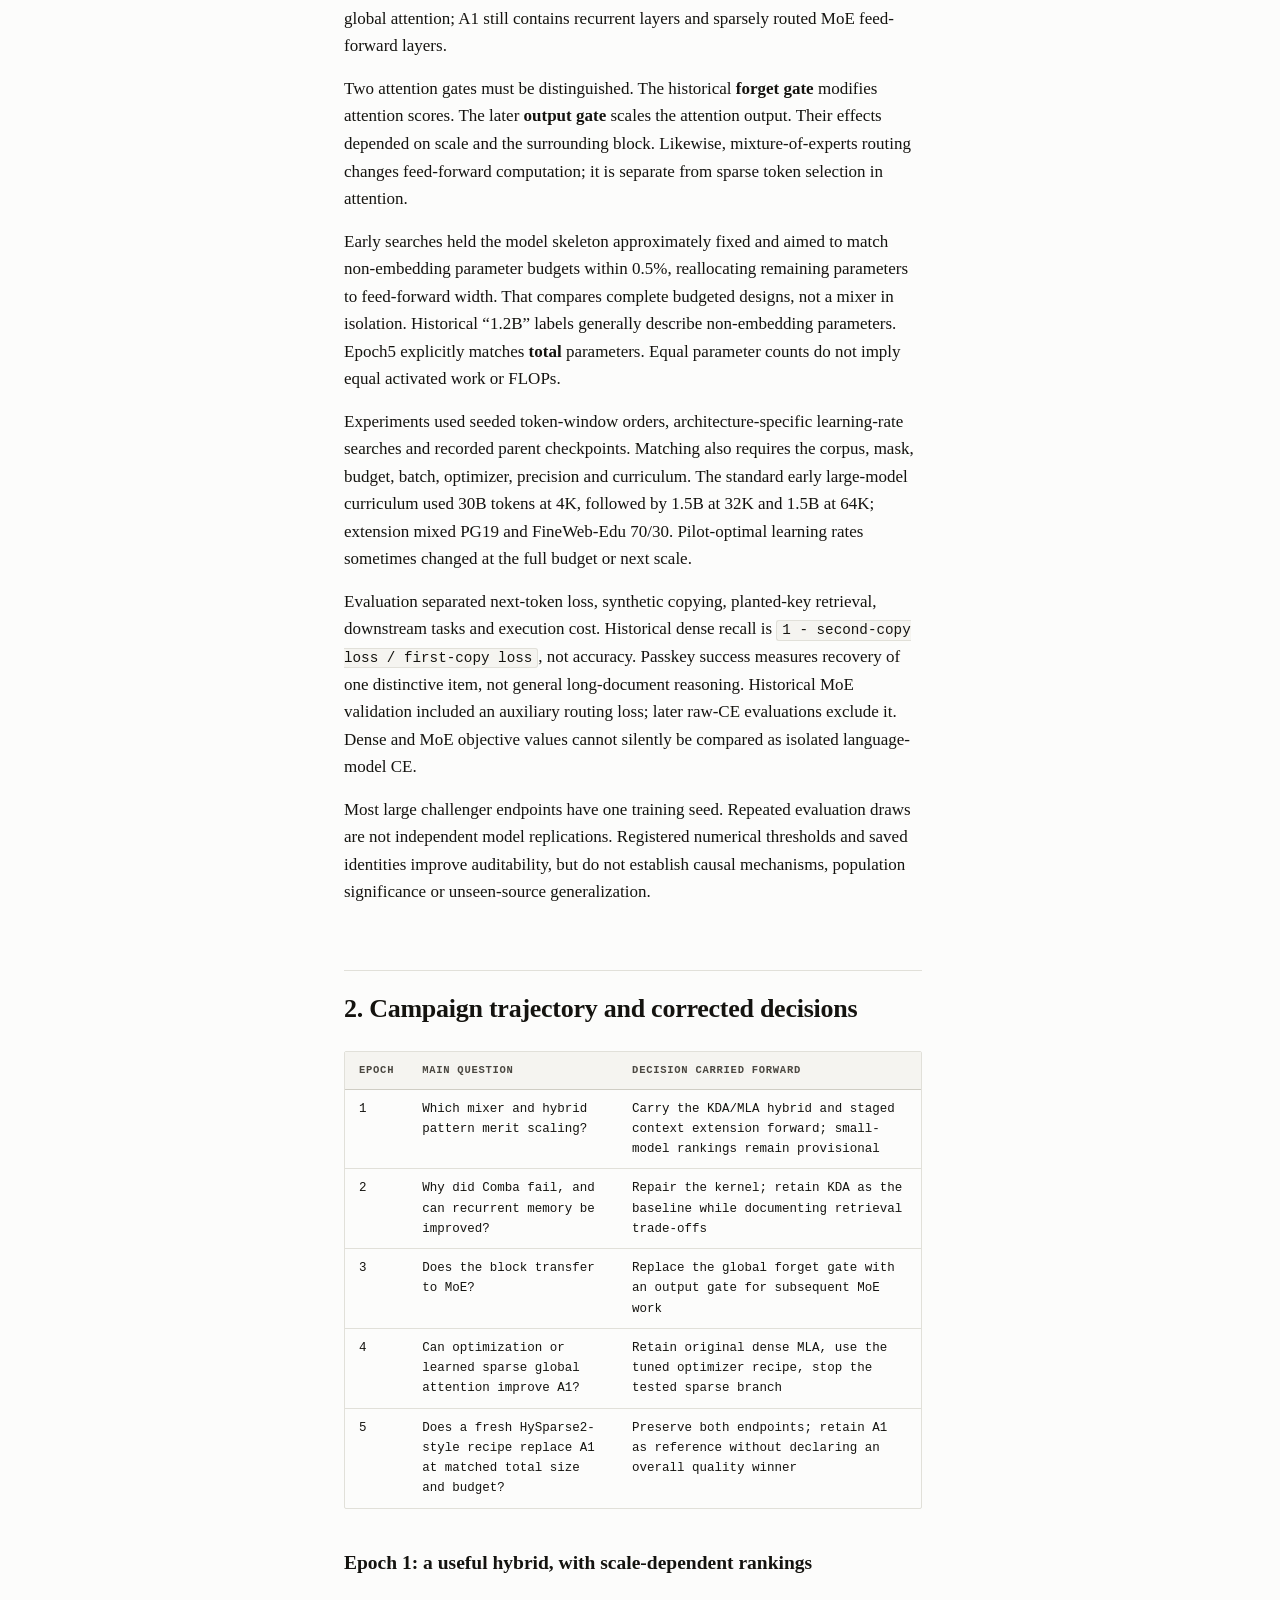
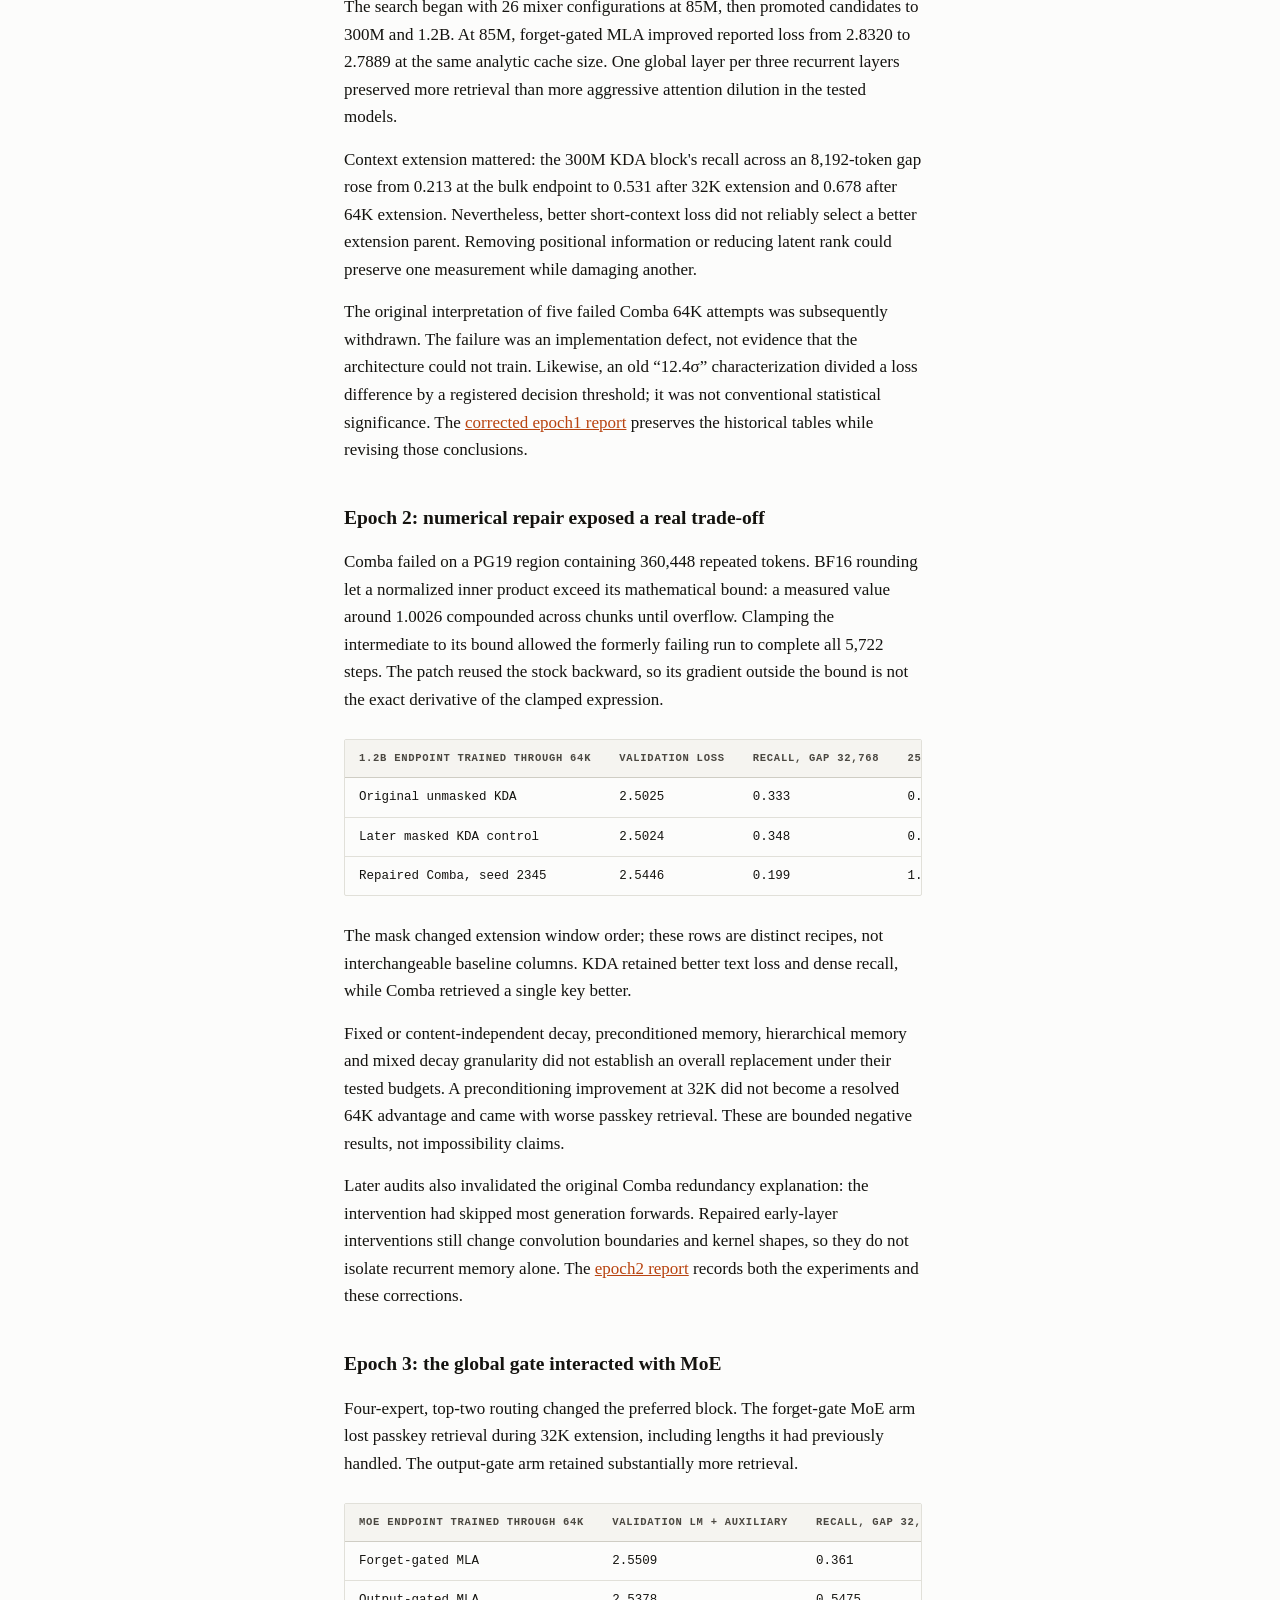
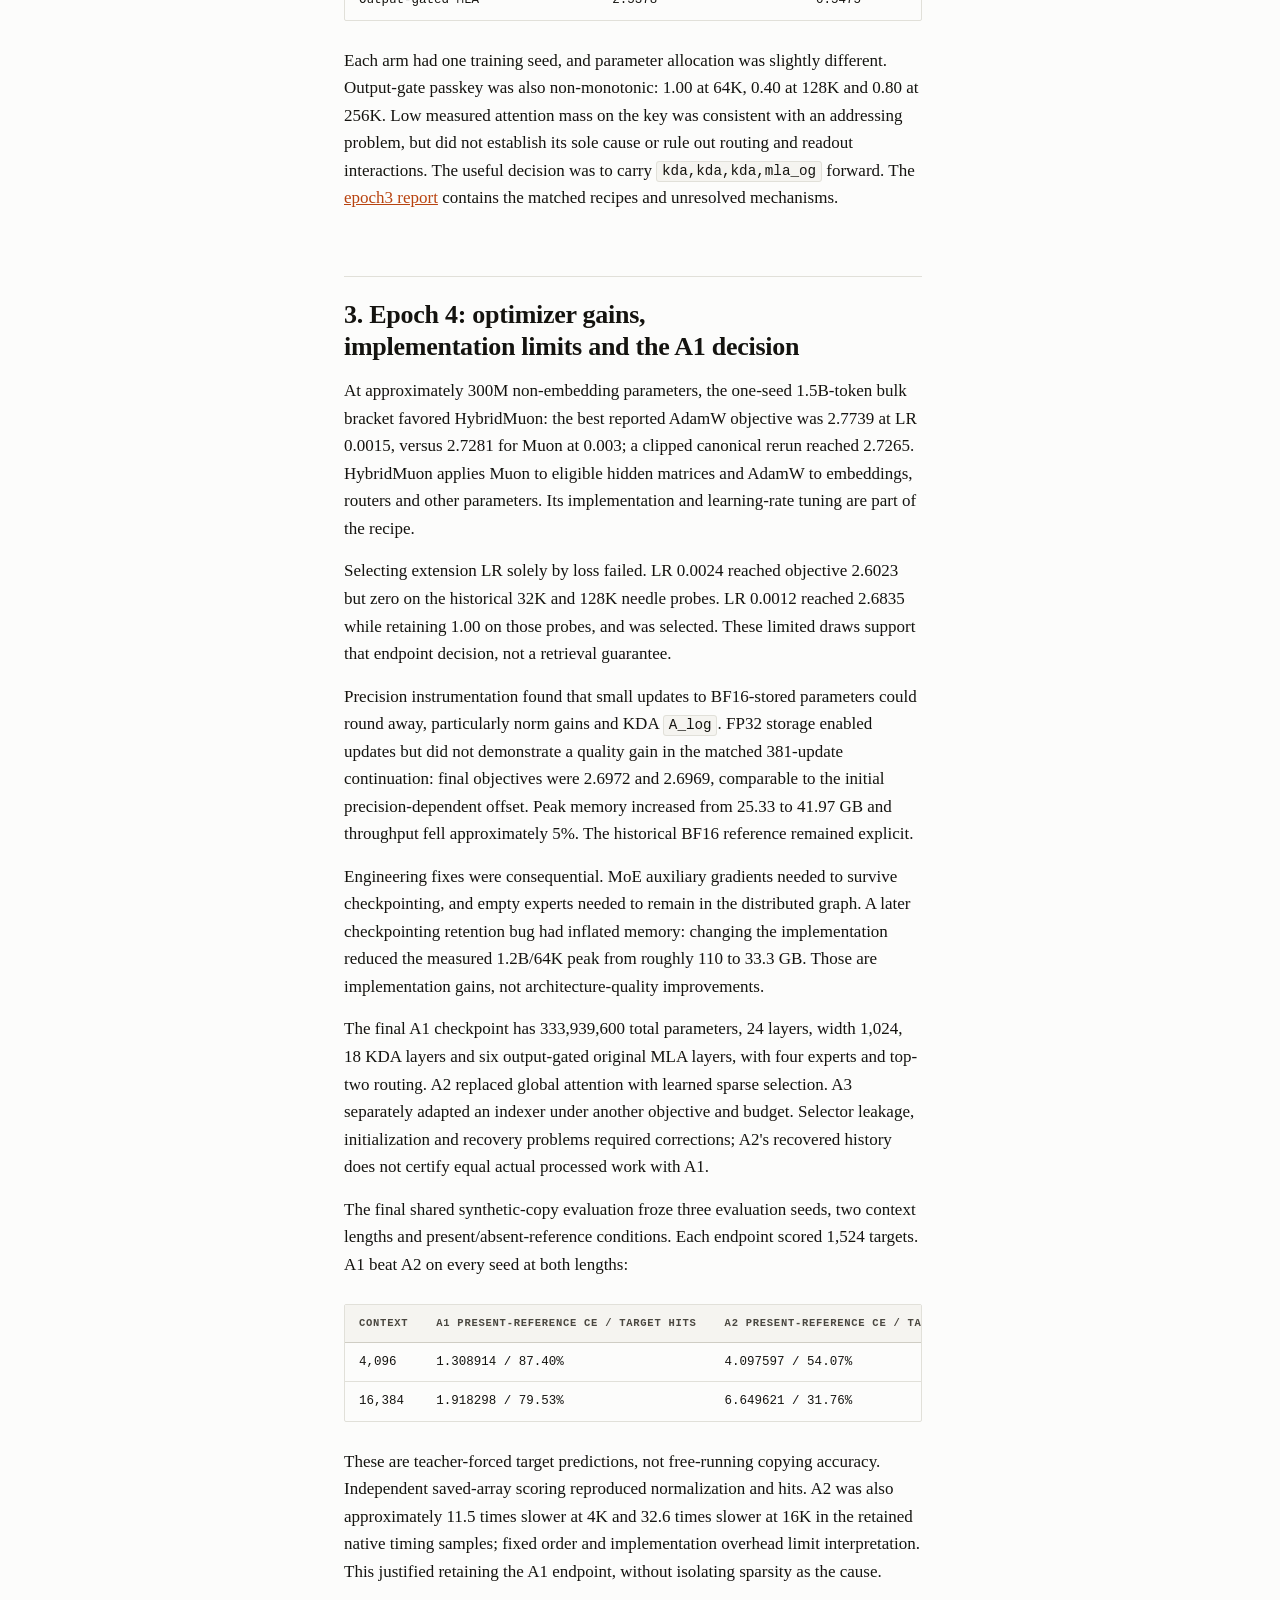
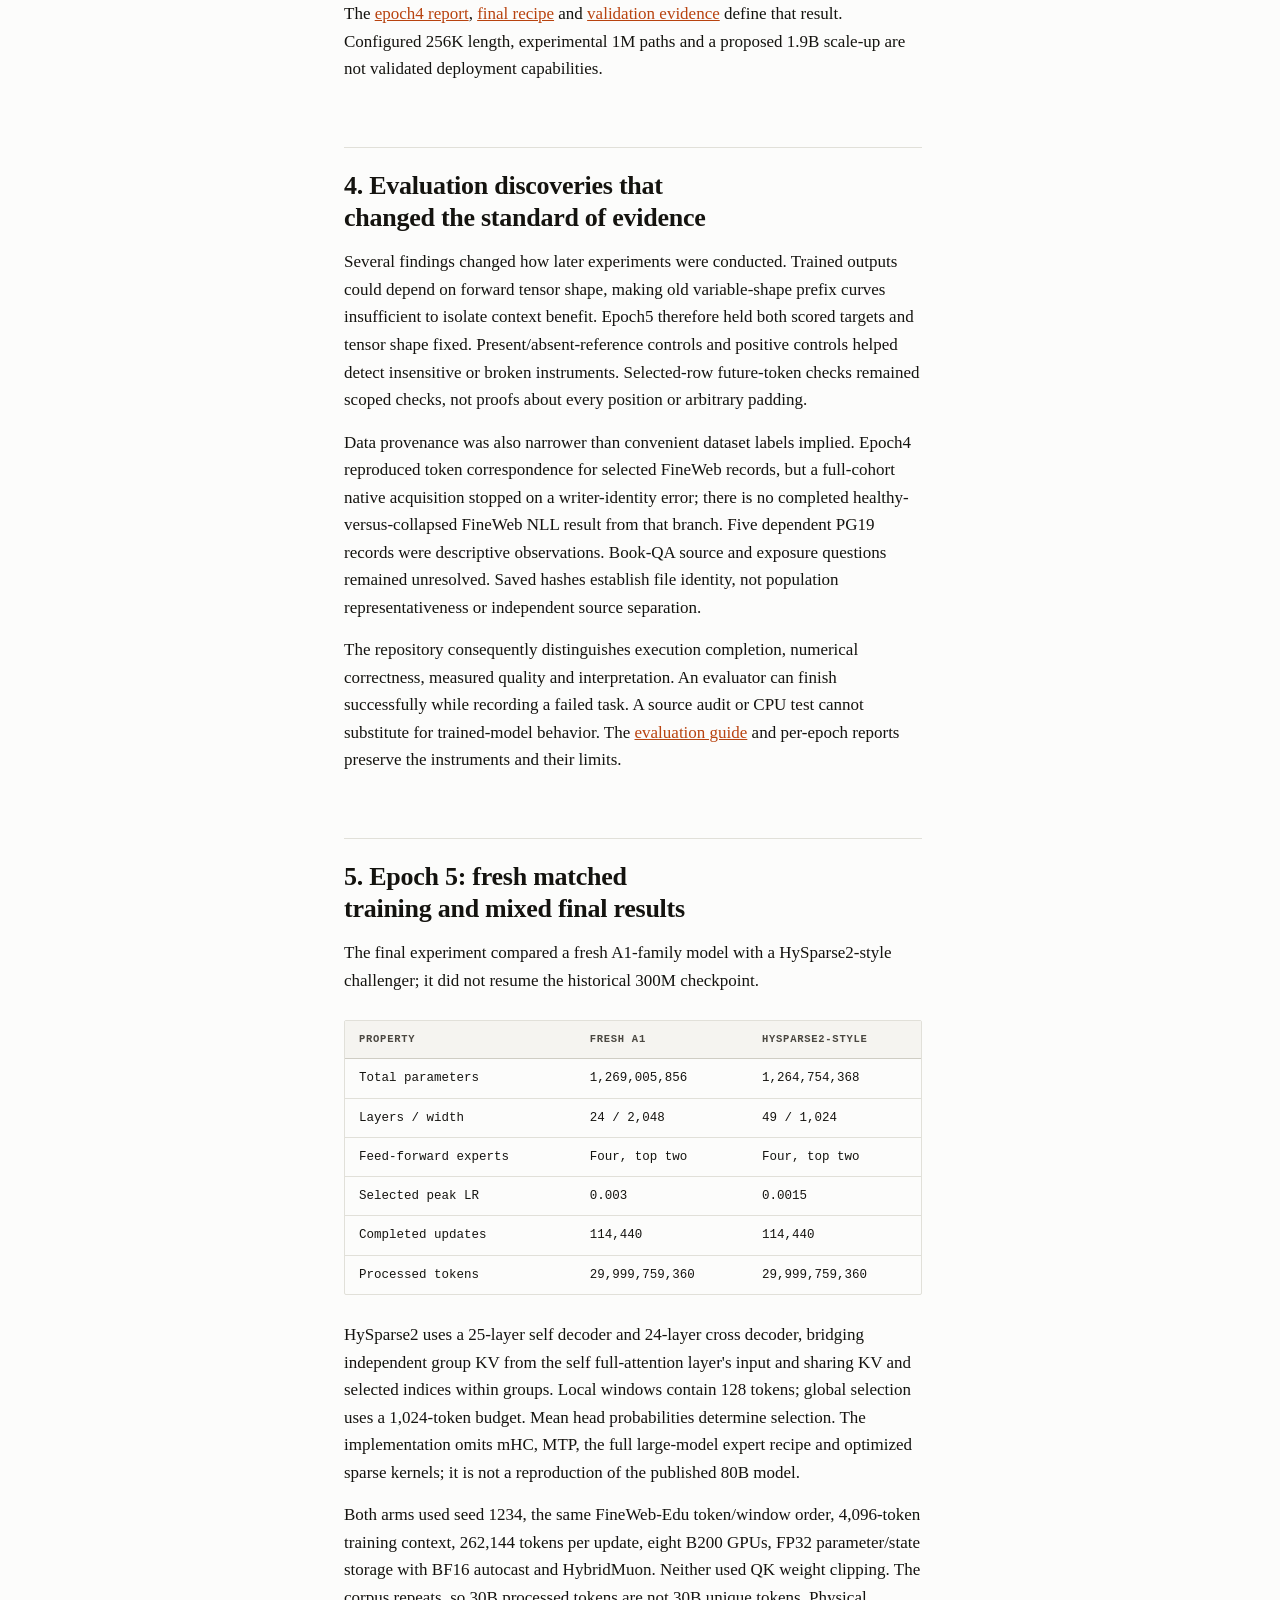
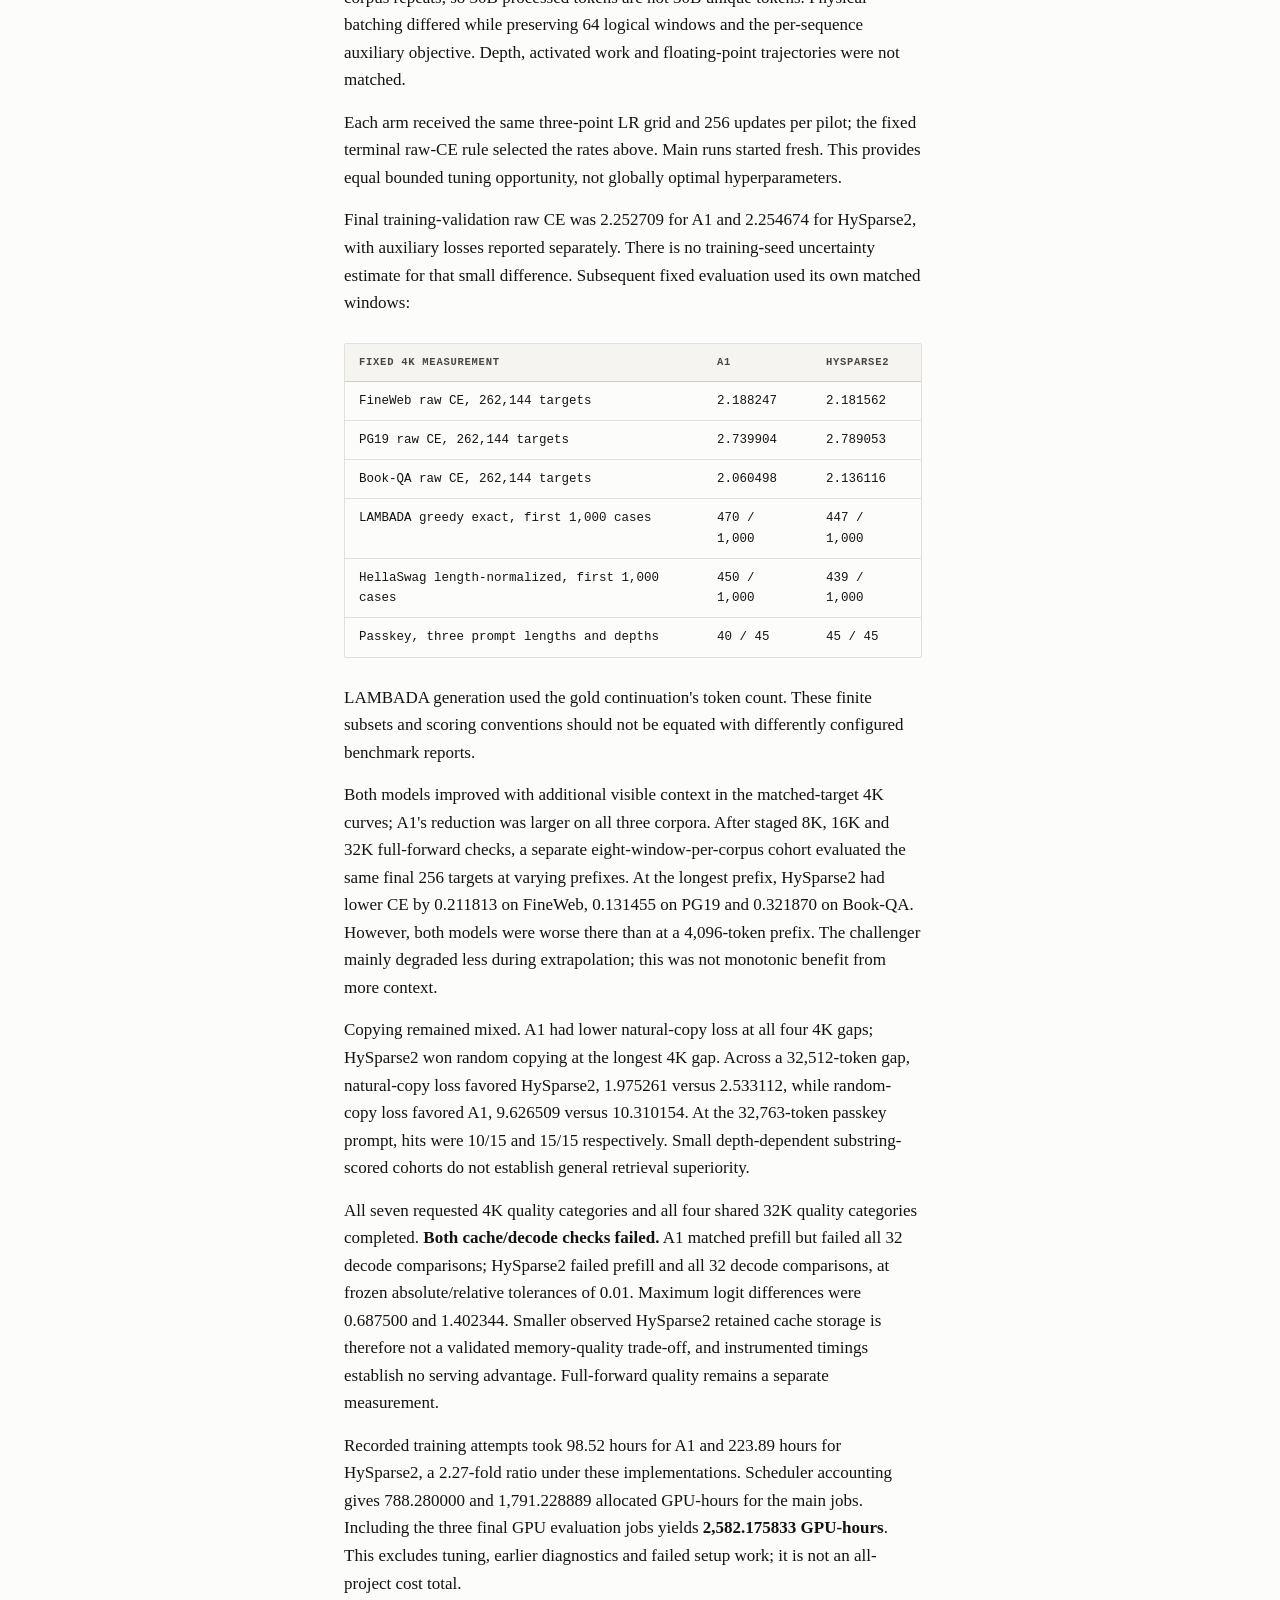
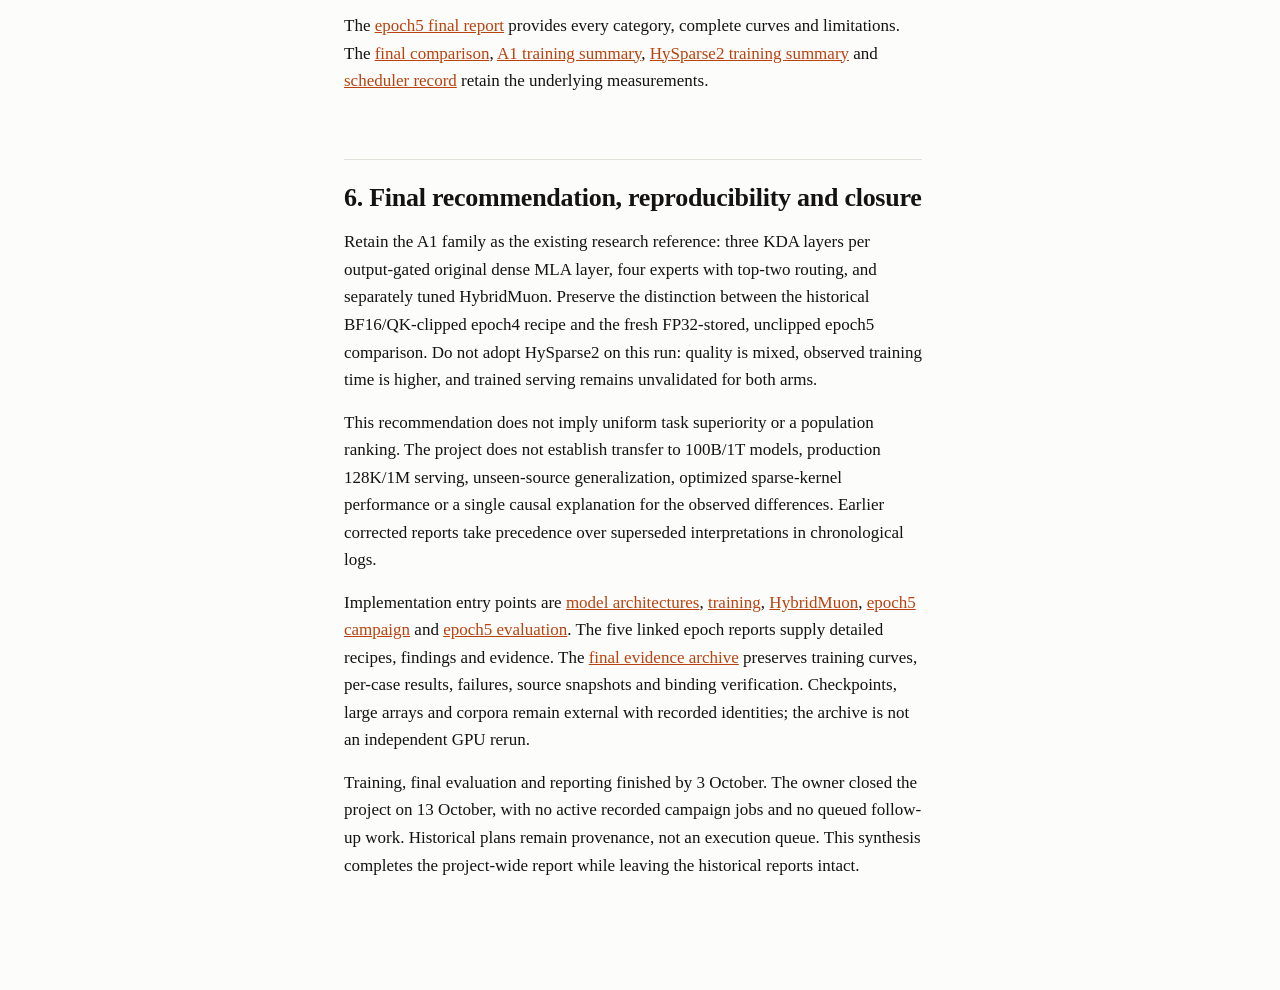
<file: report.html>
<!doctype html>
<html lang="en">
<head>
<meta charset="utf-8">
<meta name="viewport" content="width=device-width, initial-scale=1">
<title>Arch Ablations: five epochs of hybrid language-model research</title>
<style>
:root{
  /* Palette inherited from the figures, so page and plots read as one system.
     The plots' orange #eb6834 and blue #2a78d6 are deepened here for text
     contrast; the rule colour is the plots' own grid line. */
  --ground:#fcfcfb; --raise:#f5f4f0; --ink:#14130f; --ink-2:#4a4740;
  --muted:#6b6862; --rule:#e1e0d9; --rule-2:#cfcdc4;
  --accent:#b8430f; --accent-mark:#eb6834; --rival:#1f5fae;
  --good:#1f6f4a; --warn:#8a5a00;
  --serif:Charter,"Bitstream Charter","Iowan Old Style","Source Serif Pro",Georgia,serif;
  --sans:"Inter var",ui-sans-serif,-apple-system,"Segoe UI",Roboto,Helvetica,Arial,sans-serif;
  --mono:ui-monospace,"SF Mono",SFMono-Regular,Menlo,Consolas,"Liberation Mono",monospace;
  --measure:68ch;
}
@media (prefers-color-scheme:dark){
  :root{--ground:#100f0d; --raise:#1a1815; --ink:#eeece6; --ink-2:#c2bfb6;
        --muted:#8f8b82; --rule:#2b2925; --rule-2:#3b3833;
        --accent:#f08a5f; --accent-mark:#eb6834; --rival:#6ea8ec;
        --good:#5fbf8f; --warn:#d9a441;}
}
:root[data-theme="dark"]{--ground:#100f0d; --raise:#1a1815; --ink:#eeece6; --ink-2:#c2bfb6;
  --muted:#8f8b82; --rule:#2b2925; --rule-2:#3b3833;
  --accent:#f08a5f; --accent-mark:#eb6834; --rival:#6ea8ec;
  --good:#5fbf8f; --warn:#d9a441;}
:root[data-theme="light"]{--ground:#fcfcfb; --raise:#f5f4f0; --ink:#14130f; --ink-2:#4a4740;
  --muted:#6b6862; --rule:#e1e0d9; --rule-2:#cfcdc4;
  --accent:#b8430f; --accent-mark:#eb6834; --rival:#1f5fae;
  --good:#1f6f4a; --warn:#8a5a00;}

*{box-sizing:border-box}
body{margin:0;background:var(--ground);color:var(--ink);
  font-family:var(--serif);font-size:17px;line-height:1.62;
  -webkit-font-smoothing:antialiased;font-variant-numeric:oldstyle-nums proportional-nums}
.wrap{max-width:1180px;margin:0 auto;padding:0 28px 96px;
  display:grid;grid-template-columns:minmax(0,1fr);gap:0}
@media(min-width:1080px){.wrap{grid-template-columns:210px minmax(0,1fr);gap:56px;padding-top:8px}}

/* ---- masthead: facts, not flourish ---- */
header.mast{grid-column:1/-1;padding:64px 0 30px;border-bottom:2px solid var(--ink);margin-bottom:40px}
.eyebrow{font-family:var(--mono);font-size:11px;letter-spacing:.14em;text-transform:uppercase;
  color:var(--accent);margin:0 0 18px}
h1.title{font-family:var(--serif);font-weight:600;font-size:clamp(30px,4.6vw,50px);
  line-height:1.1;letter-spacing:-.015em;margin:0 0 18px;max-width:20ch;text-wrap:balance}
.standfirst{font-size:19px;color:var(--ink-2);max-width:60ch;margin:0 0 30px}
.ledger{display:flex;flex-wrap:wrap;gap:0;border-top:1px solid var(--rule);
  font-family:var(--mono);font-size:12px}
.ledger div{padding:11px 24px 11px 0;margin-right:24px;border-right:1px solid var(--rule);
  display:flex;flex-direction:column;gap:3px}
.ledger div:last-child{border-right:0}
.ledger b{font-size:19px;font-weight:600;color:var(--ink);font-variant-numeric:tabular-nums}
.ledger span{color:var(--muted);letter-spacing:.06em;text-transform:uppercase;font-size:10px}

/* ---- side nav ---- */
nav.toc{display:none}
@media(min-width:1080px){
  nav.toc{display:block;position:sticky;top:24px;align-self:start;max-height:calc(100vh - 48px);
    overflow-y:auto;font-family:var(--mono);font-size:11.5px;line-height:1.5;
    border-right:1px solid var(--rule);padding-right:18px}
  nav.toc a{display:block;color:var(--muted);text-decoration:none;padding:4px 0;
    border-bottom:1px solid transparent}
  nav.toc a:hover{color:var(--accent)}
}

main{min-width:0;max-width:var(--measure)}
h2{font-family:var(--serif);font-weight:600;font-size:26px;line-height:1.22;letter-spacing:-.01em;
  margin:64px 0 6px;padding-top:22px;border-top:1px solid var(--rule);text-wrap:balance}
h3{font-family:var(--serif);font-weight:600;font-size:19.5px;margin:38px 0 4px;text-wrap:balance}
h4{font-family:var(--mono);font-weight:600;font-size:12px;letter-spacing:.1em;text-transform:uppercase;
  color:var(--muted);margin:30px 0 4px}
p{margin:15px 0}
strong{font-weight:650;color:var(--ink)}
em{font-style:italic}
a{color:var(--accent)}
code{font-family:var(--mono);font-size:.84em;background:var(--raise);
  border:1px solid var(--rule);border-radius:3px;padding:.1em .34em;word-break:break-word}
blockquote{margin:26px 0;padding:18px 22px;background:var(--raise);
  border-left:3px solid var(--accent-mark);font-size:17px}
blockquote p{margin:0}
ul,ol{margin:15px 0;padding-left:1.35em}
li{margin:7px 0}
li::marker{color:var(--muted);font-family:var(--mono);font-size:.85em}

/* ---- tables: the data voice is monospace ---- */
.scroll{overflow-x:auto;margin:26px 0;border:1px solid var(--rule);border-radius:2px}
table{border-collapse:collapse;width:100%;font-family:var(--mono);font-size:12.5px;
  font-variant-numeric:tabular-nums lining-nums}
th{text-align:left;padding:10px 14px;background:var(--raise);color:var(--ink-2);
  font-weight:600;font-size:10.5px;letter-spacing:.07em;text-transform:uppercase;
  border-bottom:1px solid var(--rule-2);white-space:nowrap}
td{padding:9px 14px;border-bottom:1px solid var(--rule);vertical-align:top}
tbody tr:last-child td{border-bottom:0}
td:first-child{color:var(--ink)}
td code{background:none;border:0;padding:0}

/* ---- figures break out of the measure ---- */
figure{margin:40px 0;max-width:min(100%,900px)}
@media(min-width:1080px){figure{width:calc(var(--measure) + 150px);max-width:none}}
figure img{width:100%;height:auto;display:block;border:1px solid var(--rule);border-radius:2px;
  background:#fcfcfb}
figcaption{font-family:var(--sans);font-size:12.5px;line-height:1.5;color:var(--muted);
  margin-top:10px;max-width:72ch}
.fignum{font-family:var(--mono);font-size:10.5px;letter-spacing:.09em;text-transform:uppercase;
  color:var(--accent);margin-right:7px}

:focus-visible{outline:2px solid var(--accent);outline-offset:2px}
@media (prefers-reduced-motion:reduce){*{animation:none!important;transition:none!important}}
</style>

</head>
<body>
<aside style="max-width:1124px;margin:20px auto 0;padding:0 28px;font-size:.85rem;color:var(--muted)"><a href="index.html">Back to the project report</a>. Evidence links open the source repository and require access.</aside>

<div class="wrap">
  <header class="mast">
    <p class="eyebrow">Sarvam AI · technical report</p>
    <h1 class="title">Arch Ablations: five epochs of hybrid language-model research</h1>
    <p class="standfirst">Project-wide synthesis · epochs 1–5 · 9 November 2026</p>
  </header>
  <nav class="toc"><a href="#abstract">Abstract</a><a href="#1-scope-architectures-and-experimental-method">1. Scope, architectures and experimental method</a><a href="#2-campaign-trajectory-and-corrected-decisions">2. Campaign trajectory and corrected decisions</a><a href="#3-epoch-4-optimizer-gains-implementation-limits-and-the-a1-decision">3. Epoch 4: optimizer gains, implementation limits and the A1 decision</a><a href="#4-evaluation-discoveries-that-changed-the-standard-of-evidence">4. Evaluation discoveries that changed the standard of evidence</a><a href="#5-epoch-5-fresh-matched-training-and-mixed-final-results">5. Epoch 5: fresh matched training and mixed final results</a><a href="#6-final-recommendation-reproducibility-and-closure">6. Final recommendation, reproducibility and closure</a></nav>
  <main><p><strong>Project synthesis · 9 November 2026 · Research closed 13 October 2026</strong></p>
<h2 id="abstract">Abstract</h2>
<p>This project investigated language-model blocks that combine fixed-state recurrent memory, compressed global attention and mixture-of-experts feed-forward layers. Five epochs moved from a 26-configuration small-model search through long-context training, numerical repairs, optimizer studies and sparse-attention experiments to a fresh, matched comparison at approximately 1.27B total parameters and 30B processed tokens per model.</p>
<p>The retained reference is the A1 family: three KDA recurrent layers per output-gated dense MLA layer, with four experts and top-two routing. This is a practical continuation of the tested baseline, not a universally winning architecture. Earlier experiments trained models through 64K context and evaluated selected retrieval probes at 256K. The final experiment instead trained both models only at 4K and evaluated extrapolation through 32K; those capabilities must not be combined.</p>
<p>In the final comparison, the HySparse2-style challenger improved some extrapolation and passkey results, while A1 performed better on several language-model, downstream and copying measurements. HySparse2 took 2.27 times the recorded training elapsed time. Both trained cached-decoding implementations failed numerical equivalence checks, leaving serving unvalidated. The project therefore closes without promoting a replacement architecture. Its durable contributions are the completed comparisons, corrected interpretations, implementation fixes and increasingly explicit evaluation controls.</p>
<h2 id="1-scope-architectures-and-experimental-method">1. Scope, architectures and experimental method</h2>
<p>Full attention retains token-specific keys and values, allowing direct access to earlier text at a growing memory cost. KDA uses content-dependent, channel-wise decay and delta-rule updates to maintain a fixed-size recurrent state. MLA compresses the information retained per token. Combining three KDA layers with one global MLA layer offered a useful compromise in the tested settings. “Dense A1” refers to its global attention; A1 still contains recurrent layers and sparsely routed MoE feed-forward layers.</p>
<p>Two attention gates must be distinguished. The historical <strong>forget gate</strong> modifies attention scores. The later <strong>output gate</strong> scales the attention output. Their effects depended on scale and the surrounding block. Likewise, mixture-of-experts routing changes feed-forward computation; it is separate from sparse token selection in attention.</p>
<p>Early searches held the model skeleton approximately fixed and aimed to match non-embedding parameter budgets within 0.5%, reallocating remaining parameters to feed-forward width. That compares complete budgeted designs, not a mixer in isolation. Historical “1.2B” labels generally describe non-embedding parameters. Epoch5 explicitly matches <strong>total</strong> parameters. Equal parameter counts do not imply equal activated work or FLOPs.</p>
<p>Experiments used seeded token-window orders, architecture-specific learning-rate searches and recorded parent checkpoints. Matching also requires the corpus, mask, budget, batch, optimizer, precision and curriculum. The standard early large-model curriculum used 30B tokens at 4K, followed by 1.5B at 32K and 1.5B at 64K; extension mixed PG19 and FineWeb-Edu 70/30. Pilot-optimal learning rates sometimes changed at the full budget or next scale.</p>
<p>Evaluation separated next-token loss, synthetic copying, planted-key retrieval, downstream tasks and execution cost. Historical dense recall is <code>1 - second-copy loss / first-copy loss</code>, not accuracy. Passkey success measures recovery of one distinctive item, not general long-document reasoning. Historical MoE validation included an auxiliary routing loss; later raw-CE evaluations exclude it. Dense and MoE objective values cannot silently be compared as isolated language-model CE.</p>
<p>Most large challenger endpoints have one training seed. Repeated evaluation draws are not independent model replications. Registered numerical thresholds and saved identities improve auditability, but do not establish causal mechanisms, population significance or unseen-source generalization.</p>
<h2 id="2-campaign-trajectory-and-corrected-decisions">2. Campaign trajectory and corrected decisions</h2>
<div class="scroll"><table><thead><tr><th>Epoch</th><th>Main question</th><th>Decision carried forward</th></tr></thead><tbody><tr><td>1</td><td>Which mixer and hybrid pattern merit scaling?</td><td>Carry the KDA/MLA hybrid and staged context extension forward; small-model rankings remain provisional</td></tr><tr><td>2</td><td>Why did Comba fail, and can recurrent memory be improved?</td><td>Repair the kernel; retain KDA as the baseline while documenting retrieval trade-offs</td></tr><tr><td>3</td><td>Does the block transfer to MoE?</td><td>Replace the global forget gate with an output gate for subsequent MoE work</td></tr><tr><td>4</td><td>Can optimization or learned sparse global attention improve A1?</td><td>Retain original dense MLA, use the tuned optimizer recipe, stop the tested sparse branch</td></tr><tr><td>5</td><td>Does a fresh HySparse2-style recipe replace A1 at matched total size and budget?</td><td>Preserve both endpoints; retain A1 as reference without declaring an overall quality winner</td></tr></tbody></table></div>
<h3 id="epoch-1-a-useful-hybrid-with-scale-dependent-rankings">Epoch 1: a useful hybrid, with scale-dependent rankings</h3>
<p>The search began with 26 mixer configurations at 85M, then promoted candidates to 300M and 1.2B. At 85M, forget-gated MLA improved reported loss from 2.8320 to 2.7889 at the same analytic cache size. One global layer per three recurrent layers preserved more retrieval than more aggressive attention dilution in the tested models.</p>
<p>Context extension mattered: the 300M KDA block&#x27;s recall across an 8,192-token gap rose from 0.213 at the bulk endpoint to 0.531 after 32K extension and 0.678 after 64K extension. Nevertheless, better short-context loss did not reliably select a better extension parent. Removing positional information or reducing latent rank could preserve one measurement while damaging another.</p>
<p>The original interpretation of five failed Comba 64K attempts was subsequently withdrawn. The failure was an implementation defect, not evidence that the architecture could not train. Likewise, an old “12.4σ” characterization divided a loss difference by a registered decision threshold; it was not conventional statistical significance. The <a href="https://github.com/rahul-sarvam/autoresearch/blob/epoch5/tech_report/report.md">corrected epoch1 report</a> preserves the historical tables while revising those conclusions.</p>
<h3 id="epoch-2-numerical-repair-exposed-a-real-trade-off">Epoch 2: numerical repair exposed a real trade-off</h3>
<p>Comba failed on a PG19 region containing 360,448 repeated tokens. BF16 rounding let a normalized inner product exceed its mathematical bound: a measured value around 1.0026 compounded across chunks until overflow. Clamping the intermediate to its bound allowed the formerly failing run to complete all 5,722 steps. The patch reused the stock backward, so its gradient outside the bound is not the exact derivative of the clamped expression.</p>
<div class="scroll"><table><thead><tr><th>1.2B endpoint trained through 64K</th><th>Validation loss</th><th>Recall, gap 32,768</th><th>256K passkey, five evaluation draws</th></tr></thead><tbody><tr><td>Original unmasked KDA</td><td>2.5025</td><td>0.333</td><td>0.600 ± 0.000</td></tr><tr><td>Later masked KDA control</td><td>2.5024</td><td>0.348</td><td>0.560 ± 0.037</td></tr><tr><td>Repaired Comba, seed 2345</td><td>2.5446</td><td>0.199</td><td>1.000 ± 0.000</td></tr></tbody></table></div>
<p>The mask changed extension window order; these rows are distinct recipes, not interchangeable baseline columns. KDA retained better text loss and dense recall, while Comba retrieved a single key better.</p>
<p>Fixed or content-independent decay, preconditioned memory, hierarchical memory and mixed decay granularity did not establish an overall replacement under their tested budgets. A preconditioning improvement at 32K did not become a resolved 64K advantage and came with worse passkey retrieval. These are bounded negative results, not impossibility claims.</p>
<p>Later audits also invalidated the original Comba redundancy explanation: the intervention had skipped most generation forwards. Repaired early-layer interventions still change convolution boundaries and kernel shapes, so they do not isolate recurrent memory alone. The <a href="https://github.com/rahul-sarvam/autoresearch/blob/epoch5/epoch2/tech_report/report.md">epoch2 report</a> records both the experiments and these corrections.</p>
<h3 id="epoch-3-the-global-gate-interacted-with-moe">Epoch 3: the global gate interacted with MoE</h3>
<p>Four-expert, top-two routing changed the preferred block. The forget-gate MoE arm lost passkey retrieval during 32K extension, including lengths it had previously handled. The output-gate arm retained substantially more retrieval.</p>
<div class="scroll"><table><thead><tr><th>MoE endpoint trained through 64K</th><th>Validation LM + auxiliary</th><th>Recall, gap 32,768</th><th>256K passkey</th></tr></thead><tbody><tr><td>Forget-gated MLA</td><td>2.5509</td><td>0.361</td><td>0.000</td></tr><tr><td>Output-gated MLA</td><td>2.5378</td><td>0.5475</td><td>0.800</td></tr></tbody></table></div>
<p>Each arm had one training seed, and parameter allocation was slightly different. Output-gate passkey was also non-monotonic: 1.00 at 64K, 0.40 at 128K and 0.80 at 256K. Low measured attention mass on the key was consistent with an addressing problem, but did not establish its sole cause or rule out routing and readout interactions. The useful decision was to carry <code>kda,kda,kda,mla_og</code> forward. The <a href="https://github.com/rahul-sarvam/autoresearch/blob/epoch5/epoch3/tech_report/report.md">epoch3 report</a> contains the matched recipes and unresolved mechanisms.</p>
<h2 id="3-epoch-4-optimizer-gains-implementation-limits-and-the-a1-decision">3. Epoch 4: optimizer gains, implementation limits and the A1 decision</h2>
<p>At approximately 300M non-embedding parameters, the one-seed 1.5B-token bulk bracket favored HybridMuon: the best reported AdamW objective was 2.7739 at LR 0.0015, versus 2.7281 for Muon at 0.003; a clipped canonical rerun reached 2.7265. HybridMuon applies Muon to eligible hidden matrices and AdamW to embeddings, routers and other parameters. Its implementation and learning-rate tuning are part of the recipe.</p>
<p>Selecting extension LR solely by loss failed. LR 0.0024 reached objective 2.6023 but zero on the historical 32K and 128K needle probes. LR 0.0012 reached 2.6835 while retaining 1.00 on those probes, and was selected. These limited draws support that endpoint decision, not a retrieval guarantee.</p>
<p>Precision instrumentation found that small updates to BF16-stored parameters could round away, particularly norm gains and KDA <code>A_log</code>. FP32 storage enabled updates but did not demonstrate a quality gain in the matched 381-update continuation: final objectives were 2.6972 and 2.6969, comparable to the initial precision-dependent offset. Peak memory increased from 25.33 to 41.97 GB and throughput fell approximately 5%. The historical BF16 reference remained explicit.</p>
<p>Engineering fixes were consequential. MoE auxiliary gradients needed to survive checkpointing, and empty experts needed to remain in the distributed graph. A later checkpointing retention bug had inflated memory: changing the implementation reduced the measured 1.2B/64K peak from roughly 110 to 33.3 GB. Those are implementation gains, not architecture-quality improvements.</p>
<p>The final A1 checkpoint has 333,939,600 total parameters, 24 layers, width 1,024, 18 KDA layers and six output-gated original MLA layers, with four experts and top-two routing. A2 replaced global attention with learned sparse selection. A3 separately adapted an indexer under another objective and budget. Selector leakage, initialization and recovery problems required corrections; A2&#x27;s recovered history does not certify equal actual processed work with A1.</p>
<p>The final shared synthetic-copy evaluation froze three evaluation seeds, two context lengths and present/absent-reference conditions. Each endpoint scored 1,524 targets. A1 beat A2 on every seed at both lengths:</p>
<div class="scroll"><table><thead><tr><th>Context</th><th>A1 present-reference CE / target hits</th><th>A2 present-reference CE / target hits</th></tr></thead><tbody><tr><td>4,096</td><td>1.308914 / 87.40%</td><td>4.097597 / 54.07%</td></tr><tr><td>16,384</td><td>1.918298 / 79.53%</td><td>6.649621 / 31.76%</td></tr></tbody></table></div>
<p>These are teacher-forced target predictions, not free-running copying accuracy. Independent saved-array scoring reproduced normalization and hits. A2 was also approximately 11.5 times slower at 4K and 32.6 times slower at 16K in the retained native timing samples; fixed order and implementation overhead limit interpretation. This justified retaining the A1 endpoint, without isolating sparsity as the cause.</p>
<p>The <a href="https://github.com/rahul-sarvam/autoresearch/blob/epoch5/epoch4/tech_report/report.md">epoch4 report</a>, <a href="https://github.com/rahul-sarvam/autoresearch/blob/epoch5/epoch4/tech_report/final_recipe.json">final recipe</a> and <a href="https://github.com/rahul-sarvam/autoresearch/blob/epoch5/epoch4/gates/a1_a2_minimal_validation/summary.json">validation evidence</a> define that result. Configured 256K length, experimental 1M paths and a proposed 1.9B scale-up are not validated deployment capabilities.</p>
<h2 id="4-evaluation-discoveries-that-changed-the-standard-of-evidence">4. Evaluation discoveries that changed the standard of evidence</h2>
<p>Several findings changed how later experiments were conducted. Trained outputs could depend on forward tensor shape, making old variable-shape prefix curves insufficient to isolate context benefit. Epoch5 therefore held both scored targets and tensor shape fixed. Present/absent-reference controls and positive controls helped detect insensitive or broken instruments. Selected-row future-token checks remained scoped checks, not proofs about every position or arbitrary padding.</p>
<p>Data provenance was also narrower than convenient dataset labels implied. Epoch4 reproduced token correspondence for selected FineWeb records, but a full-cohort native acquisition stopped on a writer-identity error; there is no completed healthy-versus-collapsed FineWeb NLL result from that branch. Five dependent PG19 records were descriptive observations. Book-QA source and exposure questions remained unresolved. Saved hashes establish file identity, not population representativeness or independent source separation.</p>
<p>The repository consequently distinguishes execution completion, numerical correctness, measured quality and interpretation. An evaluator can finish successfully while recording a failed task. A source audit or CPU test cannot substitute for trained-model behavior. The <a href="https://github.com/rahul-sarvam/autoresearch/blob/epoch5/tech_report/EVALUATION.md">evaluation guide</a> and per-epoch reports preserve the instruments and their limits.</p>
<h2 id="5-epoch-5-fresh-matched-training-and-mixed-final-results">5. Epoch 5: fresh matched training and mixed final results</h2>
<p>The final experiment compared a fresh A1-family model with a HySparse2-style challenger; it did not resume the historical 300M checkpoint.</p>
<div class="scroll"><table><thead><tr><th>Property</th><th>Fresh A1</th><th>HySparse2-style</th></tr></thead><tbody><tr><td>Total parameters</td><td>1,269,005,856</td><td>1,264,754,368</td></tr><tr><td>Layers / width</td><td>24 / 2,048</td><td>49 / 1,024</td></tr><tr><td>Feed-forward experts</td><td>Four, top two</td><td>Four, top two</td></tr><tr><td>Selected peak LR</td><td>0.003</td><td>0.0015</td></tr><tr><td>Completed updates</td><td>114,440</td><td>114,440</td></tr><tr><td>Processed tokens</td><td>29,999,759,360</td><td>29,999,759,360</td></tr></tbody></table></div>
<p>HySparse2 uses a 25-layer self decoder and 24-layer cross decoder, bridging independent group KV from the self full-attention layer&#x27;s input and sharing KV and selected indices within groups. Local windows contain 128 tokens; global selection uses a 1,024-token budget. Mean head probabilities determine selection. The implementation omits mHC, MTP, the full large-model expert recipe and optimized sparse kernels; it is not a reproduction of the published 80B model.</p>
<p>Both arms used seed 1234, the same FineWeb-Edu token/window order, 4,096-token training context, 262,144 tokens per update, eight B200 GPUs, FP32 parameter/state storage with BF16 autocast and HybridMuon. Neither used QK weight clipping. The corpus repeats, so 30B processed tokens are not 30B unique tokens. Physical batching differed while preserving 64 logical windows and the per-sequence auxiliary objective. Depth, activated work and floating-point trajectories were not matched.</p>
<p>Each arm received the same three-point LR grid and 256 updates per pilot; the fixed terminal raw-CE rule selected the rates above. Main runs started fresh. This provides equal bounded tuning opportunity, not globally optimal hyperparameters.</p>
<p>Final training-validation raw CE was 2.252709 for A1 and 2.254674 for HySparse2, with auxiliary losses reported separately. There is no training-seed uncertainty estimate for that small difference. Subsequent fixed evaluation used its own matched windows:</p>
<div class="scroll"><table><thead><tr><th>Fixed 4K measurement</th><th>A1</th><th>HySparse2</th></tr></thead><tbody><tr><td>FineWeb raw CE, 262,144 targets</td><td>2.188247</td><td>2.181562</td></tr><tr><td>PG19 raw CE, 262,144 targets</td><td>2.739904</td><td>2.789053</td></tr><tr><td>Book-QA raw CE, 262,144 targets</td><td>2.060498</td><td>2.136116</td></tr><tr><td>LAMBADA greedy exact, first 1,000 cases</td><td>470 / 1,000</td><td>447 / 1,000</td></tr><tr><td>HellaSwag length-normalized, first 1,000 cases</td><td>450 / 1,000</td><td>439 / 1,000</td></tr><tr><td>Passkey, three prompt lengths and depths</td><td>40 / 45</td><td>45 / 45</td></tr></tbody></table></div>
<p>LAMBADA generation used the gold continuation&#x27;s token count. These finite subsets and scoring conventions should not be equated with differently configured benchmark reports.</p>
<p>Both models improved with additional visible context in the matched-target 4K curves; A1&#x27;s reduction was larger on all three corpora. After staged 8K, 16K and 32K full-forward checks, a separate eight-window-per-corpus cohort evaluated the same final 256 targets at varying prefixes. At the longest prefix, HySparse2 had lower CE by 0.211813 on FineWeb, 0.131455 on PG19 and 0.321870 on Book-QA. However, both models were worse there than at a 4,096-token prefix. The challenger mainly degraded less during extrapolation; this was not monotonic benefit from more context.</p>
<p>Copying remained mixed. A1 had lower natural-copy loss at all four 4K gaps; HySparse2 won random copying at the longest 4K gap. Across a 32,512-token gap, natural-copy loss favored HySparse2, 1.975261 versus 2.533112, while random-copy loss favored A1, 9.626509 versus 10.310154. At the 32,763-token passkey prompt, hits were 10/15 and 15/15 respectively. Small depth-dependent substring-scored cohorts do not establish general retrieval superiority.</p>
<p>All seven requested 4K quality categories and all four shared 32K quality categories completed. <strong>Both cache/decode checks failed.</strong> A1 matched prefill but failed all 32 decode comparisons; HySparse2 failed prefill and all 32 decode comparisons, at frozen absolute/relative tolerances of 0.01. Maximum logit differences were 0.687500 and 1.402344. Smaller observed HySparse2 retained cache storage is therefore not a validated memory-quality trade-off, and instrumented timings establish no serving advantage. Full-forward quality remains a separate measurement.</p>
<p>Recorded training attempts took 98.52 hours for A1 and 223.89 hours for HySparse2, a 2.27-fold ratio under these implementations. Scheduler accounting gives 788.280000 and 1,791.228889 allocated GPU-hours for the main jobs. Including the three final GPU evaluation jobs yields <strong>2,582.175833 GPU-hours</strong>. This excludes tuning, earlier diagnostics and failed setup work; it is not an all-project cost total.</p>
<p>The <a href="https://github.com/rahul-sarvam/autoresearch/blob/epoch5/epoch5/FINAL_REPORT.md">epoch5 final report</a> provides every category, complete curves and limitations. The <a href="https://github.com/rahul-sarvam/autoresearch/blob/epoch5/epoch5/results/20261013/artifacts/matched-final-report-v1/output/comparison.json">final comparison</a>, <a href="https://github.com/rahul-sarvam/autoresearch/blob/epoch5/epoch5/results/20261013/artifacts/a1-main-30b-lr0003/output/train/summary-0-cc5b385a91ba.json">A1 training summary</a>, <a href="https://github.com/rahul-sarvam/autoresearch/blob/epoch5/epoch5/results/20261013/artifacts/hysparse-main-30b-selected-v1/output/train/summary-0-a114f444c14d.json">HySparse2 training summary</a> and <a href="https://github.com/rahul-sarvam/autoresearch/blob/epoch5/epoch5/results/20261013/scheduler-observation.json">scheduler record</a> retain the underlying measurements.</p>
<h2 id="6-final-recommendation-reproducibility-and-closure">6. Final recommendation, reproducibility and closure</h2>
<p>Retain the A1 family as the existing research reference: three KDA layers per output-gated original dense MLA layer, four experts with top-two routing, and separately tuned HybridMuon. Preserve the distinction between the historical BF16/QK-clipped epoch4 recipe and the fresh FP32-stored, unclipped epoch5 comparison. Do not adopt HySparse2 on this run: quality is mixed, observed training time is higher, and trained serving remains unvalidated for both arms.</p>
<p>This recommendation does not imply uniform task superiority or a population ranking. The project does not establish transfer to 100B/1T models, production 128K/1M serving, unseen-source generalization, optimized sparse-kernel performance or a single causal explanation for the observed differences. Earlier corrected reports take precedence over superseded interpretations in chronological logs.</p>
<p>Implementation entry points are <a href="https://github.com/rahul-sarvam/autoresearch/blob/epoch5/code/arch.py">model architectures</a>, <a href="https://github.com/rahul-sarvam/autoresearch/blob/epoch5/code/train.py">training</a>, <a href="https://github.com/rahul-sarvam/autoresearch/blob/epoch5/code/muon.py">HybridMuon</a>, <a href="https://github.com/rahul-sarvam/autoresearch/blob/epoch5/epoch5/campaign.py">epoch5 campaign</a> and <a href="https://github.com/rahul-sarvam/autoresearch/blob/epoch5/epoch5/evaluate.py">epoch5 evaluation</a>. The five linked epoch reports supply detailed recipes, findings and evidence. The <a href="https://github.com/rahul-sarvam/autoresearch/blob/epoch5/epoch5/results/20261013/README.md">final evidence archive</a> preserves training curves, per-case results, failures, source snapshots and binding verification. Checkpoints, large arrays and corpora remain external with recorded identities; the archive is not an independent GPU rerun.</p>
<p>Training, final evaluation and reporting finished by 3 October. The owner closed the project on 13 October, with no active recorded campaign jobs and no queued follow-up work. Historical plans remain provenance, not an execution queue. This synthesis completes the project-wide report while leaving the historical reports intact.</p></main>
</div>

</body>
</html>
</file>
<file: assets/fonts/sarvam-fonts.css>
/* Self-hosted Sarvam fonts. Provenance and conversion checks: README.md. */

@font-face {
  font-family: "Season Mix";
  src: url("sarvam-season-mix-regular.woff2") format("woff2");
  font-weight: 400;
  font-style: normal;
  font-display: swap;
}

@font-face {
  font-family: "Matter";
  src: url("sarvam-matter-regular.woff2") format("woff2");
  font-weight: 400;
  font-style: normal;
  font-display: swap;
}

@font-face {
  font-family: "Matter";
  src: url("sarvam-matter-medium.woff2") format("woff2");
  font-weight: 500;
  font-style: normal;
  font-display: swap;
}

@font-face {
  font-family: "Matter";
  src: url("sarvam-matter-semibold.woff2") format("woff2");
  font-weight: 600;
  font-style: normal;
  font-display: swap;
}

@font-face {
  font-family: "Matter SemiMono";
  src: url("sarvam-matter-semimono-regular.woff2") format("woff2");
  font-weight: 400;
  font-style: normal;
  font-display: swap;
}
</file>
<file: styles.css>
/* Arch Ablations — one shared layout and type scale for the report and figures. */
:root {
  --paper: #fff;
  --panel: #f7f7f6;
  --white: #fff;
  --ink: #202124;
  --muted: #5d6269;
  --line: #dfe1e3;
  --a1: #a5460f;
  --a1-light: #feede6;
  --hy: #247a73;
  --hy-light: #e6f1ee;
  --sans: 'Matter', Arial, sans-serif;
  --mono: 'Matter SemiMono', monospace;
  --measure: 840px;
}
* { box-sizing: border-box; }
html { scroll-behavior: smooth; scroll-padding-top: 24px; }
body { margin: 0; background: var(--paper); color: var(--ink); font: 400 17px/1.7 var(--sans); -webkit-font-smoothing: antialiased; }
img, svg { max-width: 100%; }
button, select { font: inherit; }
button { cursor: pointer; }
a { color: inherit; text-decoration-thickness: 1px; text-underline-offset: 3px; }
a:hover { color: var(--a1); }
button, a, select, summary { -webkit-tap-highlight-color: transparent; }
:focus-visible { outline: 2px solid var(--a1); outline-offset: 4px; }
button:disabled { cursor: default; opacity: .55; }
h1, h2, h3, h4, p, figure, dl { margin: 0; }
h1, h2, h3, h4 { font-family: var(--sans); font-weight: 500; line-height: 1.25; text-wrap: balance; }
strong, b { font-weight: 600; }
code { font-family: var(--mono); font-size: .88em; overflow-wrap: anywhere; }
::selection { background: #f9dfcc; }
.mono { font: 400 12px/1.6 var(--mono); }
.eyebrow, .figure-index, .mini-label { display: block; color: var(--muted); font: 400 12px/1.6 var(--mono); letter-spacing: .025em; }
.skip-link { position: fixed; z-index: 100; top: 12px; left: 12px; padding: 12px 18px; background: var(--ink); color: white; transform: translateY(-160%); }
.skip-link:focus { transform: none; color: white; }
.reading-progress { position: fixed; top: 0; left: 0; right: 0; height: 2px; z-index: 80; pointer-events: none; }
.reading-progress span { display: block; height: 100%; background: var(--a1); }

/* Page frame. All sections share the same left and right edges. */
.masthead, .hero, .report-layout, .site-footer { width: min(var(--measure), calc(100% - 48px)); margin-inline: auto; }
.masthead { min-height: 88px; display: flex; align-items: center; justify-content: space-between; gap: 24px; border-bottom: 1px solid var(--line); }
.brand-lockup { display: flex; align-items: center; gap: 18px; min-width: 0; }
.sarvam-link { display: inline-flex; flex-shrink: 0; }
.sarvam-link img { width: 126px; height: auto; display: block; }
.brand-divider { width: 1px; height: 22px; background: var(--line); }
.wordmark { font-size: 17px; font-weight: 500; text-decoration: none; white-space: nowrap; }
.masthead-center { display: none; }
.text-link { display: inline-flex; align-items: center; gap: 10px; font-size: 14px; }
.masthead-link { white-space: nowrap; }
.hero { padding-top: 48px; }
.hero-kicker { display: flex; align-items: center; gap: 10px; color: var(--muted); font: 12px/1.5 var(--mono); }
.small-dot { width: 6px; height: 6px; border-radius: 50%; background: var(--a1); }
.hero-year { margin-left: auto; }
.hero-grid { padding: 24px 0 36px; }
.hero h1 { font-size: clamp(40px, 5.5vw, 64px); line-height: 1.1; letter-spacing: -.025em; }
.hero-deck { font-size: 21px; line-height: 1.55; color: var(--muted); max-width: 700px; margin-top: 22px; }
.hero-deck .desktop-break { display: none; }
.hero-right { display: none; }
.hero-actions, .closing-actions { display: flex; flex-wrap: wrap; align-items: center; gap: 20px 28px; margin-top: 28px; }
.button { display: inline-flex; align-items: center; justify-content: space-between; gap: 20px; min-height: 44px; padding: 10px 17px; border: 1px solid var(--ink); border-radius: 4px; font-size: 14px; line-height: 1.5; text-decoration: none; }
.button.primary { background: var(--ink); color: white; }
.button.primary:hover { background: #3a3b3d; }
.hero-foot { display: grid; grid-template-columns: repeat(2, minmax(0, 1fr)); gap: 24px 32px; padding: 26px 0; border-block: 1px solid var(--line); }
.hero-foot > span { font-size: 19px; font-weight: 500; line-height: 1.4; }
.hero-foot small { display: block; color: var(--muted); font-size: 13px; font-weight: 400; margin-top: 5px; }
.hero-status i { display: inline-block; width: 7px; height: 7px; background: var(--hy); border-radius: 50%; vertical-align: 2px; margin-right: 6px; }
.chapter-rail { padding: 32px 0; border-bottom: 1px solid var(--line); }
.rail-title { color: var(--muted); }
.chapter-rail nav { display: grid; grid-template-columns: repeat(2, minmax(0, 1fr)); column-gap: 24px; margin-top: 12px; }
.chapter-rail nav a { display: flex; align-items: baseline; gap: 12px; min-height: 40px; padding: 8px 0; font-size: 15px; line-height: 1.5; text-decoration: none; }
.chapter-rail nav a span { flex: 0 0 22px; color: var(--muted); font: 12px var(--mono); }
.chapter-rail nav a:hover { text-decoration: underline; }
.rail-footer { display: none; }
.report-content, .report-content > *, .figure-heading > *, .intro-columns > * { min-width: 0; }

/* Article typography. Figure labels have their own compact, readable scale. */
.opening-note { padding: 48px 0; }
.opening-note > p:not(.eyebrow) { margin-top: 16px; font-size: 23px; line-height: 1.5; }
.opening-context { margin-top: 24px; }
.prose p { margin-bottom: 20px; }
.prose p:last-child { margin-bottom: 0; }
.prose h3 { font-size: 21px; margin: 32px 0 14px; }
.chapter, .conclusion { padding: 48px 0; border-top: 1px solid var(--line); scroll-margin-top: 24px; }
.chapter-heading { display: flex; align-items: center; gap: 14px; margin-bottom: 18px; }
.chapter-number { display: flex; justify-content: center; align-items: center; flex: 0 0 32px; height: 32px; border: 1px solid var(--line); border-radius: 50%; font: 12px var(--mono); }
.chapter h2, .conclusion h2 { font-size: 34px; letter-spacing: -.015em; margin-bottom: 26px; }
.conclusion h2 { margin-top: 16px; }
.intro-columns { display: block; }
.margin-note { margin: 24px 0; padding: 16px 20px; border-left: 2px solid var(--line); background: var(--panel); }
.margin-note .mono { color: var(--muted); }
.margin-note p { margin-top: 6px; font-size: 15px; line-height: 1.65; }
.term-guide, .measurement-guide { margin: 28px 0; }
.term-guide > div, .measurement-guide > div { display: grid; grid-template-columns: 160px minmax(0, 1fr); gap: 24px; padding: 20px 0; border-top: 1px solid var(--line); }
.term-guide dt, .measurement-guide dt { font-size: 15px; font-weight: 500; }
.term-guide dd, .measurement-guide dd { margin: 0; font-size: 16px; line-height: 1.7; }
.method-note { background: var(--panel); border-left: 2px solid var(--a1); padding: 22px 24px; margin-top: 28px; }
.method-note h3 { font-size: 19px; margin-bottom: 12px; }
.method-note p { font-size: 16px; }
.figure + .prose, .prose + .prose, .trial-strip + .prose, .cost-section + .prose, .cache-findings + .prose { margin-top: 28px; }
.takeaway { display: grid; grid-template-columns: 110px minmax(0, 1fr); gap: 22px; border-top: 1px solid var(--line); padding-top: 22px; margin-top: 30px; }
.takeaway .mono { color: var(--a1); }
.takeaway p { font-size: 16px; line-height: 1.65; }
.source-note { font-size: 14px; line-height: 1.7; color: var(--muted); margin-top: 22px; }
.subsection-heading { margin: 40px 0 24px; }
.subsection-heading h3 { font-size: 26px; margin: 12px 0; }
.subsection-heading > p { font-size: 16px; }

/* Shared figure structure and controls. */
.figure { margin-top: 34px; padding-top: 24px; border-top: 1px solid var(--line); }
.figure-heading { display: flex; flex-wrap: wrap; justify-content: space-between; align-items: flex-start; gap: 20px 28px; margin-bottom: 22px; }
.figure-heading > div:first-child { flex: 1 1 320px; }
.figure-index { margin-bottom: 8px; }
.figure h3 { font-size: 23px; }
.figure-subtitle { margin-top: 8px; color: var(--muted); font-size: 14px; line-height: 1.6; }
.segmented { display: inline-flex; align-items: stretch; flex: 0 1 auto; max-width: 100%; padding: 3px; border: 1px solid var(--line); border-radius: 6px; background: var(--panel); }
.segmented button { border: 0; border-radius: 3px; background: transparent; color: var(--muted); font-size: 14px; line-height: 1.4; min-height: 38px; padding: 8px 12px; }
.segmented button.selected { color: white; background: var(--ink); }
.segmented button:hover:not(.selected) { color: var(--ink); background: #e9e9e7; }
.figure-controls { display: flex; flex-wrap: wrap; align-items: center; justify-content: space-between; gap: 16px 24px; margin-bottom: 16px; }
.legend { display: flex; flex-wrap: wrap; gap: 12px 24px; font-size: 14px; }
.legend > span, .legend-label { display: inline-flex; align-items: center; gap: 8px; }
.swatch { display: inline-block; flex-shrink: 0; width: 17px; height: 3px; vertical-align: middle; }
.swatch.a1 { background: var(--a1); }
.swatch.hy { background: var(--hy); }
.swatch.neutral { background: #7b7b6e; }
.swatch.dashed { background: repeating-linear-gradient(to right, var(--hy) 0 6px, transparent 6px 9px); }
.chart-help { color: var(--muted); font-size: 12px; }
.select-label { display: flex; align-items: center; flex-wrap: wrap; gap: 8px; font-size: 14px; color: var(--muted); }
.select-label select { border: 1px solid #bdc1c6; border-radius: 4px; background: white; color: var(--ink); font-size: 14px; min-height: 42px; max-width: 100%; padding: 8px 10px; }
.figure figcaption, .cache-findings figcaption { margin-top: 18px; font-size: 14px; line-height: 1.65; color: var(--muted); }
.source-link { white-space: normal; }
.chart svg, .gate-diagram svg { display: block; width: 100%; height: auto; overflow: visible; }
.chart svg text, .gate-diagram svg text { font-family: var(--mono); font-size: 12px; fill: var(--muted); }
.chart svg .axis-title, .chart svg .axis-note { font-size: 11px; }
.chart svg .bar-label, .chart svg .bar-value { font-size: 13px; fill: var(--ink); }
.gate-diagram svg .diagram-label { font-family: var(--sans); font-size: 15px; fill: var(--ink); }
.gate-diagram svg .gate-label { font-size: 12px; fill: white; }
.chart svg .tooltip-heading { fill: #d8dacf; font-size: 12px; }
.chart svg .tooltip-label, .chart svg .tooltip-value { fill: #fff; font-size: 12px; }
.chart-grid { stroke: #e4e6e7; stroke-width: 1; }
.baseline { stroke: #a3a9af; stroke-width: 1; }
.plot-line { fill: none; stroke-width: 2.5; stroke-linejoin: round; stroke-linecap: round; }
.chart-readout { display: flex; flex-wrap: wrap; align-items: baseline; gap: 8px 24px; padding: 14px 16px; border: 1px solid var(--line); border-radius: 4px; background: var(--panel); font-size: 14px; }
.readout-coordinate { flex-basis: 100%; font: 12px/1.6 var(--mono); color: var(--muted); overflow-wrap: anywhere; }
.readout-value { display: inline-flex; align-items: center; gap: 8px; }
.readout-value b { font: 14px var(--mono); }
.figure-insight { font-size: 15px; line-height: 1.65; margin-top: 18px; }

/* Architecture and gate schematics. */
.architecture-diagram { padding: 24px; background: var(--panel); border: 1px solid var(--line); border-radius: 4px; }
.architecture-topline { margin-bottom: 24px; }
.architecture-topline strong { display: block; font-size: 19px; font-weight: 500; line-height: 1.4; }
.architecture-topline > span { display: block; margin-top: 8px; color: var(--muted); font: 12px/1.6 var(--mono); }
.layer-groups { display: grid; grid-template-columns: repeat(3, minmax(0, 1fr)); gap: 20px; }
.layer-group-inner { display: grid; grid-template-columns: repeat(4, minmax(0, 1fr)); gap: 5px; }
.layer-node { border: 1px solid transparent; min-width: 0; width: 100%; height: 44px; padding: 0; border-radius: 3px; font: 12px var(--mono); }
.layer-node.kda { background: #f2d7c6; color: #723309; }
.layer-node.mla, .layer-key i.mla { background: #333c43; color: white; }
.layer-node.swa { background: #e2e5e6; color: #424950; }
.layer-node.full, .layer-key i.full { background: #206c65; color: white; }
.layer-node.sparse { background: #d0e6df; color: #205b50; }
.layer-node[aria-pressed='true'] { outline: 2px solid var(--ink); outline-offset: 2px; }
.group-index { display: block; text-align: center; color: var(--muted); font: 11px/1.6 var(--mono); margin-top: 8px; }
.layer-key { display: flex; flex-wrap: wrap; gap: 10px 22px; font-size: 13px; margin-top: 24px; }
.layer-key > span { display: flex; align-items: center; gap: 8px; }
.layer-key i { width: 12px; height: 12px; border-radius: 2px; }
.layer-key i.kda { background: #bc683c; }
.layer-key i.swa { background: #889298; }
.layer-key i.sparse { background: #86b4a7; }
.layer-detail { display: grid; grid-template-columns: 110px minmax(0, 1fr); gap: 20px; padding: 20px 0 0; }
.layer-detail > .mono { color: var(--muted); }
.layer-detail h4 { font-size: 17px; margin-bottom: 8px; }
.layer-detail p { font-size: 15px; line-height: 1.65; }
.hy-label { display: flex; flex-wrap: wrap; justify-content: space-between; gap: 6px; color: var(--muted); font: 11px/1.6 var(--mono); margin-bottom: 12px; }
.hy-self { display: grid; grid-template-columns: repeat(13, minmax(0, 1fr)); gap: 5px; }
.hy-bridge { color: #205f59; background: var(--hy-light); font: 12px/1.7 var(--mono); padding: 12px 16px; margin: 20px 0; text-align: center; }
.hy-cross { display: grid; grid-template-columns: repeat(2, minmax(0, 1fr)); gap: 20px; }
.hy-cross .layer-group-inner { grid-template-columns: repeat(6, minmax(0, 1fr)); }
.gate-description { font-size: 15px; line-height: 1.65; margin: 10px 0 24px; }
.gate-outcomes { display: grid; grid-template-columns: 1fr 40px 1fr; gap: 20px; align-items: center; padding-top: 22px; border-top: 1px solid var(--line); }
.gate-outcomes strong { display: block; font: 40px/1.3 var(--mono); margin: 8px 0; }
.gate-outcomes strong span { font-size: 24px; }
.gate-outcomes > div > span:last-child { font-size: 14px; }
.gate-outcomes .preferred strong { color: var(--a1); }
.gate-versus { color: var(--muted); text-align: center; }
.gate-outcomes > p { grid-column: 1 / -1; font-size: 15px; }

/* Historical corrections, tables and trial settings. */
.correction-strip { display: grid; grid-template-columns: 1fr 32px 1fr; gap: 20px; align-items: center; padding: 24px; margin: 28px 0; background: var(--panel); border: 1px solid var(--line); border-radius: 4px; }
.correction-strip .mono { display: block; color: var(--muted); }
.correction-strip strong { display: block; font: 32px/1.3 var(--mono); margin: 10px 0; }
.correction-strip > div > span:last-child { font-size: 14px; }
.correction-arrow { color: var(--muted); font-size: 26px; text-align: center; }
.repair-line { display: flex; flex-wrap: wrap; align-items: center; gap: 16px 24px; padding: 22px 0; margin-bottom: 20px; border-block: 1px solid var(--line); }
.repair-line > .mono { color: var(--muted); }
.repair-line code { font-size: 15px; }
.repair-line p { font-size: 14px; color: var(--muted); }
.table-scroll { overflow-x: auto; margin: 24px 0; }
table { width: 100%; min-width: 600px; border-collapse: collapse; font-size: 15px; font-variant-numeric: tabular-nums; text-align: right; }
thead th { font-size: 13px; font-weight: 500; color: var(--muted); border-bottom: 1px solid #a7adb3; padding: 12px; }
tbody th, tbody td { padding: 14px 12px; border-bottom: 1px solid var(--line); }
th:first-child { text-align: left; }
tbody th { font-weight: 500; }
tbody th small { display: block; color: var(--muted); font-size: 12px; font-weight: 400; }
.trial-strip { display: grid; grid-template-columns: repeat(3, minmax(0, 1fr)); gap: 24px; padding: 24px 0; margin: 28px 0; border-block: 1px solid var(--line); }
.trial-strip .mono { color: var(--muted); }
.trial-strip strong { display: block; font: 24px/1.4 var(--mono); margin-top: 10px; }
.trial-strip strong small { display: block; font: 14px/1.5 var(--sans); color: var(--muted); margin-top: 3px; }

/* Benchmarks and retrieval matrix. */
.benchmark-row { display: grid; grid-template-columns: 150px minmax(0, 1fr) 110px; gap: 24px; align-items: center; padding: 22px 0; border-bottom: 1px solid var(--line); }
.benchmark-name h4 { font-size: 16px; }
.benchmark-name p { font-size: 13px; color: var(--muted); margin-top: 5px; }
.benchmark-pair { display: grid; gap: 10px; }
.benchmark-bar-row { display: grid; grid-template-columns: minmax(0, 1fr) 82px; gap: 12px; align-items: center; }
.benchmark-track, .cost-track { height: 14px; background: var(--panel); }
.benchmark-fill, .cost-track > span { display: block; height: 100%; }
.benchmark-fill.a1, .a1-fill { background: var(--a1); }
.benchmark-fill.hy, .hy-fill { background: var(--hy); }
.benchmark-bar-row b { font: 14px var(--mono); text-align: right; }
.benchmark-difference { font: 16px/1.4 var(--mono); text-align: right; }
.benchmark-difference small { display: block; color: var(--muted); font: 12px/1.5 var(--sans); margin-top: 4px; }
.a1-better { color: var(--a1); }
.hy-better { color: #206c65; }
.benchmark-scale { color: var(--muted); font-size: 12px; margin-top: 12px; }
.passkey-matrix { display: grid; grid-template-columns: repeat(2, minmax(0, 1fr)); gap: 32px; margin-top: 24px; }
.matrix-model-header { display: flex; align-items: center; justify-content: space-between; flex-wrap: wrap; gap: 8px; margin-bottom: 16px; font-size: 16px; }
.matrix-model-header strong { font: 28px/1.3 var(--mono); }
.matrix-model-header small { font: 13px var(--sans); color: var(--muted); }
.matrix-table { display: grid; grid-template-columns: 64px repeat(3, minmax(0, 1fr)); gap: 6px; align-items: center; }
.column-heading { color: var(--muted); font-size: 12px; text-align: center; padding-bottom: 5px; line-height: 1.4; }
.row-heading { color: var(--muted); font: 12px var(--mono); }
.matrix-cell { min-width: 0; min-height: 50px; padding: 8px 2px; border: 1px solid transparent; border-radius: 3px; font: 17px/1.4 var(--mono); }
.matrix-cell.a1 { background: var(--a1); color: white; }
.matrix-cell.hy { background: var(--hy); color: white; }
.matrix-cell.empty { color: var(--muted); background: var(--panel); border-color: var(--line); }
.matrix-cell[aria-pressed='true'] { outline: 2px solid var(--ink); outline-offset: 2px; }
.matrix-axis { font: 11px/1.6 var(--mono); color: var(--muted); margin: 12px 0 0 64px; text-align: center; }
.matrix-detail { margin-top: 24px; padding: 14px 16px; background: var(--panel); border: 1px solid var(--line); border-radius: 4px; font-size: 14px; line-height: 1.65; }

/* Cost accounting and numerical-equivalence findings. */
.cost-section { margin: 36px 0; padding: 28px 0; border-block: 1px solid var(--line); }
.cost-intro h3 { font-size: 24px; margin: 12px 0; }
.cost-intro > p, .cost-detail > p, .cost-accounting p { font-size: 15px; line-height: 1.65; color: var(--muted); }
.cost-detail { margin-top: 28px; }
.cost-bar-row { display: grid; grid-template-columns: 100px minmax(0, 1fr) 130px; gap: 18px; align-items: center; margin: 20px 0; }
.cost-bar-row > span { display: flex; align-items: center; gap: 8px; font-size: 14px; }
.cost-bar-row strong { font: 17px var(--mono); text-align: right; }
.cost-bar-row small { font: 13px var(--sans); color: var(--muted); }
.cost-accounting { padding-top: 22px; margin-top: 24px; border-top: 1px solid var(--line); }
.cost-accounting .mono { color: var(--muted); }
.cost-accounting strong { display: block; font: 28px/1.4 var(--mono); margin: 12px 0; }
.cost-accounting strong small { font: 15px var(--sans); }
.cache-findings { padding: 28px; border: 1px solid var(--line); border-radius: 4px; background: var(--panel); margin-top: 30px; }
.cache-top { display: flex; flex-wrap: wrap; align-items: center; gap: 12px; margin-bottom: 20px; }
.cache-top > .mono { color: var(--muted); }
.status-marker { color: #893b18; background: #fbe8df; border: 1px solid #eac4b5; border-radius: 3px; font: 11px/1.5 var(--mono); padding: 4px 7px; }
.cache-findings h3 { font-size: 24px; margin-bottom: 16px; }
.cache-findings > p { font-size: 16px; line-height: 1.65; }
.cache-grid { display: grid; grid-template-columns: 1fr 1fr; gap: 28px; border-top: 1px solid var(--line); padding-top: 24px; margin-top: 24px; }
.cache-grid > div + div { border-left: 1px solid var(--line); padding-left: 28px; }
.cache-grid .legend-label { font-size: 15px; }
.cache-grid strong { display: block; font: 32px/1.3 var(--mono); margin: 14px 0 6px; }
.cache-grid > div > span:not(.legend-label) { display: block; font-size: 14px; }
.cache-grid p { font-size: 14px; margin-top: 14px; color: var(--muted); }

/* References and footer. */
.evidence-notes { padding: 32px 0; border-top: 1px solid var(--line); }
.evidence-notes h3 { font-size: 24px; margin-bottom: 20px; }
.evidence-notes p { font-size: 15px; line-height: 1.7; margin-bottom: 18px; }
.evidence-notes details { border-block: 1px solid var(--line); padding: 16px 0; margin: 24px 0; }
.evidence-notes summary { cursor: pointer; font-size: 15px; }
.evidence-notes summary > span { display: none; }
.source-list { margin-top: 20px; }
.source-entry { padding: 14px 0; border-top: 1px solid var(--line); font-size: 14px; overflow-wrap: anywhere; }
.source-entry small { display: block; font: 11px/1.7 var(--mono); color: var(--muted); margin-top: 7px; }
.data-status { color: var(--muted); }
.data-status.error { color: #a33023; }
.site-footer { display: flex; align-items: center; justify-content: space-between; flex-wrap: wrap; gap: 20px; border-top: 1px solid var(--line); padding: 28px 0 36px; }
.site-footer > span { width: 100%; font-size: 14px; color: var(--muted); order: 2; }
.footer-meta { width: 100%; display: flex; flex-wrap: wrap; justify-content: space-between; gap: 12px; border-top: 1px solid var(--line); padding-top: 18px; font-size: 12px; color: var(--muted); order: 3; }

/* Narrow layouts change structure, not the underlying type hierarchy. */
@media (min-width: 1000px) {
  .layer-groups { grid-template-columns: repeat(6, minmax(0, 1fr)); gap: 12px; }
  .hy-self { grid-template-columns: repeat(25, minmax(0, 1fr)); }
  .hy-cross { grid-template-columns: repeat(4, minmax(0, 1fr)); gap: 16px; }
}
@media (max-width: 760px) {
  .passkey-matrix { grid-template-columns: 1fr; gap: 32px; }
  .benchmark-row { grid-template-columns: 130px minmax(0, 1fr) 95px; gap: 16px; }
}
@media (max-width: 600px) {
  body { font-size: 16px; }
  .masthead, .hero, .report-layout, .site-footer { width: calc(100% - 40px); }
  .masthead { min-height: 76px; gap: 12px; }
  .brand-lockup { gap: 12px; }
  .sarvam-link img { width: 95px; }
  .brand-divider { height: 19px; }
  .wordmark { font-size: 15px; }
  .masthead-link { font-size: 12px; gap: 5px; }
  .hero { padding-top: 32px; }
  .hero-kicker { font-size: 11px; }
  .hero-grid { padding: 22px 0 28px; }
  .hero-deck { font-size: 18px; margin-top: 18px; }
  .hero-deck br { display: none; }
  .hero-foot { gap: 22px 16px; padding: 24px 0; }
  .hero-foot > span { font-size: 17px; }
  .hero-foot small { font-size: 12px; }
  .opening-note, .chapter, .conclusion { padding-block: 36px; }
  .opening-note > p:not(.eyebrow) { font-size: 21px; }
  .chapter h2, .conclusion h2 { font-size: 28px; }
  .chapter-heading .eyebrow { font-size: 11px; }
  .prose h3 { font-size: 20px; }
  .term-guide > div, .measurement-guide > div { grid-template-columns: 1fr; gap: 8px; }
  .method-note { padding: 20px; }
  .takeaway { grid-template-columns: 1fr; gap: 10px; }
  .figure h3 { font-size: 22px; }
  .figure-heading { gap: 18px; }
  .figure-heading > div:first-child { flex-basis: 100%; }
  .architecture-diagram { padding: 18px; }
  .layer-groups { grid-template-columns: repeat(2, minmax(0, 1fr)); gap: 18px; }
  .layer-detail { grid-template-columns: 1fr; gap: 8px; }
  .hy-self { grid-template-columns: repeat(7, minmax(0, 1fr)); }
  .hy-cross { grid-template-columns: 1fr; }
  .gate-outcomes { gap: 14px; grid-template-columns: 1fr 24px 1fr; }
  .gate-outcomes .mini-label { font-size: 11px; }
  .gate-outcomes strong { font-size: 34px; }
  .correction-strip { padding: 20px; gap: 12px; grid-template-columns: 1fr 24px 1fr; }
  .correction-strip strong { font-size: 26px; }
  .correction-strip .mono { font-size: 11px; }
  .trial-strip { grid-template-columns: 1fr; gap: 18px; }
  .trial-strip > div { display: flex; justify-content: space-between; align-items: baseline; gap: 14px; }
  .trial-strip strong { font-size: 20px; margin: 0; text-align: right; }
  .trial-strip strong small { font-size: 13px; }
  .benchmark-row { grid-template-columns: 1fr auto; gap: 16px; }
  .benchmark-pair { grid-column: 1 / -1; grid-row: 2; }
  .benchmark-difference { grid-column: 2; grid-row: 1; }
  .benchmark-bar-row { grid-template-columns: minmax(0, 1fr) 82px; }
  .cost-bar-row { grid-template-columns: 86px minmax(0, 1fr) 110px; gap: 10px; }
  .cost-bar-row strong { font-size: 15px; }
  .cost-bar-row > span { font-size: 13px; gap: 6px; }
  .cost-bar-row .swatch { width: 10px; }
  .cost-accounting strong small { display: block; margin-top: 4px; }
  .cache-findings { padding: 20px; }
  .cache-grid { grid-template-columns: 1fr; gap: 22px; }
  .cache-grid > div + div { border-left: 0; padding-left: 0; border-top: 1px solid var(--line); padding-top: 22px; }
  .site-footer .brand-lockup { flex-basis: 100%; }
}
@media (max-width: 440px) {
  .chapter-rail nav { grid-template-columns: 1fr; }
  .brand-lockup { gap: 9px; }
  .sarvam-link img { width: 82px; }
  .wordmark { font-size: 14px; }
  .masthead-link { font-size: 11px; }
  .hero-kicker { gap: 6px; font-size: 10px; }
  .hero-foot > span { font-size: 16px; }
  .hero-status i { display: none; }
  .segmented button { padding-inline: 10px; }
  .matrix-table { grid-template-columns: 58px repeat(3, minmax(0, 1fr)); gap: 5px; }
  .matrix-cell { font-size: 16px; }
  .matrix-axis { margin-left: 58px; }
  .correction-strip { grid-template-columns: 1fr; }
  .correction-arrow { transform: rotate(90deg); justify-self: start; }
}
@media (prefers-reduced-motion: reduce) {
  html { scroll-behavior: auto; }
  *, *::before, *::after { animation: none !important; transition: none !important; }
}
@media print {
  body { background: white; font-size: 11pt; }
  .masthead, .hero-actions, .chapter-rail, .reading-progress, .segmented, .figure-controls select, .closing-actions, .site-footer { display: none; }
  .hero, .report-layout { width: 100%; }
  .hero { padding-top: 0; }
  .chapter { break-before: page; }
  .figure, .cache-findings { break-inside: avoid; }
  .table-scroll { overflow: visible; }
}
</file>
